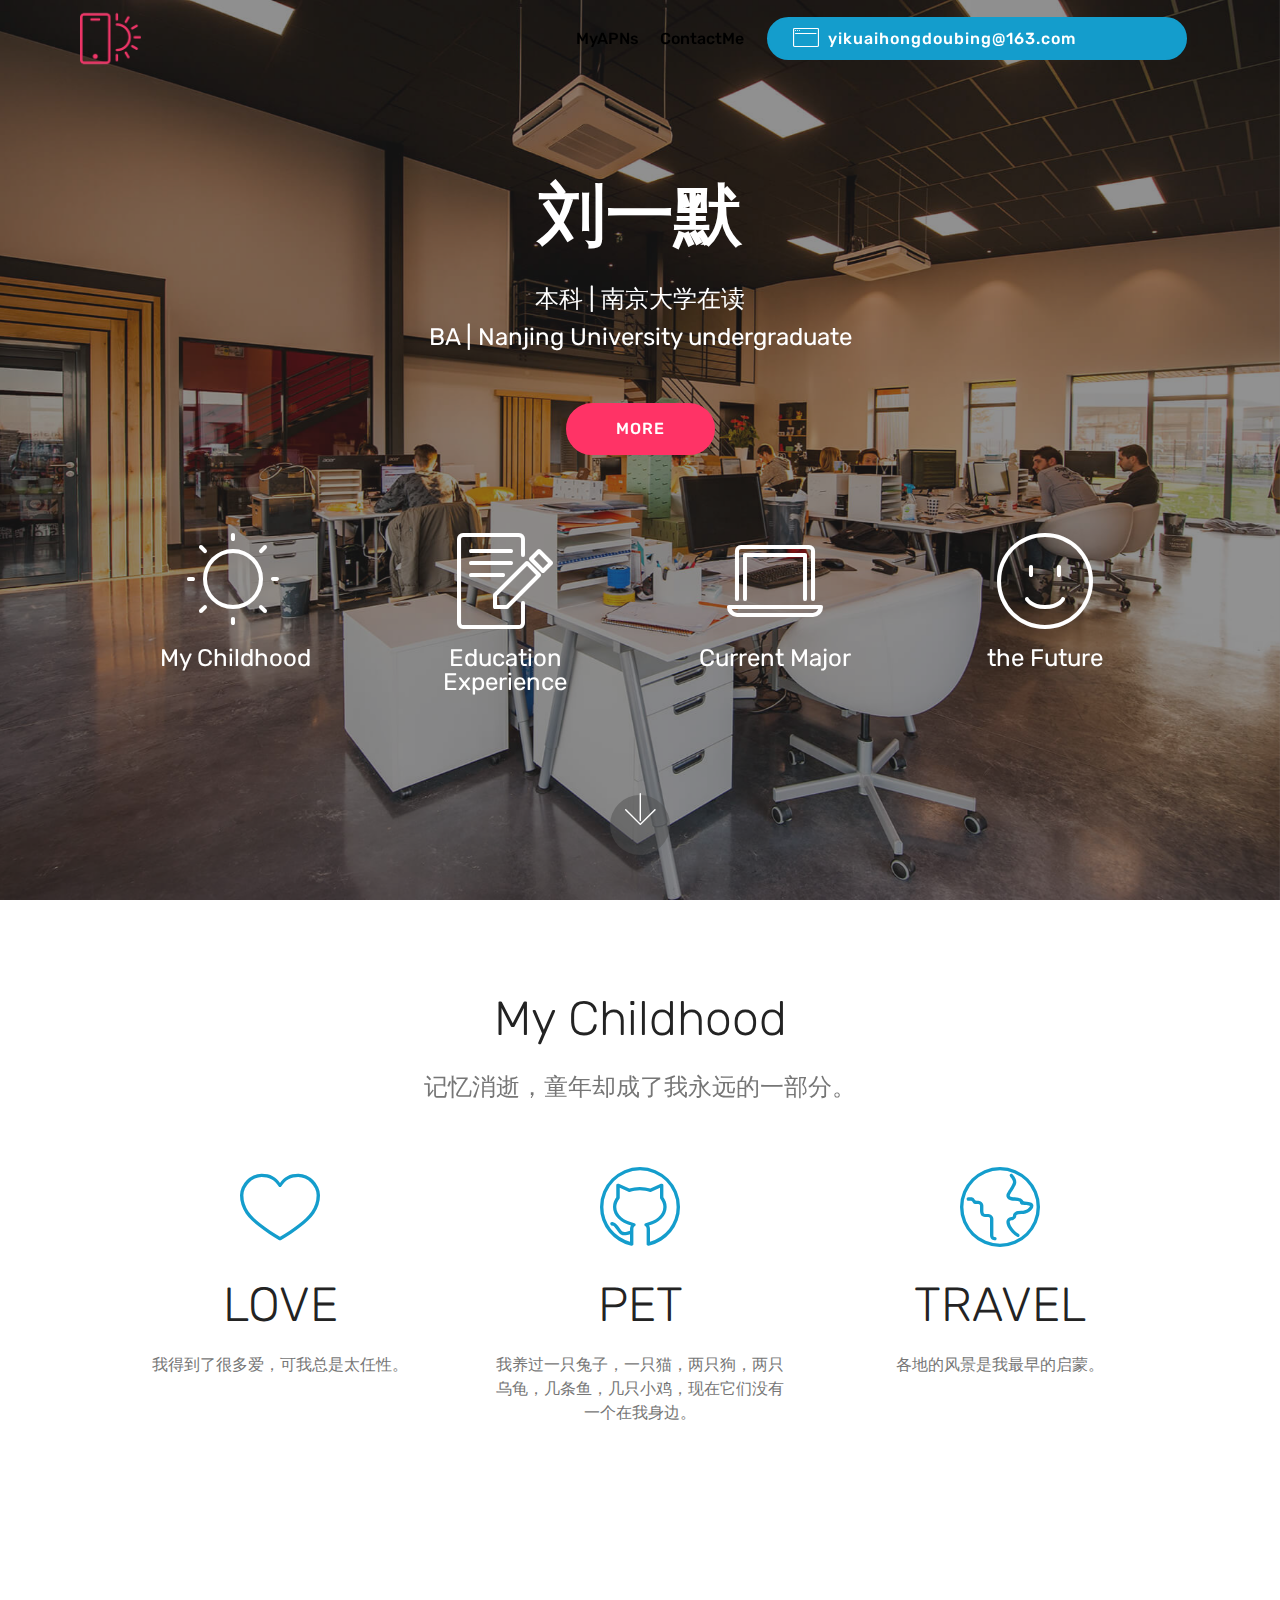
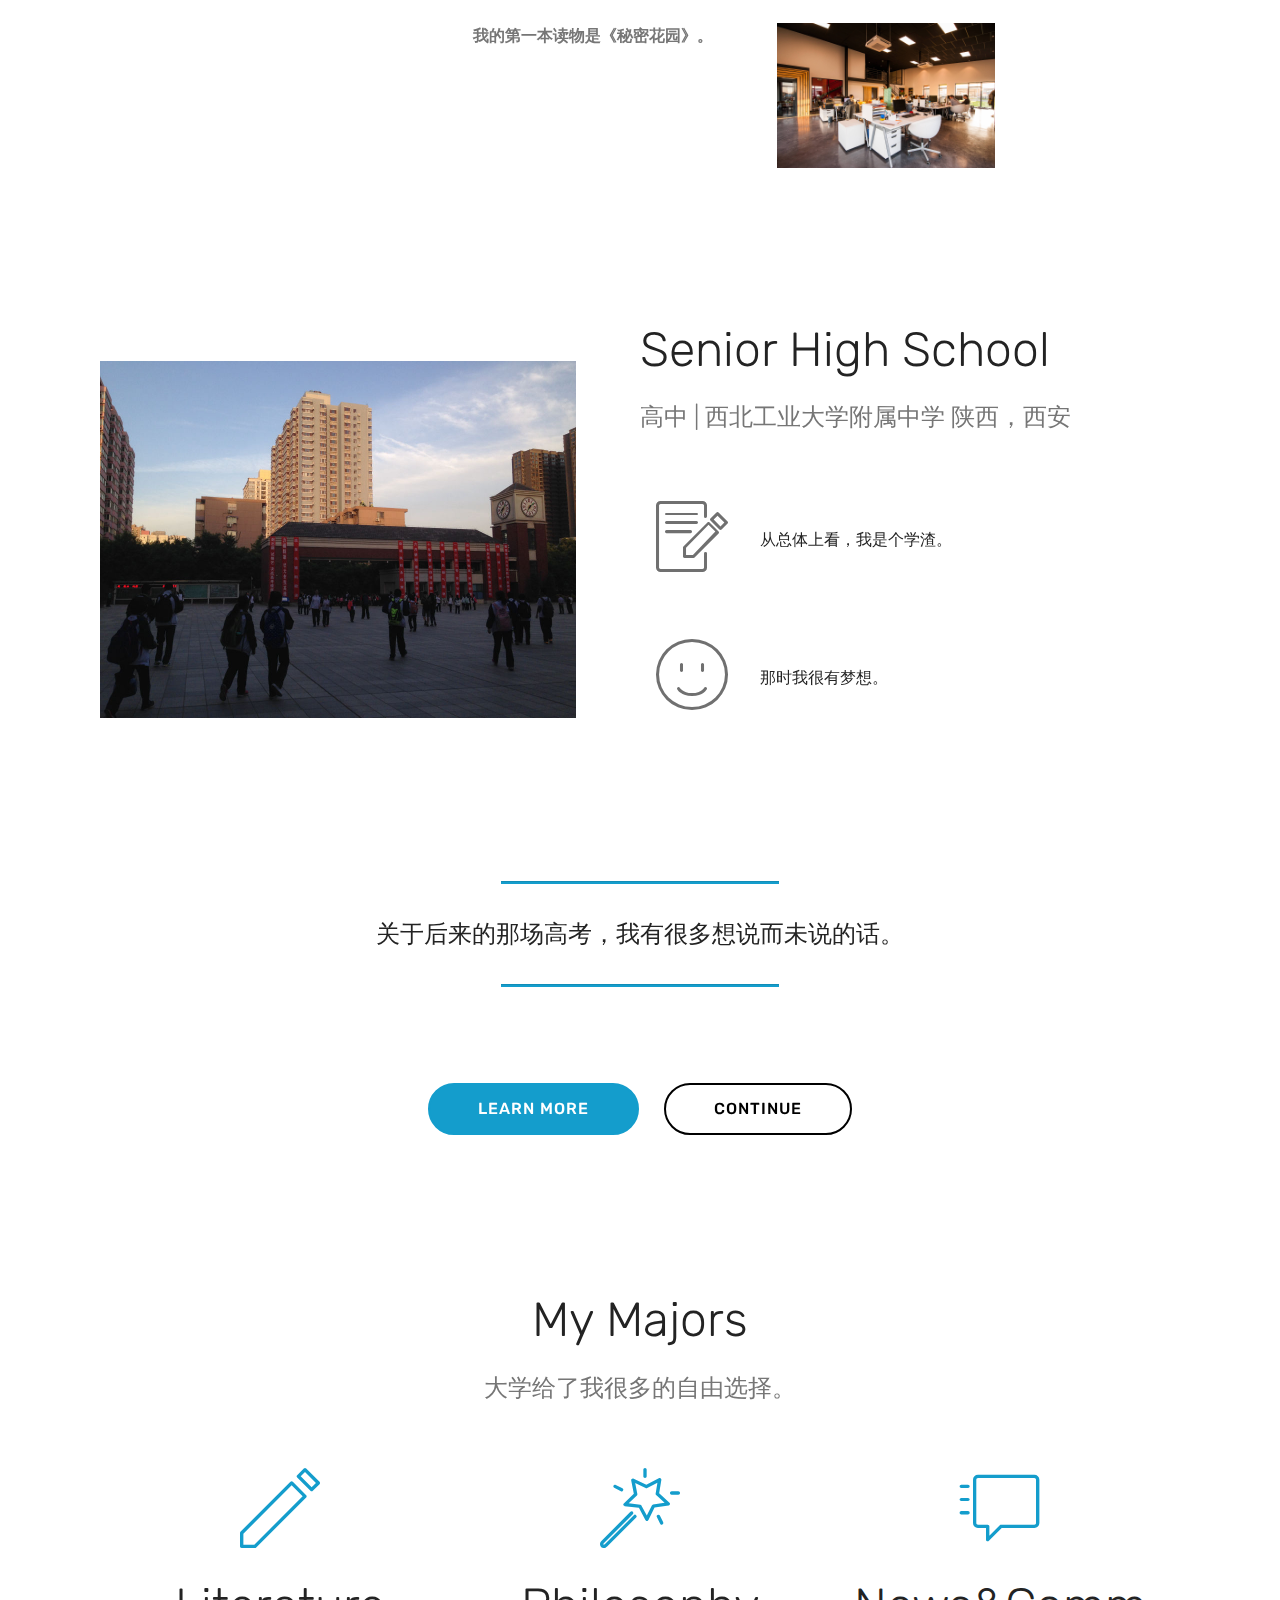
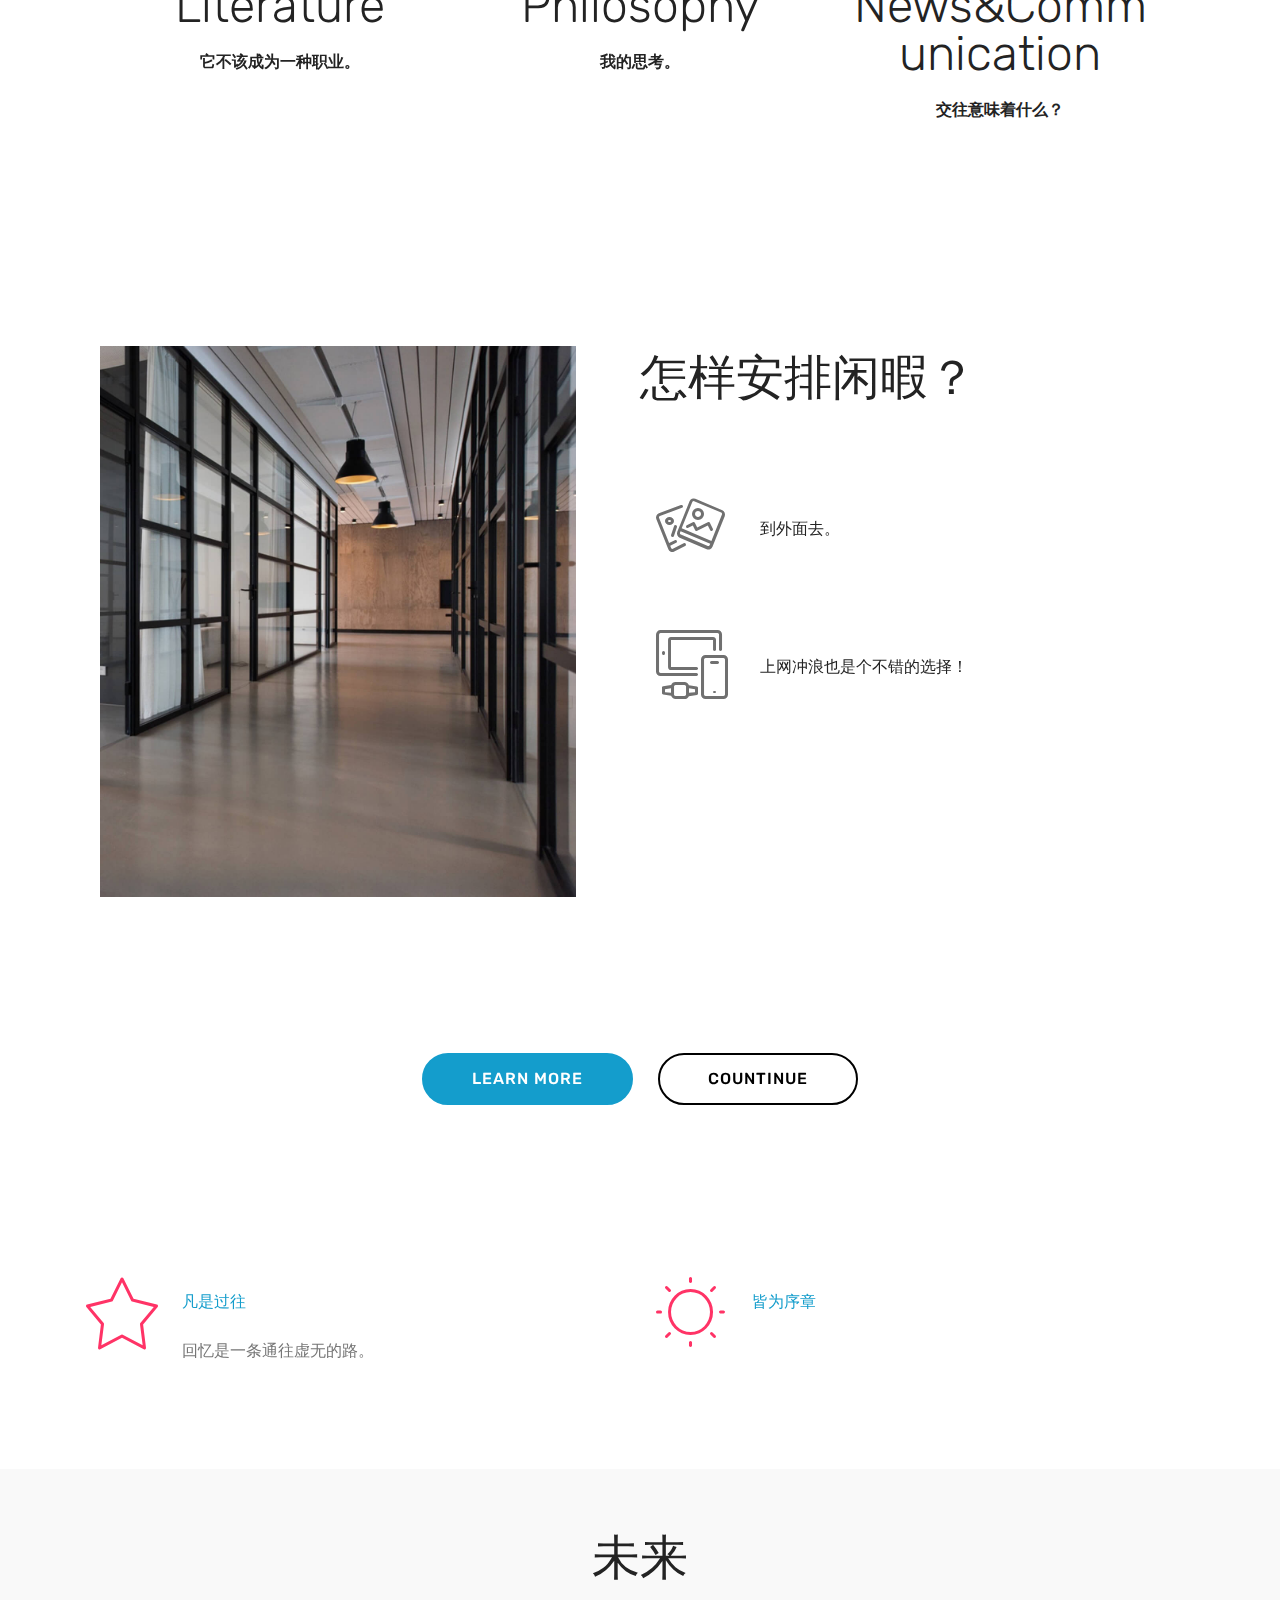
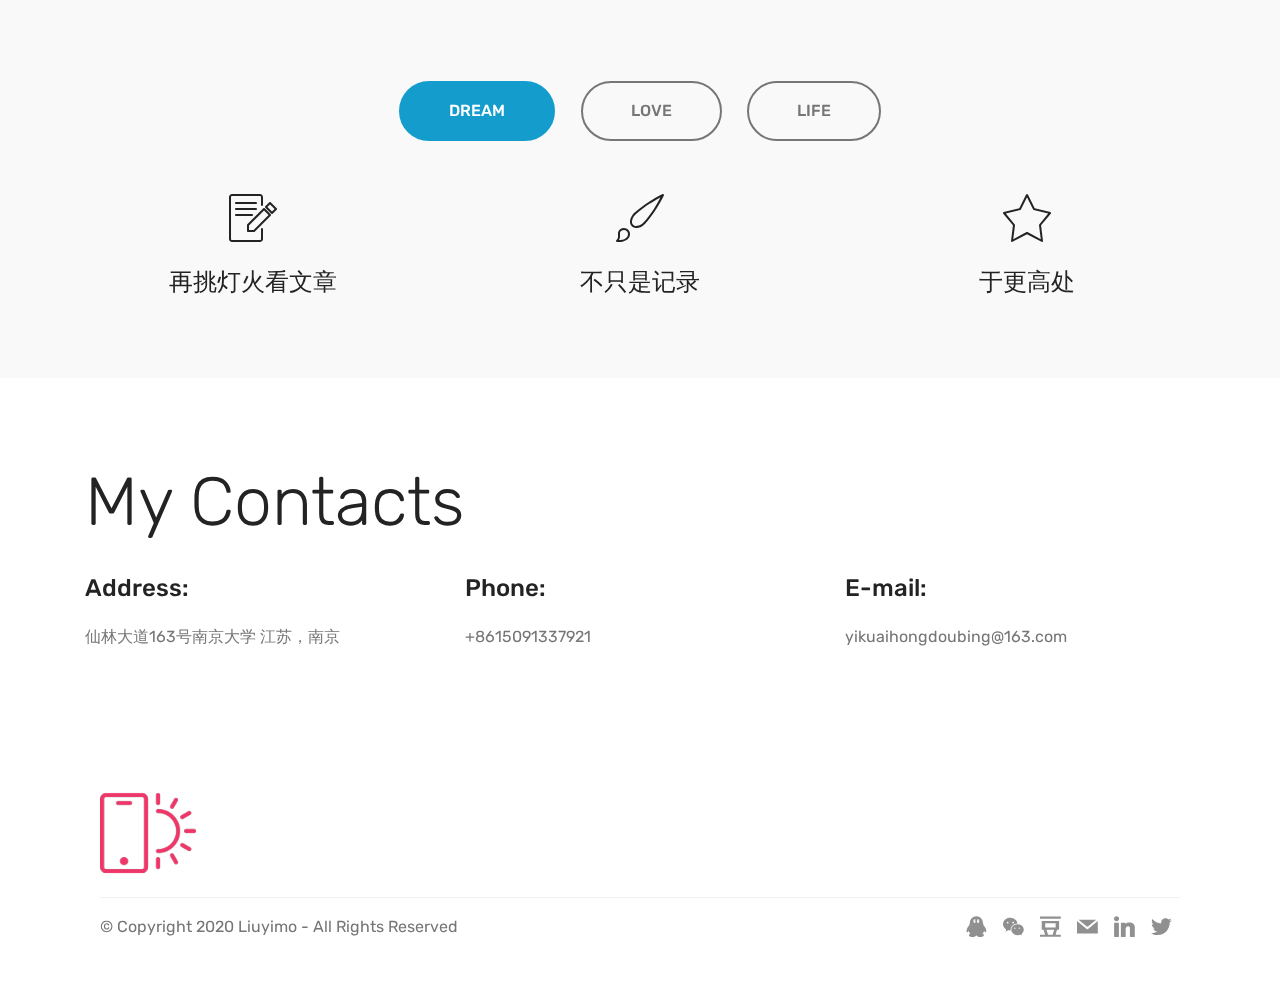
<file: index.html>
<!DOCTYPE html>
<html >
<head>
  <!-- Site made with Mobirise Website Builder v4.9.5, https://mobirise.com -->
  <meta charset="UTF-8">
  <meta http-equiv="X-UA-Compatible" content="IE=edge">
  <meta name="generator" content="Mobirise v4.9.5, mobirise.com">
  <meta name="viewport" content="width=device-width, initial-scale=1, minimum-scale=1">
  <link rel="shortcut icon" href="assets/images/logo2.png" type="image/x-icon">
  <meta name="description" content="">
  <title>Home</title>
  <link rel="stylesheet" href="assets/web/assets/mobirise-icons/mobirise-icons.css">
  <link rel="stylesheet" href="assets/tether/tether.min.css">
  <link rel="stylesheet" href="assets/bootstrap/css/bootstrap.min.css">
  <link rel="stylesheet" href="assets/bootstrap/css/bootstrap-grid.min.css">
  <link rel="stylesheet" href="assets/bootstrap/css/bootstrap-reboot.min.css">
  <link rel="stylesheet" href="assets/socicon/css/styles.css">
  <link rel="stylesheet" href="assets/dropdown/css/style.css">
  <link rel="stylesheet" href="assets/theme/css/style.css">
  <link rel="stylesheet" href="assets/mobirise/css/mbr-additional.css" type="text/css">
  
  
  
</head>
<body>
  <section class="menu cid-rTYYXzVj76" once="menu" id="menu2-d">

    

    <nav class="navbar navbar-expand beta-menu navbar-dropdown align-items-center navbar-fixed-top navbar-toggleable-sm bg-color transparent">
        <button class="navbar-toggler navbar-toggler-right" type="button" data-toggle="collapse" data-target="#navbarSupportedContent" aria-controls="navbarSupportedContent" aria-expanded="false" aria-label="Toggle navigation">
            <div class="hamburger">
                <span></span>
                <span></span>
                <span></span>
                <span></span>
            </div>
        </button>
        <div class="menu-logo">
            <div class="navbar-brand">
                <span class="navbar-logo">
                    <a href="https://mobirise.co">
                        <img src="assets/images/logo2.png" alt="Mobirise" style="height: 3.8rem;">
                    </a>
                </span>
                
            </div>
        </div>
        <div class="collapse navbar-collapse" id="navbarSupportedContent">
            <ul class="navbar-nav nav-dropdown" data-app-modern-menu="true"><li class="nav-item">
                    <a class="nav-link link text-black display-4" href="page1.html">MyAPNs</a>
                </li>
                <li class="nav-item">
                    <a class="nav-link link text-black display-4" href="index.html#contacts2-s">ContactMe</a>
                </li></ul>
            <div class="navbar-buttons mbr-section-btn"><a class="btn btn-sm btn-primary display-4" href="tel:+1-234-567-8901"><span class="mbri-browse mbr-iconfont mbr-iconfont-btn"></span>
                    yikuaihongdoubing@163.com &nbsp; &nbsp; &nbsp; &nbsp; &nbsp; &nbsp; &nbsp; &nbsp;&nbsp;</a></div>
        </div>
    </nav>
</section>

<section class="engine"><a href="https://mobirise.info/g">build your own website</a></section><section class="header12 cid-rTYWZVEaWC mbr-fullscreen mbr-parallax-background" id="header12-6">

    

    <div class="mbr-overlay" style="opacity: 0.5; background-color: rgb(35, 35, 35);">
    </div>

    <div class="container  ">
            <div class="media-container">
                <div class="col-md-12 align-center">
                    <h1 class="mbr-section-title pb-3 mbr-white mbr-bold mbr-fonts-style display-1">刘一默</h1>
                    <p class="mbr-text pb-3 mbr-white mbr-fonts-style display-5">本科 | 南京大学在读<br>BA | Nanjing University undergraduate</p>
                    <div class="mbr-section-btn align-center py-2"><a class="btn btn-md btn-secondary display-4" href="index.html#counters1-n">MORE</a></div>

                    <div class="icons-media-container mbr-white">
                        <div class="card col-12 col-md-6 col-lg-3">
                            <div class="icon-block">
                            <a href="https://mobirise.co/">
                                <span class="mbr-iconfont mbri-sun"></span>
                            </a>
                            </div>
                            <h5 class="mbr-fonts-style display-5"><a href="index.html#counters1-7" class="text-white">My Childhood</a></h5>
                        </div>

                        <div class="card col-12 col-md-6 col-lg-3">
                            <div class="icon-block">
                                <a href="https://mobirise.co/">
                                    <span class="mbr-iconfont mbri-edit"></span>
                                </a>
                            </div>
                            <h5 class="mbr-fonts-style display-5"><a href="index.html#content7-j" class="text-white">Education Experience</a></h5>
                        </div>

                        <div class="card col-12 col-md-6 col-lg-3">
                            <div class="icon-block">
                                <a href="https://mobirise.co/">
                                    <span class="mbr-iconfont mbri-laptop"></span>
                                </a>
                            </div>
                            <h5 class="mbr-fonts-style display-5"><a href="index.html#counters1-n" class="text-white">Current Major</a></h5>
                        </div>

                        <div class="card col-12 col-md-6 col-lg-3">
                            <div class="icon-block">
                                <a href="https://mobirise.co/">
                                    <span class="mbr-iconfont mbri-smile-face"></span>
                                </a>
                            </div>
                            <h5 class="mbr-fonts-style display-5"><a href="index.html#features9-q" class="text-white">the Future</a></h5>
                        </div>
                    </div>
                </div>
            </div>
    </div>

    <div class="mbr-arrow hidden-sm-down" aria-hidden="true">
        <a href="#next">
            <i class="mbri-down mbr-iconfont"></i>
        </a>
    </div>
</section>

<section class="counters1 counters cid-rTYX6vcZeS" id="counters1-7">

    

    

    <div class="container">
        <h2 class="mbr-section-title pb-3 align-center mbr-fonts-style display-2">My Childhood</h2>
        <h3 class="mbr-section-subtitle mbr-fonts-style display-5">记忆消逝，童年却成了我永远的一部分。</h3>

        <div class="container pt-4 mt-2">
            <div class="media-container-row">
                <div class="card p-3 align-center col-12 col-md-6 col-lg-4">
                    <div class="panel-item p-3">
                        <div class="card-img pb-3">
                            <span class="mbr-iconfont mbri-hearth"></span>
                        </div>

                        <div class="card-text">
                            <h3 class="count pt-3 pb-3 mbr-fonts-style display-2">LOVE</h3>
                            <h4 class="mbr-content-title mbr-bold mbr-fonts-style display-7"></h4>
                            <p class="mbr-content-text mbr-fonts-style display-7">我得到了很多爱，可我总是太任性。</p>
                        </div>
                    </div>
                </div>


                <div class="card p-3 align-center col-12 col-md-6 col-lg-4">
                    <div class="panel-item p-3">
                        <div class="card-img pb-3">
                            <span class="mbr-iconfont mbri-github"></span>
                        </div>
                        <div class="card-text">
                            <h3 class="count pt-3 pb-3 mbr-fonts-style display-2">PET</h3>
                            <h4 class="mbr-content-title mbr-bold mbr-fonts-style display-7"></h4>
                            <p class="mbr-content-text mbr-fonts-style display-7">我养过一只兔子，一只猫，两只狗，两只乌龟，几条鱼，几只小鸡，现在它们没有一个在我身边。</p>
                        </div>
                    </div>
                </div>

                <div class="card p-3 align-center col-12 col-md-6 col-lg-4">
                    <div class="panel-item p-3">
                        <div class="card-img pb-3">
                            <span class="mbr-iconfont mbri-globe"></span>
                        </div>
                        <div class="card-text">
                            <h3 class="count pt-3 pb-3 mbr-fonts-style display-2">TRAVEL</h3>
                            <h4 class="mbr-content-title mbr-bold mbr-fonts-style display-7"></h4>
                            <p class="mbr-content-text mbr-fonts-style display-7">各地的风景是我最早的启蒙。</p>
                        </div>
                    </div>
                </div>


                
            </div>
        </div>
   </div>
</section>

<section class="mbr-section content7 cid-rTZ3OHgstc" id="content7-j">
          
    

    <div class="container">
        <div class="media-container-row">
            <div class="col-12 col-md-8">
                <div class="media-container-row">
                    <div class="media-content">
                        <div class="mbr-section-text">
                            <p class="mbr-text align-right mb-0 mbr-fonts-style display-7"><strong>我的第一本读物是《秘密花园》。</strong></p>
                        </div>
                    </div>
                    <div class="mbr-figure" style="width: 60%;">
                     <img src="assets/images/background1.jpg" alt="Mobirise">  
                    </div>
                </div>
            </div>
        </div>
    </div>
</section>

<section class="features11 cid-rTZ3UUEuSC" id="features11-k">

    

    

    <div class="container">   
        <div class="col-md-12">
            <div class="media-container-row">
                <div class="mbr-figure m-auto" style="width: 50%;">
                    <img src="assets/images/img-535-952x714.jpg" alt="Mobirise" title="">
                </div>
                <div class=" align-left aside-content">
                    <h2 class="mbr-title pt-2 mbr-fonts-style display-2">Senior High School</h2>
                    <div class="mbr-section-text">
                        <p class="mbr-text mb-5 pt-3 mbr-light mbr-fonts-style display-5">高中 | 西北工业大学附属中学 陕西，西安</p>
                    </div>

                    <div class="block-content">
                        <div class="card p-3 pr-3">
                            <div class="media">
                                <div class=" align-self-center card-img pb-3">
                                    <span class="mbr-iconfont mbri-edit"></span>
                                </div>     
                                <div class="media-body">
                                    <h4 class="card-title mbr-fonts-style display-7">从总体上看，我是个学渣。</h4>
                                </div>
                            </div>                

                            <div class="card-box">
                                <p class="block-text mbr-fonts-style display-7"></p>
                            </div>
                        </div>

                        <div class="card p-3 pr-3">
                            <div class="media">
                                <div class="align-self-center card-img pb-3">
                                    <span class="mbr-iconfont mbri-smile-face"></span>
                                </div>     
                                <div class="media-body">
                                    <h4 class="card-title mbr-fonts-style display-7">那时我很有梦想。</h4>
                                </div>
                            </div>                

                            <div class="card-box">
                                <p class="block-text mbr-fonts-style display-7"></p>
                            </div>
                        </div>
                    </div>
                </div>
            </div>
        </div> 
    </div>          
</section>

<section class="mbr-section article content9 cid-rTZ47roI6Q" id="content9-l">
    
     

    <div class="container">
        <div class="inner-container" style="width: 100%;">
            <hr class="line" style="width: 25%;">
            <div class="section-text align-center mbr-fonts-style display-5">关于后来的那场高考，我有很多想说而未说的话。</div>
            <hr class="line" style="width: 25%;">
        </div>
        </div>
</section>

<section class="mbr-section content8 cid-rTZ48HDEk5" id="content8-m">

    

    <div class="container">
        <div class="media-container-row title">
            <div class="col-12 col-md-8">
                <div class="mbr-section-btn align-center"><a class="btn btn-primary display-4" href="page1.html">LEARN MORE</a>
                    <a class="btn btn-black-outline display-4" href="index.html#counters1-n">CONTINUE</a></div>
            </div>
        </div>
    </div>
</section>

<section class="counters1 counters cid-rTZ4hnWn6D" id="counters1-n">

    

    

    <div class="container">
        <h2 class="mbr-section-title pb-3 align-center mbr-fonts-style display-2">My Majors</h2>
        <h3 class="mbr-section-subtitle mbr-fonts-style display-5">大学给了我很多的自由选择。</h3>

        <div class="container pt-4 mt-2">
            <div class="media-container-row">
                <div class="card p-3 align-center col-12 col-md-6 col-lg-4">
                    <div class="panel-item p-3">
                        <div class="card-img pb-3">
                            <span class="mbr-iconfont mbri-edit2"></span>
                        </div>

                        <div class="card-text">
                            <h3 class="count pt-3 pb-3 mbr-fonts-style display-2">Literature</h3>
                            <h4 class="mbr-content-title mbr-bold mbr-fonts-style display-7">它不该成为一种职业。</h4>
                            <p class="mbr-content-text mbr-fonts-style display-7"></p>
                        </div>
                    </div>
                </div>


                <div class="card p-3 align-center col-12 col-md-6 col-lg-4">
                    <div class="panel-item p-3">
                        <div class="card-img pb-3">
                            <span class="mbr-iconfont mbri-magic-stick"></span>
                        </div>
                        <div class="card-text">
                            <h3 class="count pt-3 pb-3 mbr-fonts-style display-2">Philosophy</h3>
                            <h4 class="mbr-content-title mbr-bold mbr-fonts-style display-7">我的思考。</h4>
                            <p class="mbr-content-text mbr-fonts-style display-7"></p>
                        </div>
                    </div>
                </div>

                <div class="card p-3 align-center col-12 col-md-6 col-lg-4">
                    <div class="panel-item p-3">
                        <div class="card-img pb-3">
                            <span class="mbr-iconfont mbri-help"></span>
                        </div>
                        <div class="card-text">
                            <h3 class="count pt-3 pb-3 mbr-fonts-style display-2">News&amp;Communication</h3>
                            <h4 class="mbr-content-title mbr-bold mbr-fonts-style display-7">交往意味着什么？</h4>
                            <p class="mbr-content-text mbr-fonts-style display-7"></p>
                        </div>
                    </div>
                </div>


                
            </div>
        </div>
   </div>
</section>

<section class="features11 cid-rTZ4uek9b9" id="features11-o">

    

    

    <div class="container">   
        <div class="col-md-12">
            <div class="media-container-row">
                <div class="mbr-figure m-auto" style="width: 50%;">
                    <img src="assets/images/background9.jpg" alt="Mobirise" title="">
                </div>
                <div class=" align-left aside-content">
                    <h2 class="mbr-title pt-2 mbr-fonts-style display-2">怎样安排闲暇？</h2>
                    <div class="mbr-section-text">
                        <p class="mbr-text mb-5 pt-3 mbr-light mbr-fonts-style display-5"></p>
                    </div>

                    <div class="block-content">
                        <div class="card p-3 pr-3">
                            <div class="media">
                                <div class=" align-self-center card-img pb-3">
                                    <span class="mbr-iconfont mbri-image-gallery"></span>
                                </div>     
                                <div class="media-body">
                                    <h4 class="card-title mbr-fonts-style display-7">到外面去。</h4>
                                </div>
                            </div>                

                            <div class="card-box">
                                <p class="block-text mbr-fonts-style display-7"></p>
                            </div>
                        </div>

                        <div class="card p-3 pr-3">
                            <div class="media">
                                <div class="align-self-center card-img pb-3">
                                    <span class="mbr-iconfont mbri-devices"></span>
                                </div>     
                                <div class="media-body">
                                    <h4 class="card-title mbr-fonts-style display-7">上网冲浪也是个不错的选择！</h4>
                                </div>
                            </div>                

                            <div class="card-box">
                                <p class="block-text mbr-fonts-style display-7"></p>
                            </div>
                        </div>
                    </div>
                </div>
            </div>
        </div> 
    </div>          
</section>

<section class="mbr-section content8 cid-rTZ4vwIj8x" id="content8-p">

    

    <div class="container">
        <div class="media-container-row title">
            <div class="col-12 col-md-8">
                <div class="mbr-section-btn align-center"><a class="btn btn-primary display-4" href="index.html#features9-q">LEARN MORE</a>
                    <a class="btn btn-black-outline display-4" href="page2.html">COUNTINUE</a></div>
            </div>
        </div>
    </div>
</section>

<section class="features9 cid-rTZ4x8GzQS" id="features9-q">

    

    
    <div class="container">
        <div class="row justify-content-center">
            <div class="card p-3 col-12 col-md-6">
                <div class="media-container-row">
                    <div class="card-img pr-2">
                        <span class="mbr-iconfont mbri-star"></span>
                    </div>
                    <div class="card-box">
                        <h4 class="card-title py-3 mbr-fonts-style display-7"><a href="index.html#counters1-7">凡是过往</a></h4>
                        <p class="mbr-text mbr-fonts-style display-7">回忆是一条通往虚无的路。</p>
                    </div>
                </div>
            </div>

            <div class="card p-3 col-12 col-md-6">
                <div class="media-container-row">
                    <div class="card-img pr-2">
                        <span class="mbr-iconfont mbri-sun"></span>
                    </div>
                    <div class="card-box">
                        <h4 class="card-title py-3 mbr-fonts-style display-7"><a href="index.html#tabs3-r">皆为序章</a></h4>
                        <p class="mbr-text mbr-fonts-style display-7"></p>
                    </div>
                </div>
            </div>

            

            
        </div>
    </div>
</section>

<section class="tabs3 cid-rTZ4FDoCmt" id="tabs3-r">

    

    

    <div class="container">
        <h2 class="mbr-section-title align-center pb-3 mbr-fonts-style display-2">未来</h2>
        <h3 class="mbr-section-subtitle  display-5 align-center mbr-light mbr-fonts-style"></h3>
    </div>
    <div class="container-fluid">
        <div class="row tabcont">
            <ul class="nav nav-tabs pt-3 mt-5" role="tablist">
                <li class="nav-item mbr-fonts-style"><a class="nav-link show active display-7" role="tab" data-toggle="tab" href="#tabs3-r_tab0" aria-selected="true">DREAM</a></li>
                <li class="nav-item mbr-fonts-style"><a class="nav-link  show display-7" role="tab" data-toggle="tab" href="#tabs3-r_tab1" aria-selected="false">LOVE</a></li>
                <li class="nav-item mbr-fonts-style"><a class="nav-link show active display-7" role="tab" data-toggle="tab" href="#tabs3-r_tab2" aria-selected="true">LIFE</a></li>
                
                
                
            </ul>
        </div>
    </div>

    <div class="container">
        <div class="row px-1">
            <div class="tab-content">
                <div id="tab1" class="tab-pane in active mbr-table" role="tabpanel">
                    <div class="row tab-content-row">
                        <div class="col-xs-12 col-md-6 col-lg-4">
                            <div class="card-img ">
                                <span class="mbr-iconfont mbri-edit"></span>
                            </div>
                            <h4 class="mbr-element-title  align-center mbr-fonts-style pb-2 display-5">再挑灯火看文章</h4>
                            <p class="mbr-section-text  align-center mbr-fonts-style display-7"></p>
                        </div>

                        <div class="col-xs-12 col-md-6 col-lg-4">
                            <div class="card-img ">
                                <span class="mbr-iconfont mbri-change-style"></span>
                            </div>
                            <h4 class="mbr-element-title  align-center mbr-fonts-style pb-2 display-5">不只是记录</h4>
                            <p class="mbr-section-text  align-center mbr-fonts-style display-7"></p>
                        </div>

                        <div class="col-xs-12 col-md-6 col-lg-4">
                            <div class="card-img ">
                                <span class="mbr-iconfont mbri-star"></span>
                            </div>
                            <h4 class="mbr-element-title  align-center mbr-fonts-style pb-2 display-5">于更高处</h4>
                            <p class="mbr-section-text  align-center mbr-fonts-style display-7"></p>
                        </div>

                        
                    </div>
                </div>

                <div id="tab2" class="tab-pane  mbr-table" role="tabpanel">
                    <div class="row tab-content-row">
                        <div class="col-xs-12 col-md-6 col-lg-4">
                            <div class="card-img ">
                                <span class="mbr-iconfont mbri-hearth"></span>
                            </div>
                            <h4 class="mbr-element-title  align-center mbr-fonts-style pb-2 display-5">Hi, Dear</h4>
                            <p class="mbr-section-text  align-center mbr-fonts-style display-7"></p>
                        </div>

                        <div class="col-xs-12 col-md-6 col-lg-4">
                            <div class="card-img ">
                                <span class="mbr-iconfont mbri-users"></span>
                            </div>
                            <h4 class="mbr-element-title  align-center mbr-fonts-style pb-2 display-5">Family</h4>
                            <p class="mbr-section-text  align-center mbr-fonts-style display-7"></p>
                        </div>

                        <div class="col-xs-12 col-md-6 col-lg-4">
                            <div class="card-img ">
                                <span class="mbr-iconfont mbri-hot-cup"></span>
                            </div>
                            <h4 class="mbr-element-title  align-center mbr-fonts-style pb-2 display-5">Love Life</h4>
                            <p class="mbr-section-text  align-center mbr-fonts-style display-7"></p>
                        </div>

                        
                    </div>
                </div>

                <div id="tab3" class="tab-pane  mbr-table" role="tabpanel">
                    <div class="row tab-content-row">
                        <div class="col-xs-12 col-md-6 col-lg-4">
                            <div class="card-img ">
                                <span class="mbr-iconfont mbri-laptop"></span>
                            </div>
                            <h4 class="mbr-element-title  align-center mbr-fonts-style pb-2 display-5">Work</h4>
                            <p class="mbr-section-text  align-center mbr-fonts-style display-7"></p>
                        </div>

                        <div class="col-xs-12 col-md-6 col-lg-4">
                            <div class="card-img ">
                                <span class="mbr-iconfont mbri-home"></span>
                            </div>
                            <h4 class="mbr-element-title  align-center mbr-fonts-style pb-2 display-5">Home</h4>
                            <p class="mbr-section-text  align-center mbr-fonts-style display-7"></p>
                        </div>

                        <div class="col-xs-12 col-md-6 col-lg-4">
                            <div class="card-img ">
                                <span class="mbr-iconfont mbri-globe"></span>
                            </div>
                            <h4 class="mbr-element-title  align-center mbr-fonts-style pb-2 display-5">Travel</h4>
                            <p class="mbr-section-text  align-center mbr-fonts-style display-7"></p>
                        </div>

                        
                    </div>
                </div>

                <div id="tab4" class="tab-pane  mbr-table" role="tabpanel">
                    <div class="row tab-content-row">
                        <div class="col-xs-12 col-md-6 col-lg-4">
                            <div class="card-img ">
                                <span class="mbri-responsive mbr-iconfont"></span>
                            </div>
                            <h4 class="mbr-element-title  align-center mbr-fonts-style pb-2 display-5">
                                MOBILE FRIENDLY
                            </h4>
                            <p class="mbr-section-text  align-center mbr-fonts-style display-7">
                                No special actions required, all sites you make with Mobirise are mobile-friendly. You don't have to create a special mobile version of your site, it will adapt automagically.
                            </p>
                        </div>

                        <div class="col-xs-12 col-md-6 col-lg-4">
                            <div class="card-img ">
                                <span class="mbri-responsive mbr-iconfont"></span>
                            </div>
                            <h4 class="mbr-element-title  align-center mbr-fonts-style pb-2 display-5">
                                MOBILE FRIENDLY
                            </h4>
                            <p class="mbr-section-text  align-center mbr-fonts-style display-7">
                                No special actions required, all sites you make with Mobirise are mobile-friendly. You don't have to create a special mobile version of your site, it will adapt automagically.
                            </p>
                        </div>

                        <div class="col-xs-12 col-md-6 col-lg-4">
                            <div class="card-img ">
                                <span class="mbri-responsive mbr-iconfont"></span>
                            </div>
                            <h4 class="mbr-element-title  align-center mbr-fonts-style pb-2 display-5">
                                MOBILE FRIENDLY
                            </h4>
                            <p class="mbr-section-text  align-center mbr-fonts-style display-7">
                                No special actions required, all sites you make with Mobirise are mobile-friendly. You don't have to create a special mobile version of your site, it will adapt automagically.
                            </p>
                        </div>

                        
                    </div>
                </div>

                <div id="tab5" class="tab-pane  mbr-table" role="tabpanel">
                    <div class="row tab-content-row">
                        <div class="col-xs-12 col-md-6 col-lg-4">
                            <div class="card-img ">
                                <span class="mbri-bootstrap mbr-iconfont"></span>
                            </div>
                            <h4 class="mbr-element-title  align-center mbr-fonts-style pb-2 display-5">
                                IT'S EASY AND SIMPLE
                            </h4>
                            <p class="mbr-section-text  align-center mbr-fonts-style display-7">
                                Cut down the development time with drag-and-drop website builder. Drop the blocks into the page, edit content inline and publish - no technical skills required.
                            </p>
                        </div>

                        <div class="col-xs-12 col-md-6 col-lg-4">
                            <div class="card-img ">
                                <span class="mbri-bootstrap mbr-iconfont"></span>
                            </div>
                            <h4 class="mbr-element-title  align-center mbr-fonts-style pb-2 display-5">
                                IT'S EASY AND SIMPLE
                            </h4>
                            <p class="mbr-section-text  align-center mbr-fonts-style display-7">
                                Cut down the development time with drag-and-drop website builder. Drop the blocks into the page, edit content inline and publish - no technical skills required.
                            </p>
                        </div>

                        <div class="col-xs-12 col-md-6 col-lg-4">
                            <div class="card-img ">
                                <span class="mbri-bootstrap mbr-iconfont"></span>
                            </div>
                            <h4 class="mbr-element-title  align-center mbr-fonts-style pb-2 display-5">
                                IT'S EASY AND SIMPLE
                            </h4>
                            <p class="mbr-section-text  align-center mbr-fonts-style display-7">
                                Cut down the development time with drag-and-drop website builder. Drop the blocks into the page, edit content inline and publish - no technical skills required.
                            </p>
                        </div>

                        
                    </div>
                </div>

                <div id="tab6" class="tab-pane  mbr-table" role="tabpanel">
                    <div class="row tab-content-row">
                        <div class="col-xs-12 col-md-6 col-lg-4">
                            <div class="card-img ">
                                <span class="mbri-extension mbr-iconfont"></span>
                            </div>
                            <h4 class="mbr-element-title  align-center mbr-fonts-style pb-2 display-5">
                                TRENDY WEBSITE BLOCKS
                            </h4>
                            <p class="mbr-section-text  align-center mbr-fonts-style display-7">
                                Choose from the large selection  pre-made blocks - full-screen intro, bootstrap carousel, slider, responsive image gallery with, parallax scrolling, sticky header and more.
                            </p>
                        </div>

                        <div class="col-xs-12 col-md-6 col-lg-4">
                            <div class="card-img ">
                                <span class="mbri-extension mbr-iconfont"></span>
                            </div>
                            <h4 class="mbr-element-title  align-center mbr-fonts-style pb-2 display-5">
                                TRENDY WEBSITE BLOCKS
                            </h4>
                            <p class="mbr-section-text  align-center mbr-fonts-style display-7">
                                Choose from the large selection  pre-made blocks - full-screen intro, bootstrap carousel, slider, responsive image gallery with, parallax scrolling, sticky header and more.
                            </p>
                        </div>

                        <div class="col-xs-12 col-md-6 col-lg-4">
                            <div class="card-img ">
                                <span class="mbri-extension mbr-iconfont"></span>
                            </div>
                            <h4 class="mbr-element-title  align-center mbr-fonts-style pb-2 display-5">
                                TRENDY WEBSITE BLOCKS
                            </h4>
                            <p class="mbr-section-text  align-center mbr-fonts-style display-7">
                                Choose from the large selection  pre-made blocks - full-screen intro, bootstrap carousel, slider, responsive image gallery with, parallax scrolling, sticky header and more.
                            </p>
                        </div>

                        
                    </div>
                </div>
            </div>
        </div>
    </div>
</section>

<section class="mbr-section contacts2 cid-rTZ4WsSCf4" id="contacts2-s">
    <!---->
    
    <!---->
    <!--Overlay-->
    
    <!--Container-->
    <div class="container">
        <div class="row">
            <!--Titles-->
            <div class="title col-12">
                <h2 class="align-left mbr-fonts-style display-1">My Contacts
                </h2>
                
            </div>
            <div class="col-12">
                <div class="row justify-content-center">
                    <div class="col-12 col-md-4">
                        <div class="b b-adress">
                            <h5 class="align-left mbr-fonts-style m-0 display-5">
                                Address:
                            </h5>
                            <p class="mbr-text align-left mbr-fonts-style display-7">仙林大道163号南京大学 江苏，南京</p>
                        </div>
                    </div>
                    <div class="col-12 col-md-4">
                        <div class="b b-phone">
                            <h5 class="align-left mbr-fonts-style m-0 display-5">
                                Phone:
                            </h5>
                            <p class="mbr-text align-left mbr-fonts-style display-7">+8615091337921</p>
                        </div>
                    </div>
                    <div class="col-12 col-md-4">
                        <div class="b b-mail">
                            <h5 class="align-left mbr-fonts-style m-0 display-5">
                                E-mail:
                            </h5>
                            <p class="mbr-text align-left mbr-fonts-style display-7">yikuaihongdoubing@163.com</p>
                        </div>
                    </div>
                </div>
            </div>
        </div>
    </div>
</section>

<section class="cid-rTZ56zGwL3" id="footer5-t">

    

    

    <div class="container">
        <div class="media-container-row">
            <div class="col-md-3">
                <div class="media-wrap">
                    <a href="https://mobirise.co/">
                       <img src="assets/images/logo2.png" alt="Mobirise">
                    </a>
                </div>
            </div>
            <div class="col-md-9">
                <p class="mbr-text align-right links mbr-fonts-style display-7">&nbsp; &nbsp; &nbsp;&nbsp; &nbsp; &nbsp; &nbsp; &nbsp; &nbsp; &nbsp; &nbsp; &nbsp; &nbsp; &nbsp; &nbsp; &nbsp;&nbsp;&nbsp; &nbsp; &nbsp; &nbsp; &nbsp; &nbsp; &nbsp; &nbsp; &nbsp; &nbsp; &nbsp; &nbsp; &nbsp;&nbsp;</p>
            </div>
        </div>
        <div class="footer-lower">
            <div class="media-container-row">
                <div class="col-md-12">
                    <hr>
                </div>
            </div>
            <div class="media-container-row mbr-white">
                <div class="col-md-6 copyright">
                    <p class="mbr-text mbr-fonts-style display-7">
                        © Copyright 2020 Liuyimo - All Rights Reserved
                    </p>
                </div>
                <div class="col-md-6">
                    <div class="social-list align-right">
                        <div class="soc-item">
                            <a href="https://twitter.com/mobirise" target="_blank">
                                <span class="mbr-iconfont mbr-iconfont-social socicon-qq socicon"></span>
                            </a>
                        </div>
                        <div class="soc-item">
                            <a href="https://www.facebook.com/pages/Mobirise/1616226671953247" target="_blank">
                                <span class="mbr-iconfont mbr-iconfont-social socicon-wechat socicon"></span>
                            </a>
                        </div>
                        <div class="soc-item">
                            <a href="https://www.youtube.com/c/mobirise" target="_blank">
                                <span class="mbr-iconfont mbr-iconfont-social socicon-douban socicon"></span>
                            </a>
                        </div>
                        <div class="soc-item">
                            <a href="https://instagram.com/mobirise" target="_blank">
                                <span class="mbr-iconfont mbr-iconfont-social socicon-mail socicon"></span>
                            </a>
                        </div>
                        <div class="soc-item">
                            <a href="https://plus.google.com/u/0/+Mobirise" target="_blank">
                                <span class="mbr-iconfont mbr-iconfont-social socicon-linkedin socicon"></span>
                            </a>
                        </div>
                        <div class="soc-item">
                            <a href="https://www.behance.net/Mobirise" target="_blank">
                                <span class="mbr-iconfont mbr-iconfont-social socicon-twitter socicon"></span>
                            </a>
                        </div>
                    </div>
                </div>
            </div>
        </div>
    </div>
</section>


  <script src="assets/web/assets/jquery/jquery.min.js"></script>
  <script src="assets/popper/popper.min.js"></script>
  <script src="assets/tether/tether.min.js"></script>
  <script src="assets/bootstrap/js/bootstrap.min.js"></script>
  <script src="assets/smoothscroll/smooth-scroll.js"></script>
  <script src="assets/vimeoplayer/jquery.mb.vimeo_player.js"></script>
  <script src="assets/viewportchecker/jquery.viewportchecker.js"></script>
  <script src="assets/dropdown/js/script.min.js"></script>
  <script src="assets/touchswipe/jquery.touch-swipe.min.js"></script>
  <script src="assets/mbr-tabs/mbr-tabs.js"></script>
  <script src="assets/parallax/jarallax.min.js"></script>
  <script src="assets/theme/js/script.js"></script>
  
  
</body>
</html>
</file>
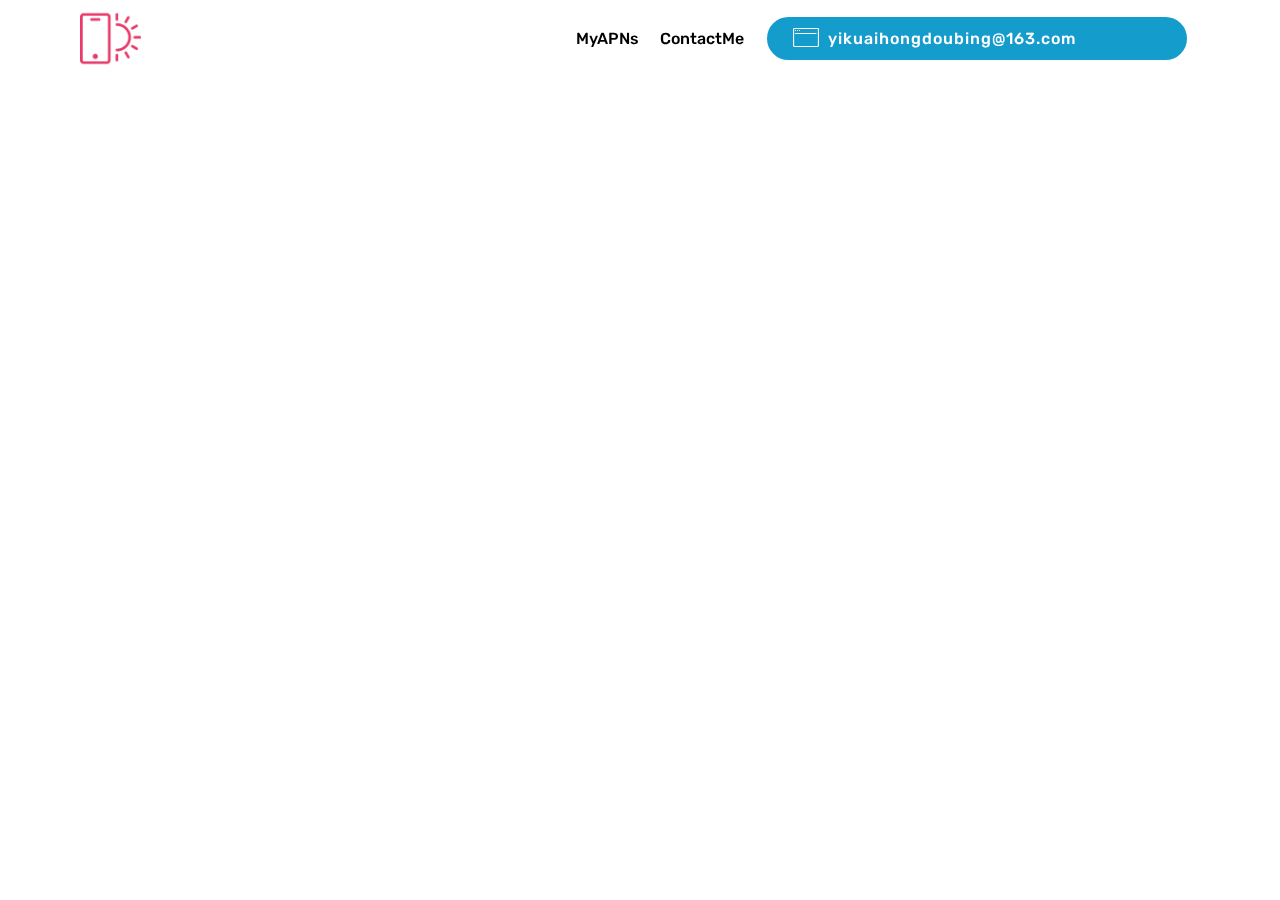
<file: page1.html>
<!DOCTYPE html>
<html >
<head>
  <!-- Site made with Mobirise Website Builder v4.9.5, https://mobirise.com -->
  <meta charset="UTF-8">
  <meta http-equiv="X-UA-Compatible" content="IE=edge">
  <meta name="generator" content="Mobirise v4.9.5, mobirise.com">
  <meta name="viewport" content="width=device-width, initial-scale=1, minimum-scale=1">
  <link rel="shortcut icon" href="assets/images/logo2.png" type="image/x-icon">
  <meta name="description" content="Web Page Builder Description">
  <title>Page 1</title>
  <link rel="stylesheet" href="assets/web/assets/mobirise-icons/mobirise-icons.css">
  <link rel="stylesheet" href="assets/tether/tether.min.css">
  <link rel="stylesheet" href="assets/bootstrap/css/bootstrap.min.css">
  <link rel="stylesheet" href="assets/bootstrap/css/bootstrap-grid.min.css">
  <link rel="stylesheet" href="assets/bootstrap/css/bootstrap-reboot.min.css">
  <link rel="stylesheet" href="assets/dropdown/css/style.css">
  <link rel="stylesheet" href="assets/theme/css/style.css">
  <link rel="stylesheet" href="assets/mobirise/css/mbr-additional.css" type="text/css">
  
  
  
</head>
<body>
  <section class="menu cid-rTYYXzVj76" once="menu" id="menu2-e">

    

    <nav class="navbar navbar-expand beta-menu navbar-dropdown align-items-center navbar-fixed-top navbar-toggleable-sm bg-color transparent">
        <button class="navbar-toggler navbar-toggler-right" type="button" data-toggle="collapse" data-target="#navbarSupportedContent" aria-controls="navbarSupportedContent" aria-expanded="false" aria-label="Toggle navigation">
            <div class="hamburger">
                <span></span>
                <span></span>
                <span></span>
                <span></span>
            </div>
        </button>
        <div class="menu-logo">
            <div class="navbar-brand">
                <span class="navbar-logo">
                    <a href="https://mobirise.co">
                        <img src="assets/images/logo2.png" alt="Mobirise" style="height: 3.8rem;">
                    </a>
                </span>
                
            </div>
        </div>
        <div class="collapse navbar-collapse" id="navbarSupportedContent">
            <ul class="navbar-nav nav-dropdown" data-app-modern-menu="true"><li class="nav-item">
                    <a class="nav-link link text-black display-4" href="page1.html">MyAPNs</a>
                </li>
                <li class="nav-item">
                    <a class="nav-link link text-black display-4" href="index.html#contacts2-s">ContactMe</a>
                </li></ul>
            <div class="navbar-buttons mbr-section-btn"><a class="btn btn-sm btn-primary display-4" href="tel:+1-234-567-8901"><span class="mbri-browse mbr-iconfont mbr-iconfont-btn"></span>
                    yikuaihongdoubing@163.com &nbsp; &nbsp; &nbsp; &nbsp; &nbsp; &nbsp; &nbsp; &nbsp;&nbsp;</a></div>
        </div>
    </nav>
</section>


  <section class="engine"><a href="https://mobirise.info/b">how to create your own website</a></section><script src="assets/web/assets/jquery/jquery.min.js"></script>
  <script src="assets/popper/popper.min.js"></script>
  <script src="assets/tether/tether.min.js"></script>
  <script src="assets/bootstrap/js/bootstrap.min.js"></script>
  <script src="assets/smoothscroll/smooth-scroll.js"></script>
  <script src="assets/dropdown/js/script.min.js"></script>
  <script src="assets/touchswipe/jquery.touch-swipe.min.js"></script>
  <script src="assets/theme/js/script.js"></script>
  
  
</body>
</html>
</file>
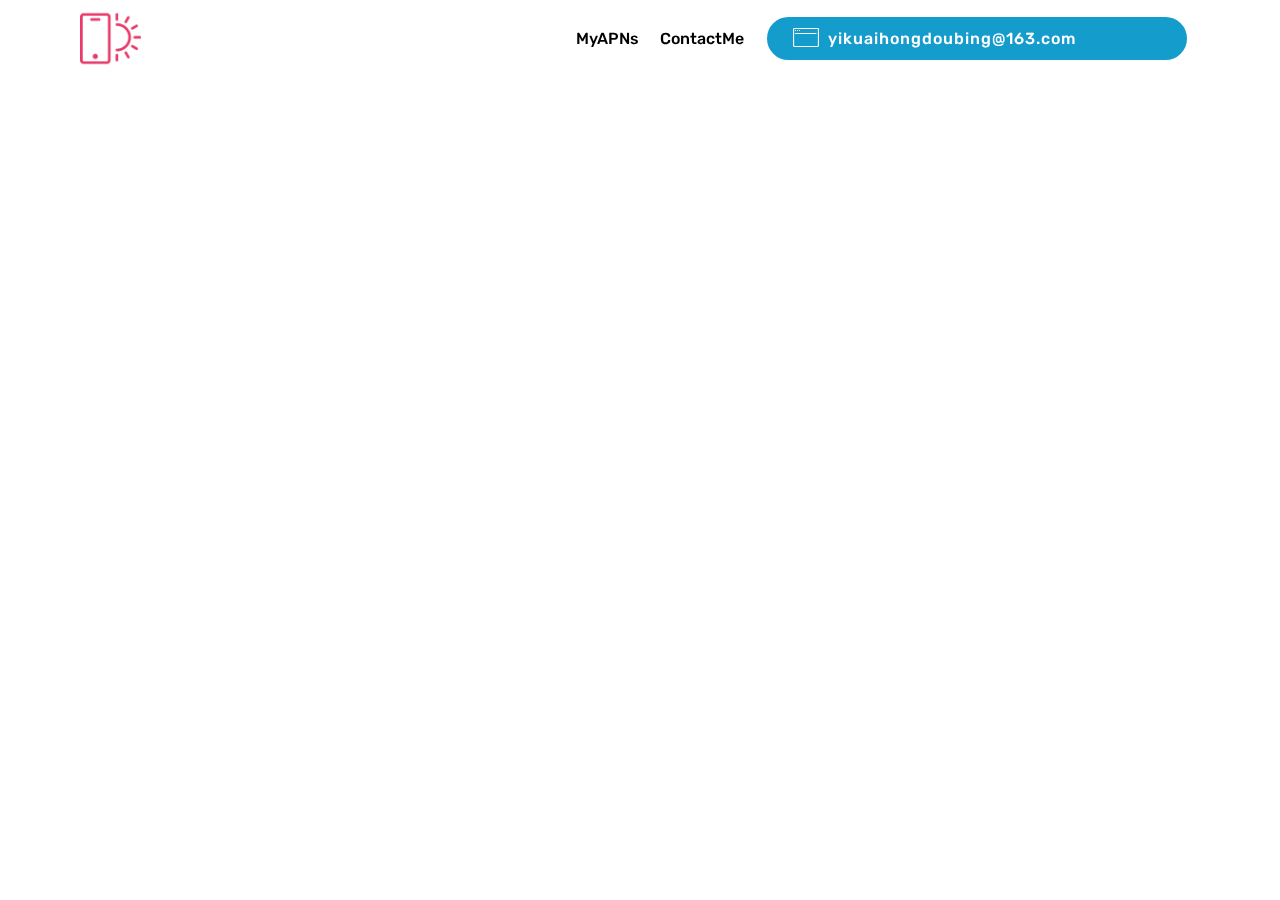
<file: page2.html>
<!DOCTYPE html>
<html >
<head>
  <!-- Site made with Mobirise Website Builder v4.9.5, https://mobirise.com -->
  <meta charset="UTF-8">
  <meta http-equiv="X-UA-Compatible" content="IE=edge">
  <meta name="generator" content="Mobirise v4.9.5, mobirise.com">
  <meta name="viewport" content="width=device-width, initial-scale=1, minimum-scale=1">
  <link rel="shortcut icon" href="assets/images/logo2.png" type="image/x-icon">
  <meta name="description" content="Website Builder Description">
  <title>Page 2</title>
  <link rel="stylesheet" href="assets/web/assets/mobirise-icons/mobirise-icons.css">
  <link rel="stylesheet" href="assets/tether/tether.min.css">
  <link rel="stylesheet" href="assets/bootstrap/css/bootstrap.min.css">
  <link rel="stylesheet" href="assets/bootstrap/css/bootstrap-grid.min.css">
  <link rel="stylesheet" href="assets/bootstrap/css/bootstrap-reboot.min.css">
  <link rel="stylesheet" href="assets/dropdown/css/style.css">
  <link rel="stylesheet" href="assets/theme/css/style.css">
  <link rel="stylesheet" href="assets/mobirise/css/mbr-additional.css" type="text/css">
  
  
  
</head>
<body>
  <section class="menu cid-rTYYXzVj76" once="menu" id="menu2-f">

    

    <nav class="navbar navbar-expand beta-menu navbar-dropdown align-items-center navbar-fixed-top navbar-toggleable-sm bg-color transparent">
        <button class="navbar-toggler navbar-toggler-right" type="button" data-toggle="collapse" data-target="#navbarSupportedContent" aria-controls="navbarSupportedContent" aria-expanded="false" aria-label="Toggle navigation">
            <div class="hamburger">
                <span></span>
                <span></span>
                <span></span>
                <span></span>
            </div>
        </button>
        <div class="menu-logo">
            <div class="navbar-brand">
                <span class="navbar-logo">
                    <a href="https://mobirise.co">
                        <img src="assets/images/logo2.png" alt="Mobirise" style="height: 3.8rem;">
                    </a>
                </span>
                
            </div>
        </div>
        <div class="collapse navbar-collapse" id="navbarSupportedContent">
            <ul class="navbar-nav nav-dropdown" data-app-modern-menu="true"><li class="nav-item">
                    <a class="nav-link link text-black display-4" href="page1.html">MyAPNs</a>
                </li>
                <li class="nav-item">
                    <a class="nav-link link text-black display-4" href="index.html#contacts2-s">ContactMe</a>
                </li></ul>
            <div class="navbar-buttons mbr-section-btn"><a class="btn btn-sm btn-primary display-4" href="tel:+1-234-567-8901"><span class="mbri-browse mbr-iconfont mbr-iconfont-btn"></span>
                    yikuaihongdoubing@163.com &nbsp; &nbsp; &nbsp; &nbsp; &nbsp; &nbsp; &nbsp; &nbsp;&nbsp;</a></div>
        </div>
    </nav>
</section>


  <section class="engine"><a href="https://mobirise.info/x">free css templates</a></section><script src="assets/web/assets/jquery/jquery.min.js"></script>
  <script src="assets/popper/popper.min.js"></script>
  <script src="assets/tether/tether.min.js"></script>
  <script src="assets/bootstrap/js/bootstrap.min.js"></script>
  <script src="assets/smoothscroll/smooth-scroll.js"></script>
  <script src="assets/dropdown/js/script.min.js"></script>
  <script src="assets/touchswipe/jquery.touch-swipe.min.js"></script>
  <script src="assets/theme/js/script.js"></script>
  
  
</body>
</html>
</file>
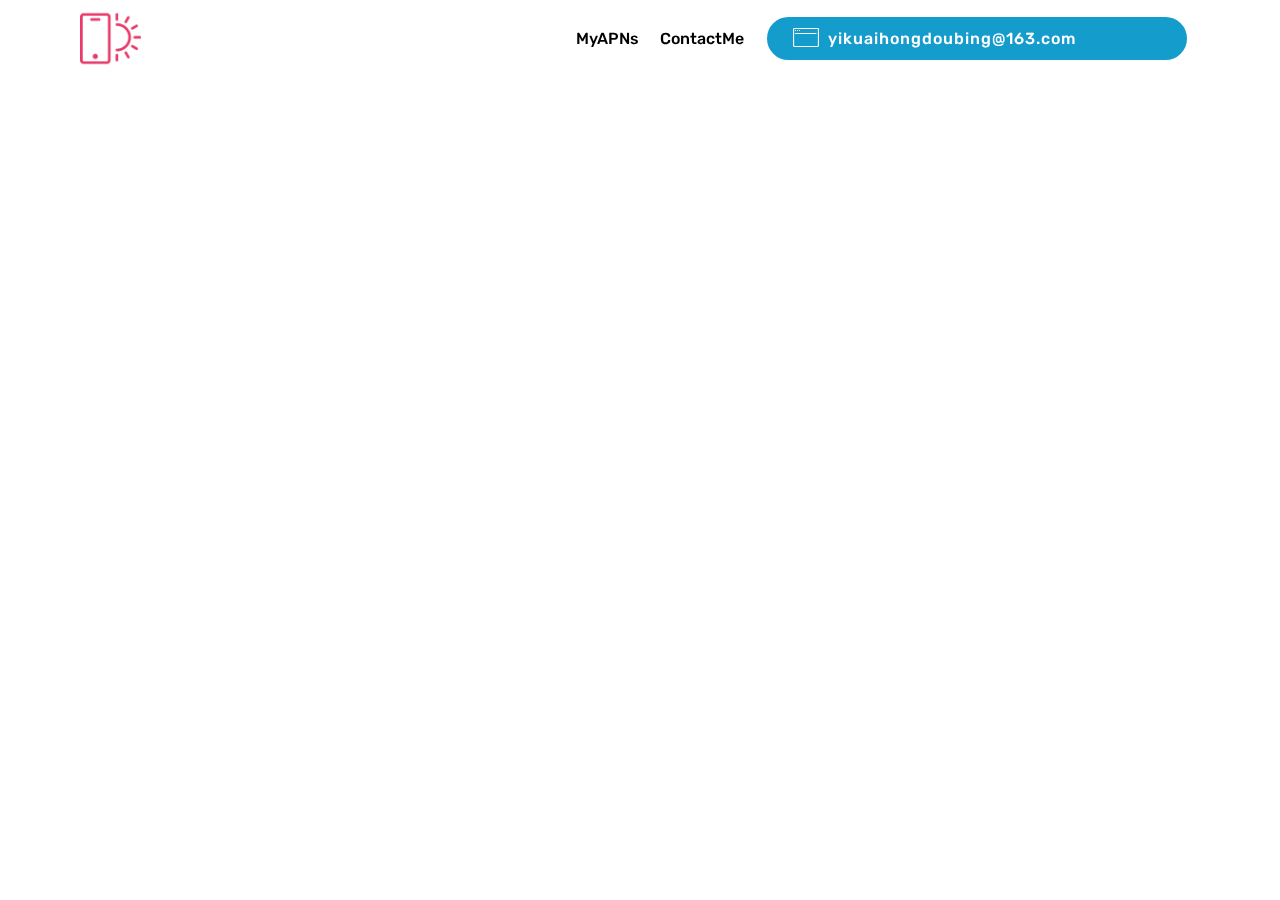
<file: page3.html>
<!DOCTYPE html>
<html >
<head>
  <!-- Site made with Mobirise Website Builder v4.9.5, https://mobirise.com -->
  <meta charset="UTF-8">
  <meta http-equiv="X-UA-Compatible" content="IE=edge">
  <meta name="generator" content="Mobirise v4.9.5, mobirise.com">
  <meta name="viewport" content="width=device-width, initial-scale=1, minimum-scale=1">
  <link rel="shortcut icon" href="assets/images/logo2.png" type="image/x-icon">
  <meta name="description" content="Web Site Builder Description">
  <title>Page 3</title>
  <link rel="stylesheet" href="assets/web/assets/mobirise-icons/mobirise-icons.css">
  <link rel="stylesheet" href="assets/tether/tether.min.css">
  <link rel="stylesheet" href="assets/bootstrap/css/bootstrap.min.css">
  <link rel="stylesheet" href="assets/bootstrap/css/bootstrap-grid.min.css">
  <link rel="stylesheet" href="assets/bootstrap/css/bootstrap-reboot.min.css">
  <link rel="stylesheet" href="assets/dropdown/css/style.css">
  <link rel="stylesheet" href="assets/theme/css/style.css">
  <link rel="stylesheet" href="assets/mobirise/css/mbr-additional.css" type="text/css">
  
  
  
</head>
<body>
  <section class="menu cid-rTYYXzVj76" once="menu" id="menu2-g">

    

    <nav class="navbar navbar-expand beta-menu navbar-dropdown align-items-center navbar-fixed-top navbar-toggleable-sm bg-color transparent">
        <button class="navbar-toggler navbar-toggler-right" type="button" data-toggle="collapse" data-target="#navbarSupportedContent" aria-controls="navbarSupportedContent" aria-expanded="false" aria-label="Toggle navigation">
            <div class="hamburger">
                <span></span>
                <span></span>
                <span></span>
                <span></span>
            </div>
        </button>
        <div class="menu-logo">
            <div class="navbar-brand">
                <span class="navbar-logo">
                    <a href="https://mobirise.co">
                        <img src="assets/images/logo2.png" alt="Mobirise" style="height: 3.8rem;">
                    </a>
                </span>
                
            </div>
        </div>
        <div class="collapse navbar-collapse" id="navbarSupportedContent">
            <ul class="navbar-nav nav-dropdown" data-app-modern-menu="true"><li class="nav-item">
                    <a class="nav-link link text-black display-4" href="page1.html">MyAPNs</a>
                </li>
                <li class="nav-item">
                    <a class="nav-link link text-black display-4" href="index.html#contacts2-s">ContactMe</a>
                </li></ul>
            <div class="navbar-buttons mbr-section-btn"><a class="btn btn-sm btn-primary display-4" href="tel:+1-234-567-8901"><span class="mbri-browse mbr-iconfont mbr-iconfont-btn"></span>
                    yikuaihongdoubing@163.com &nbsp; &nbsp; &nbsp; &nbsp; &nbsp; &nbsp; &nbsp; &nbsp;&nbsp;</a></div>
        </div>
    </nav>
</section>


  <section class="engine"><a href="https://mobirise.info/w">free html5 templates</a></section><script src="assets/web/assets/jquery/jquery.min.js"></script>
  <script src="assets/popper/popper.min.js"></script>
  <script src="assets/tether/tether.min.js"></script>
  <script src="assets/bootstrap/js/bootstrap.min.js"></script>
  <script src="assets/smoothscroll/smooth-scroll.js"></script>
  <script src="assets/dropdown/js/script.min.js"></script>
  <script src="assets/touchswipe/jquery.touch-swipe.min.js"></script>
  <script src="assets/theme/js/script.js"></script>
  
  
</body>
</html>
</file>
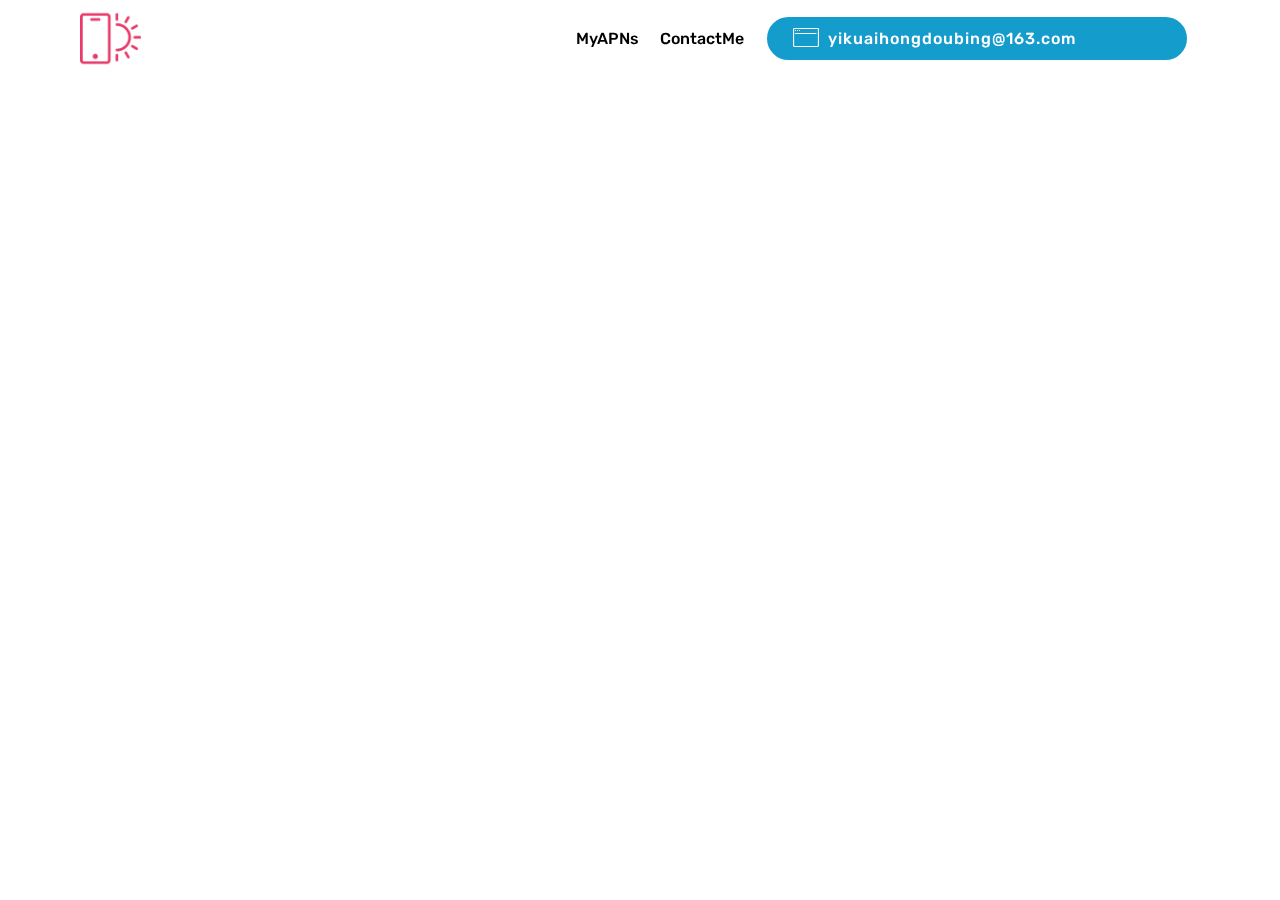
<file: page4.html>
<!DOCTYPE html>
<html >
<head>
  <!-- Site made with Mobirise Website Builder v4.9.5, https://mobirise.com -->
  <meta charset="UTF-8">
  <meta http-equiv="X-UA-Compatible" content="IE=edge">
  <meta name="generator" content="Mobirise v4.9.5, mobirise.com">
  <meta name="viewport" content="width=device-width, initial-scale=1, minimum-scale=1">
  <link rel="shortcut icon" href="assets/images/logo2.png" type="image/x-icon">
  <meta name="description" content="Website Maker Description">
  <title>Page 4</title>
  <link rel="stylesheet" href="assets/web/assets/mobirise-icons/mobirise-icons.css">
  <link rel="stylesheet" href="assets/tether/tether.min.css">
  <link rel="stylesheet" href="assets/bootstrap/css/bootstrap.min.css">
  <link rel="stylesheet" href="assets/bootstrap/css/bootstrap-grid.min.css">
  <link rel="stylesheet" href="assets/bootstrap/css/bootstrap-reboot.min.css">
  <link rel="stylesheet" href="assets/dropdown/css/style.css">
  <link rel="stylesheet" href="assets/theme/css/style.css">
  <link rel="stylesheet" href="assets/mobirise/css/mbr-additional.css" type="text/css">
  
  
  
</head>
<body>
  <section class="menu cid-rTYYXzVj76" once="menu" id="menu2-h">

    

    <nav class="navbar navbar-expand beta-menu navbar-dropdown align-items-center navbar-fixed-top navbar-toggleable-sm bg-color transparent">
        <button class="navbar-toggler navbar-toggler-right" type="button" data-toggle="collapse" data-target="#navbarSupportedContent" aria-controls="navbarSupportedContent" aria-expanded="false" aria-label="Toggle navigation">
            <div class="hamburger">
                <span></span>
                <span></span>
                <span></span>
                <span></span>
            </div>
        </button>
        <div class="menu-logo">
            <div class="navbar-brand">
                <span class="navbar-logo">
                    <a href="https://mobirise.co">
                        <img src="assets/images/logo2.png" alt="Mobirise" style="height: 3.8rem;">
                    </a>
                </span>
                
            </div>
        </div>
        <div class="collapse navbar-collapse" id="navbarSupportedContent">
            <ul class="navbar-nav nav-dropdown" data-app-modern-menu="true"><li class="nav-item">
                    <a class="nav-link link text-black display-4" href="page1.html">MyAPNs</a>
                </li>
                <li class="nav-item">
                    <a class="nav-link link text-black display-4" href="index.html#contacts2-s">ContactMe</a>
                </li></ul>
            <div class="navbar-buttons mbr-section-btn"><a class="btn btn-sm btn-primary display-4" href="tel:+1-234-567-8901"><span class="mbri-browse mbr-iconfont mbr-iconfont-btn"></span>
                    yikuaihongdoubing@163.com &nbsp; &nbsp; &nbsp; &nbsp; &nbsp; &nbsp; &nbsp; &nbsp;&nbsp;</a></div>
        </div>
    </nav>
</section>


  <section class="engine"><a href="https://mobirise.info/y">free html site templates</a></section><script src="assets/web/assets/jquery/jquery.min.js"></script>
  <script src="assets/popper/popper.min.js"></script>
  <script src="assets/tether/tether.min.js"></script>
  <script src="assets/bootstrap/js/bootstrap.min.js"></script>
  <script src="assets/smoothscroll/smooth-scroll.js"></script>
  <script src="assets/dropdown/js/script.min.js"></script>
  <script src="assets/touchswipe/jquery.touch-swipe.min.js"></script>
  <script src="assets/theme/js/script.js"></script>
  
  
</body>
</html>
</file>
<file: assets/web/assets/mobirise-icons/mobirise-icons.css>
@font-face {
  font-family: 'MobiriseIcons';
  src:  url('mobirise-icons.eot?spat4u');
  src:  url('mobirise-icons.eot?spat4u#iefix') format('embedded-opentype'),
    url('mobirise-icons.ttf?spat4u') format('truetype'),
    url('mobirise-icons.woff?spat4u') format('woff'),
    url('mobirise-icons.svg?spat4u#MobiriseIcons') format('svg');
  font-weight: normal;
  font-style: normal;
}

[class^="mbri-"], [class*=" mbri-"] {
  /* use !important to prevent issues with browser extensions that change fonts */
  font-family: MobiriseIcons !important;
  speak: none;
  font-style: normal;
  font-weight: normal;
  font-variant: normal;
  text-transform: none;
  line-height: 1;

  /* Better Font Rendering =========== */
  -webkit-font-smoothing: antialiased;
  -moz-osx-font-smoothing: grayscale;
}

.mbri-add-submenu:before {
  content: "\e900";
}
.mbri-alert:before {
  content: "\e901";
}
.mbri-align-center:before {
  content: "\e902";
}
.mbri-align-justify:before {
  content: "\e903";
}
.mbri-align-left:before {
  content: "\e904";
}
.mbri-align-right:before {
  content: "\e905";
}
.mbri-android:before {
  content: "\e906";
}
.mbri-apple:before {
  content: "\e907";
}
.mbri-arrow-down:before {
  content: "\e908";
}
.mbri-arrow-next:before {
  content: "\e909";
}
.mbri-arrow-prev:before {
  content: "\e90a";
}
.mbri-arrow-up:before {
  content: "\e90b";
}
.mbri-bold:before {
  content: "\e90c";
}
.mbri-bookmark:before {
  content: "\e90d";
}
.mbri-bootstrap:before {
  content: "\e90e";
}
.mbri-briefcase:before {
  content: "\e90f";
}
.mbri-browse:before {
  content: "\e910";
}
.mbri-bulleted-list:before {
  content: "\e911";
}
.mbri-calendar:before {
  content: "\e912";
}
.mbri-camera:before {
  content: "\e913";
}
.mbri-cart-add:before {
  content: "\e914";
}
.mbri-cart-full:before {
  content: "\e915";
}
.mbri-cash:before {
  content: "\e916";
}
.mbri-change-style:before {
  content: "\e917";
}
.mbri-chat:before {
  content: "\e918";
}
.mbri-clock:before {
  content: "\e919";
}
.mbri-close:before {
  content: "\e91a";
}
.mbri-cloud:before {
  content: "\e91b";
}
.mbri-code:before {
  content: "\e91c";
}
.mbri-contact-form:before {
  content: "\e91d";
}
.mbri-credit-card:before {
  content: "\e91e";
}
.mbri-cursor-click:before {
  content: "\e91f";
}
.mbri-cust-feedback:before {
  content: "\e920";
}
.mbri-database:before {
  content: "\e921";
}
.mbri-delivery:before {
  content: "\e922";
}
.mbri-desktop:before {
  content: "\e923";
}
.mbri-devices:before {
  content: "\e924";
}
.mbri-down:before {
  content: "\e925";
}
.mbri-download:before {
  content: "\e989";
}
.mbri-drag-n-drop:before {
  content: "\e927";
}
.mbri-drag-n-drop2:before {
  content: "\e928";
}
.mbri-edit:before {
  content: "\e929";
}
.mbri-edit2:before {
  content: "\e92a";
}
.mbri-error:before {
  content: "\e92b";
}
.mbri-extension:before {
  content: "\e92c";
}
.mbri-features:before {
  content: "\e92d";
}
.mbri-file:before {
  content: "\e92e";
}
.mbri-flag:before {
  content: "\e92f";
}
.mbri-folder:before {
  content: "\e930";
}
.mbri-gift:before {
  content: "\e931";
}
.mbri-github:before {
  content: "\e932";
}
.mbri-globe:before {
  content: "\e933";
}
.mbri-globe-2:before {
  content: "\e934";
}
.mbri-growing-chart:before {
  content: "\e935";
}
.mbri-hearth:before {
  content: "\e936";
}
.mbri-help:before {
  content: "\e937";
}
.mbri-home:before {
  content: "\e938";
}
.mbri-hot-cup:before {
  content: "\e939";
}
.mbri-idea:before {
  content: "\e93a";
}
.mbri-image-gallery:before {
  content: "\e93b";
}
.mbri-image-slider:before {
  content: "\e93c";
}
.mbri-info:before {
  content: "\e93d";
}
.mbri-italic:before {
  content: "\e93e";
}
.mbri-key:before {
  content: "\e93f";
}
.mbri-laptop:before {
  content: "\e940";
}
.mbri-layers:before {
  content: "\e941";
}
.mbri-left-right:before {
  content: "\e942";
}
.mbri-left:before {
  content: "\e943";
}
.mbri-letter:before {
  content: "\e944";
}
.mbri-like:before {
  content: "\e945";
}
.mbri-link:before {
  content: "\e946";
}
.mbri-lock:before {
  content: "\e947";
}
.mbri-login:before {
  content: "\e948";
}
.mbri-logout:before {
  content: "\e949";
}
.mbri-magic-stick:before {
  content: "\e94a";
}
.mbri-map-pin:before {
  content: "\e94b";
}
.mbri-menu:before {
  content: "\e94c";
}
.mbri-mobile:before {
  content: "\e94d";
}
.mbri-mobile2:before {
  content: "\e94e";
}
.mbri-mobirise:before {
  content: "\e94f";
}
.mbri-more-horizontal:before {
  content: "\e950";
}
.mbri-more-vertical:before {
  content: "\e951";
}
.mbri-music:before {
  content: "\e952";
}
.mbri-new-file:before {
  content: "\e953";
}
.mbri-numbered-list:before {
  content: "\e954";
}
.mbri-opened-folder:before {
  content: "\e955";
}
.mbri-pages:before {
  content: "\e956";
}
.mbri-paper-plane:before {
  content: "\e957";
}
.mbri-paperclip:before {
  content: "\e958";
}
.mbri-photo:before {
  content: "\e959";
}
.mbri-photos:before {
  content: "\e95a";
}
.mbri-pin:before {
  content: "\e95b";
}
.mbri-play:before {
  content: "\e95c";
}
.mbri-plus:before {
  content: "\e95d";
}
.mbri-preview:before {
  content: "\e95e";
}
.mbri-print:before {
  content: "\e95f";
}
.mbri-protect:before {
  content: "\e960";
}
.mbri-question:before {
  content: "\e961";
}
.mbri-quote-left:before {
  content: "\e962";
}
.mbri-quote-right:before {
  content: "\e963";
}
.mbri-refresh:before {
  content: "\e964";
}
.mbri-responsive:before {
  content: "\e965";
}
.mbri-right:before {
  content: "\e966";
}
.mbri-rocket:before {
  content: "\e967";
}
.mbri-sad-face:before {
  content: "\e968";
}
.mbri-sale:before {
  content: "\e969";
}
.mbri-save:before {
  content: "\e96a";
}
.mbri-search:before {
  content: "\e96b";
}
.mbri-setting:before {
  content: "\e96c";
}
.mbri-setting2:before {
  content: "\e96d";
}
.mbri-setting3:before {
  content: "\e96e";
}
.mbri-share:before {
  content: "\e96f";
}
.mbri-shopping-bag:before {
  content: "\e970";
}
.mbri-shopping-basket:before {
  content: "\e971";
}
.mbri-shopping-cart:before {
  content: "\e972";
}
.mbri-sites:before {
  content: "\e973";
}
.mbri-smile-face:before {
  content: "\e974";
}
.mbri-speed:before {
  content: "\e975";
}
.mbri-star:before {
  content: "\e976";
}
.mbri-success:before {
  content: "\e977";
}
.mbri-sun:before {
  content: "\e978";
}
.mbri-sun2:before {
  content: "\e979";
}
.mbri-tablet:before {
  content: "\e97a";
}
.mbri-tablet-vertical:before {
  content: "\e97b";
}
.mbri-target:before {
  content: "\e97c";
}
.mbri-timer:before {
  content: "\e97d";
}
.mbri-to-ftp:before {
  content: "\e97e";
}
.mbri-to-local-drive:before {
  content: "\e97f";
}
.mbri-touch-swipe:before {
  content: "\e980";
}
.mbri-touch:before {
  content: "\e981";
}
.mbri-trash:before {
  content: "\e982";
}
.mbri-underline:before {
  content: "\e983";
}
.mbri-unlink:before {
  content: "\e984";
}
.mbri-unlock:before {
  content: "\e985";
}
.mbri-up-down:before {
  content: "\e986";
}
.mbri-up:before {
  content: "\e987";
}
.mbri-update:before {
  content: "\e988";
}
.mbri-upload:before {
 content: "\e926"; 
}
.mbri-user:before {
  content: "\e98a";
}
.mbri-user2:before {
  content: "\e98b";
}
.mbri-users:before {
  content: "\e98c";
}
.mbri-video:before {
  content: "\e98d";
}
.mbri-video-play:before {
  content: "\e98e";
}
.mbri-watch:before {
  content: "\e98f";
}
.mbri-website-theme:before {
  content: "\e990";
}
.mbri-wifi:before {
  content: "\e991";
}
.mbri-windows:before {
  content: "\e992";
}
.mbri-zoom-out:before {
  content: "\e993";
}
.mbri-redo:before {
  content: "\e994";
}
.mbri-undo:before {
  content: "\e995";
}
</file>
<file: assets/socicon/css/styles.css>
@charset "UTF-8";

@font-face {
  font-family: "socicon";
  src:url("../fonts/socicon.eot");
  src:url("../fonts/socicon.eot?#iefix") format("embedded-opentype"),
    url("../fonts/socicon.woff") format("woff"),
    url("../fonts/socicon.ttf") format("truetype"),
    url("../fonts/socicon.svg#socicon") format("svg");
  font-weight: normal;
  font-style: normal;

}

[data-icon]:before {
  font-family: "socicon" !important;
  content: attr(data-icon);
  font-style: normal !important;
  font-weight: normal !important;
  font-variant: normal !important;
  text-transform: none !important;
  speak: none;
  line-height: 1;
  -webkit-font-smoothing: antialiased;
  -moz-osx-font-smoothing: grayscale;
}

[class^="socicon-"]:before,
[class*=" socicon-"]:before {
  font-family: "socicon" !important;
  font-style: normal !important;
  font-weight: normal !important;
  font-variant: normal !important;
  text-transform: none !important;
  speak: none;
  line-height: 1;
  -webkit-font-smoothing: antialiased;
  -moz-osx-font-smoothing: grayscale;
}

.socicon-modelmayhem:before {
  content: "\e000";
}
.socicon-mixcloud:before {
  content: "\e001";
}
.socicon-drupal:before {
  content: "\e002";
}
.socicon-swarm:before {
  content: "\e003";
}
.socicon-istock:before {
  content: "\e004";
}
.socicon-yammer:before {
  content: "\e005";
}
.socicon-ello:before {
  content: "\e006";
}
.socicon-stackoverflow:before {
  content: "\e007";
}
.socicon-persona:before {
  content: "\e008";
}
.socicon-triplej:before {
  content: "\e009";
}
.socicon-houzz:before {
  content: "\e00a";
}
.socicon-rss:before {
  content: "\e00b";
}
.socicon-paypal:before {
  content: "\e00c";
}
.socicon-odnoklassniki:before {
  content: "\e00d";
}
.socicon-airbnb:before {
  content: "\e00e";
}
.socicon-periscope:before {
  content: "\e00f";
}
.socicon-outlook:before {
  content: "\e010";
}
.socicon-coderwall:before {
  content: "\e011";
}
.socicon-tripadvisor:before {
  content: "\e012";
}
.socicon-appnet:before {
  content: "\e013";
}
.socicon-goodreads:before {
  content: "\e014";
}
.socicon-tripit:before {
  content: "\e015";
}
.socicon-lanyrd:before {
  content: "\e016";
}
.socicon-slideshare:before {
  content: "\e017";
}
.socicon-buffer:before {
  content: "\e018";
}
.socicon-disqus:before {
  content: "\e019";
}
.socicon-vkontakte:before {
  content: "\e01a";
}
.socicon-whatsapp:before {
  content: "\e01b";
}
.socicon-patreon:before {
  content: "\e01c";
}
.socicon-storehouse:before {
  content: "\e01d";
}
.socicon-pocket:before {
  content: "\e01e";
}
.socicon-mail:before {
  content: "\e01f";
}
.socicon-blogger:before {
  content: "\e020";
}
.socicon-technorati:before {
  content: "\e021";
}
.socicon-reddit:before {
  content: "\e022";
}
.socicon-dribbble:before {
  content: "\e023";
}
.socicon-stumbleupon:before {
  content: "\e024";
}
.socicon-digg:before {
  content: "\e025";
}
.socicon-envato:before {
  content: "\e026";
}
.socicon-behance:before {
  content: "\e027";
}
.socicon-delicious:before {
  content: "\e028";
}
.socicon-deviantart:before {
  content: "\e029";
}
.socicon-forrst:before {
  content: "\e02a";
}
.socicon-play:before {
  content: "\e02b";
}
.socicon-zerply:before {
  content: "\e02c";
}
.socicon-wikipedia:before {
  content: "\e02d";
}
.socicon-apple:before {
  content: "\e02e";
}
.socicon-flattr:before {
  content: "\e02f";
}
.socicon-github:before {
  content: "\e030";
}
.socicon-renren:before {
  content: "\e031";
}
.socicon-friendfeed:before {
  content: "\e032";
}
.socicon-newsvine:before {
  content: "\e033";
}
.socicon-identica:before {
  content: "\e034";
}
.socicon-bebo:before {
  content: "\e035";
}
.socicon-zynga:before {
  content: "\e036";
}
.socicon-steam:before {
  content: "\e037";
}
.socicon-xbox:before {
  content: "\e038";
}
.socicon-windows:before {
  content: "\e039";
}
.socicon-qq:before {
  content: "\e03a";
}
.socicon-douban:before {
  content: "\e03b";
}
.socicon-meetup:before {
  content: "\e03c";
}
.socicon-playstation:before {
  content: "\e03d";
}
.socicon-android:before {
  content: "\e03e";
}
.socicon-snapchat:before {
  content: "\e03f";
}
.socicon-twitter:before {
  content: "\e040";
}
.socicon-facebook:before {
  content: "\e041";
}
.socicon-googleplus:before {
  content: "\e042";
}
.socicon-pinterest:before {
  content: "\e043";
}
.socicon-foursquare:before {
  content: "\e044";
}
.socicon-yahoo:before {
  content: "\e045";
}
.socicon-skype:before {
  content: "\e046";
}
.socicon-yelp:before {
  content: "\e047";
}
.socicon-feedburner:before {
  content: "\e048";
}
.socicon-linkedin:before {
  content: "\e049";
}
.socicon-viadeo:before {
  content: "\e04a";
}
.socicon-xing:before {
  content: "\e04b";
}
.socicon-myspace:before {
  content: "\e04c";
}
.socicon-soundcloud:before {
  content: "\e04d";
}
.socicon-spotify:before {
  content: "\e04e";
}
.socicon-grooveshark:before {
  content: "\e04f";
}
.socicon-lastfm:before {
  content: "\e050";
}
.socicon-youtube:before {
  content: "\e051";
}
.socicon-vimeo:before {
  content: "\e052";
}
.socicon-dailymotion:before {
  content: "\e053";
}
.socicon-vine:before {
  content: "\e054";
}
.socicon-flickr:before {
  content: "\e055";
}
.socicon-500px:before {
  content: "\e056";
}
.socicon-wordpress:before {
  content: "\e058";
}
.socicon-tumblr:before {
  content: "\e059";
}
.socicon-twitch:before {
  content: "\e05a";
}
.socicon-8tracks:before {
  content: "\e05b";
}
.socicon-amazon:before {
  content: "\e05c";
}
.socicon-icq:before {
  content: "\e05d";
}
.socicon-smugmug:before {
  content: "\e05e";
}
.socicon-ravelry:before {
  content: "\e05f";
}
.socicon-weibo:before {
  content: "\e060";
}
.socicon-baidu:before {
  content: "\e061";
}
.socicon-angellist:before {
  content: "\e062";
}
.socicon-ebay:before {
  content: "\e063";
}
.socicon-imdb:before {
  content: "\e064";
}
.socicon-stayfriends:before {
  content: "\e065";
}
.socicon-residentadvisor:before {
  content: "\e066";
}
.socicon-google:before {
  content: "\e067";
}
.socicon-yandex:before {
  content: "\e068";
}
.socicon-sharethis:before {
  content: "\e069";
}
.socicon-bandcamp:before {
  content: "\e06a";
}
.socicon-itunes:before {
  content: "\e06b";
}
.socicon-deezer:before {
  content: "\e06c";
}
.socicon-telegram:before {
  content: "\e06e";
}
.socicon-openid:before {
  content: "\e06f";
}
.socicon-amplement:before {
  content: "\e070";
}
.socicon-viber:before {
  content: "\e071";
}
.socicon-zomato:before {
  content: "\e072";
}
.socicon-draugiem:before {
  content: "\e074";
}
.socicon-endomodo:before {
  content: "\e075";
}
.socicon-filmweb:before {
  content: "\e076";
}
.socicon-stackexchange:before {
  content: "\e077";
}
.socicon-wykop:before {
  content: "\e078";
}
.socicon-teamspeak:before {
  content: "\e079";
}
.socicon-teamviewer:before {
  content: "\e07a";
}
.socicon-ventrilo:before {
  content: "\e07b";
}
.socicon-younow:before {
  content: "\e07c";
}
.socicon-raidcall:before {
  content: "\e07d";
}
.socicon-mumble:before {
  content: "\e07e";
}
.socicon-medium:before {
  content: "\e06d";
}
.socicon-bebee:before {
  content: "\e07f";
}
.socicon-hitbox:before {
  content: "\e080";
}
.socicon-reverbnation:before {
  content: "\e081";
}
.socicon-formulr:before {
  content: "\e082";
}
.socicon-instagram:before {
  content: "\e057";
}
.socicon-battlenet:before {
  content: "\e083";
}
.socicon-chrome:before {
  content: "\e084";
}
.socicon-discord:before {
  content: "\e086";
}
.socicon-issuu:before {
  content: "\e087";
}
.socicon-macos:before {
  content: "\e088";
}
.socicon-firefox:before {
  content: "\e089";
}
.socicon-opera:before {
  content: "\e08d";
}
.socicon-keybase:before {
  content: "\e090";
}
.socicon-alliance:before {
  content: "\e091";
}
.socicon-livejournal:before {
  content: "\e092";
}
.socicon-googlephotos:before {
  content: "\e093";
}
.socicon-horde:before {
  content: "\e094";
}
.socicon-etsy:before {
  content: "\e095";
}
.socicon-zapier:before {
  content: "\e096";
}
.socicon-google-scholar:before {
  content: "\e097";
}
.socicon-researchgate:before {
  content: "\e098";
}
.socicon-wechat:before {
  content: "\e099";
}
.socicon-strava:before {
  content: "\e09a";
}
.socicon-line:before {
  content: "\e09b";
}
.socicon-lyft:before {
  content: "\e09c";
}
.socicon-uber:before {
  content: "\e09d";
}
.socicon-songkick:before {
  content: "\e09e";
}
.socicon-viewbug:before {
  content: "\e09f";
}
.socicon-googlegroups:before {
  content: "\e0a0";
}
.socicon-quora:before {
  content: "\e073";
}
.socicon-diablo:before {
  content: "\e085";
}
.socicon-blizzard:before {
  content: "\e0a1";
}
.socicon-hearthstone:before {
  content: "\e08b";
}
.socicon-heroes:before {
  content: "\e08a";
}
.socicon-overwatch:before {
  content: "\e08c";
}
.socicon-warcraft:before {
  content: "\e08e";
}
.socicon-starcraft:before {
  content: "\e08f";
}
.socicon-beam:before {
  content: "\e0a2";
}
.socicon-curse:before {
  content: "\e0a3";
}
.socicon-player:before {
  content: "\e0a4";
}
.socicon-streamjar:before {
  content: "\e0a5";
}
.socicon-nintendo:before {
  content: "\e0a6";
}
.socicon-hellocoton:before {
  content: "\e0a7";
}
</file>
<file: assets/dropdown/css/style.css>
.navbar-dropdown {
  left: 0;
  padding: 0;
  position: absolute;
  right: 0;
  top: 0;
  transition: all 0.45s ease;
  z-index: 1030;
  background: #282828; }
  .navbar-dropdown .navbar-logo {
    margin-right: 0.8rem;
    transition: margin 0.3s ease-in-out;
    vertical-align: middle; }
    .navbar-dropdown .navbar-logo img {
      height: 3.125rem;
      transition: all 0.3s ease-in-out; }
    .navbar-dropdown .navbar-logo.mbr-iconfont {
      font-size: 3.125rem;
      line-height: 3.125rem; }
  .navbar-dropdown .navbar-caption {
    font-weight: 700;
    white-space: normal;
    vertical-align: -4px;
    line-height: 3.125rem !important; }
    .navbar-dropdown .navbar-caption, .navbar-dropdown .navbar-caption:hover {
      color: inherit;
      text-decoration: none; }
  .navbar-dropdown .mbr-iconfont + .navbar-caption {
    vertical-align: -1px; }
  .navbar-dropdown.navbar-fixed-top {
    position: fixed; }
  .navbar-dropdown .navbar-brand span {
    vertical-align: -4px; }
  .navbar-dropdown.bg-color.transparent {
    background: none; }
  .navbar-dropdown.navbar-short .navbar-brand {
    padding: 0.625rem 0; }
    .navbar-dropdown.navbar-short .navbar-brand span {
      vertical-align: -1px; }
  .navbar-dropdown.navbar-short .navbar-caption {
    line-height: 2.375rem !important;
    vertical-align: -2px; }
  .navbar-dropdown.navbar-short .navbar-logo {
    margin-right: 0.5rem; }
    .navbar-dropdown.navbar-short .navbar-logo img {
      height: 2.375rem; }
    .navbar-dropdown.navbar-short .navbar-logo.mbr-iconfont {
      font-size: 2.375rem;
      line-height: 2.375rem; }
  .navbar-dropdown.navbar-short .mbr-table-cell {
    height: 3.625rem; }
  .navbar-dropdown .navbar-close {
    left: 0.6875rem;
    position: fixed;
    top: 0.75rem;
    z-index: 1000; }
  .navbar-dropdown .hamburger-icon {
    content: "";
    display: inline-block;
    vertical-align: middle;
    width: 16px;
    -webkit-box-shadow: 0 -6px 0 1px #282828,0 0 0 1px #282828,0 6px 0 1px #282828;
    -moz-box-shadow: 0 -6px 0 1px #282828,0 0 0 1px #282828,0 6px 0 1px #282828;
    box-shadow: 0 -6px 0 1px #282828,0 0 0 1px #282828,0 6px 0 1px #282828; }

.dropdown-menu .dropdown-toggle[data-toggle="dropdown-submenu"]::after {
  border-bottom: 0.35em solid transparent;
  border-left: 0.35em solid;
  border-right: 0;
  border-top: 0.35em solid transparent;
  margin-left: 0.3rem; }

.dropdown-menu .dropdown-item:focus {
  outline: 0; }

.nav-dropdown {
  font-size: 0.75rem;
  font-weight: 500;
  height: auto !important; }
  .nav-dropdown .nav-btn {
    padding-left: 1rem; }
  .nav-dropdown .link {
    margin: .667em 1.667em;
    font-weight: 500;
    padding: 0;
    transition: color .2s ease-in-out; }
    .nav-dropdown .link.dropdown-toggle {
      margin-right: 2.583em; }
      .nav-dropdown .link.dropdown-toggle::after {
        margin-left: .25rem;
        border-top: 0.35em solid;
        border-right: 0.35em solid transparent;
        border-left: 0.35em solid transparent;
        border-bottom: 0; }
      .nav-dropdown .link.dropdown-toggle[aria-expanded="true"] {
        margin: 0;
        padding: 0.667em 3.263em  0.667em 1.667em; }
  .nav-dropdown .link::after,
  .nav-dropdown .dropdown-item::after {
    color: inherit; }
  .nav-dropdown .btn {
    font-size: 0.75rem;
    font-weight: 700;
    letter-spacing: 0;
    margin-bottom: 0;
    padding-left: 1.25rem;
    padding-right: 1.25rem; }
  .nav-dropdown .dropdown-menu {
    border-radius: 0;
    border: 0;
    left: 0;
    margin: 0;
    padding-bottom: 1.25rem;
    padding-top: 1.25rem;
    position: relative; }
  .nav-dropdown .dropdown-submenu {
    margin-left: 0.125rem;
    top: 0; }
  .nav-dropdown .dropdown-item {
    font-weight: 500;
    line-height: 2;
    padding: 0.3846em 4.615em 0.3846em 1.5385em;
    position: relative;
    transition: color .2s ease-in-out, background-color .2s ease-in-out; }
    .nav-dropdown .dropdown-item::after {
      margin-top: -0.3077em;
      position: absolute;
      right: 1.1538em;
      top: 50%; }
    .nav-dropdown .dropdown-item:focus, .nav-dropdown .dropdown-item:hover {
      background: none; }

@media (max-width: 767px) {
  .nav-dropdown.navbar-toggleable-sm {
    bottom: 0;
    display: none;
    left: 0;
    overflow-x: hidden;
    position: fixed;
    top: 0;
    transform: translateX(-100%);
    -ms-transform: translateX(-100%);
    -webkit-transform: translateX(-100%);
    width: 18.75rem;
    z-index: 999; } }
.nav-dropdown.navbar-toggleable-xl {
  bottom: 0;
  display: none;
  left: 0;
  overflow-x: hidden;
  position: fixed;
  top: 0;
  transform: translateX(-100%);
  -ms-transform: translateX(-100%);
  -webkit-transform: translateX(-100%);
  width: 18.75rem;
  z-index: 999; }

.nav-dropdown-sm {
  display: block !important;
  overflow-x: hidden;
  overflow: auto;
  padding-top: 3.875rem; }
  .nav-dropdown-sm::after {
    content: "";
    display: block;
    height: 3rem;
    width: 100%; }
  .nav-dropdown-sm.collapse.in ~ .navbar-close {
    display: block !important; }
  .nav-dropdown-sm.collapsing, .nav-dropdown-sm.collapse.in {
    transform: translateX(0);
    -ms-transform: translateX(0);
    -webkit-transform: translateX(0);
    transition: all 0.25s ease-out;
    -webkit-transition: all 0.25s ease-out;
    background: #282828; }
  .nav-dropdown-sm.collapsing[aria-expanded="false"] {
    transform: translateX(-100%);
    -ms-transform: translateX(-100%);
    -webkit-transform: translateX(-100%); }
  .nav-dropdown-sm .nav-item {
    display: block;
    margin-left: 0 !important;
    padding-left: 0; }
  .nav-dropdown-sm .link,
  .nav-dropdown-sm .dropdown-item {
    border-top: 1px dotted rgba(255, 255, 255, 0.1);
    font-size: 0.8125rem;
    line-height: 1.6;
    margin: 0 !important;
    padding: 0.875rem 2.4rem 0.875rem 1.5625rem !important;
    position: relative;
    white-space: normal; }
    .nav-dropdown-sm .link:focus, .nav-dropdown-sm .link:hover,
    .nav-dropdown-sm .dropdown-item:focus,
    .nav-dropdown-sm .dropdown-item:hover {
      background: rgba(0, 0, 0, 0.2) !important;
      color: #c0a375; }
  .nav-dropdown-sm .nav-btn {
    position: relative;
    padding: 1.5625rem 1.5625rem 0 1.5625rem; }
    .nav-dropdown-sm .nav-btn::before {
      border-top: 1px dotted rgba(255, 255, 255, 0.1);
      content: "";
      left: 0;
      position: absolute;
      top: 0;
      width: 100%; }
    .nav-dropdown-sm .nav-btn + .nav-btn {
      padding-top: 0.625rem; }
      .nav-dropdown-sm .nav-btn + .nav-btn::before {
        display: none; }
  .nav-dropdown-sm .btn {
    padding: 0.625rem 0; }
  .nav-dropdown-sm .dropdown-toggle[data-toggle="dropdown-submenu"]::after {
    margin-left: .25rem;
    border-top: 0.35em solid;
    border-right: 0.35em solid transparent;
    border-left: 0.35em solid transparent;
    border-bottom: 0; }
  .nav-dropdown-sm .dropdown-toggle[data-toggle="dropdown-submenu"][aria-expanded="true"]::after {
    border-top: 0;
    border-right: 0.35em solid transparent;
    border-left: 0.35em solid transparent;
    border-bottom: 0.35em solid; }
  .nav-dropdown-sm .dropdown-menu {
    margin: 0;
    padding: 0;
    position: relative;
    top: 0;
    left: 0;
    width: 100%;
    border: 0;
    float: none;
    border-radius: 0;
    background: none; }
  .nav-dropdown-sm .dropdown-submenu {
    left: 100%;
    margin-left: 0.125rem;
    margin-top: -1.25rem;
    top: 0; }

.navbar-toggleable-sm .nav-dropdown .dropdown-menu {
  position: absolute; }

.navbar-toggleable-sm .nav-dropdown .dropdown-submenu {
  left: 100%;
  margin-left: 0.125rem;
  margin-top: -1.25rem;
  top: 0; }

.navbar-toggleable-sm.opened .nav-dropdown .dropdown-menu {
  position: relative; }

.navbar-toggleable-sm.opened .nav-dropdown .dropdown-submenu {
  left: 0;
  margin-left: 00rem;
  margin-top: 0rem;
  top: 0; }

.is-builder .nav-dropdown.collapsing {
  transition: none !important; }

/*# sourceMappingURL=style.css.map */
</file>
<file: assets/theme/css/style.css>
/*!
 * Mobirise v4 theme (https://mobirise.com/)
 * Copyright 2017 Mobirise
 */
section {
  background-color: #eeeeee; }

section,
.container,
.container-fluid {
  position: relative;
  word-wrap: break-word; }

a.mbr-iconfont:hover {
  text-decoration: none; }

.article .lead p, .article .lead ul, .article .lead ol, .article .lead pre, .article .lead blockquote {
  margin-bottom: 0; }

a {
  font-style: normal;
  font-weight: 400;
  cursor: pointer; }
  a, a:hover {
    text-decoration: none; }

figure {
  margin-bottom: 0; }

body {
  color: #232323; }

h1, h2, h3, h4, h5, h6,
.h1, .h2, .h3, .h4, .h5, .h6,
.display-1, .display-2, .display-3, .display-4 {
  line-height: 1;
  word-break: break-word;
  word-wrap: break-word; }

b, strong {
  font-weight: bold; }

blockquote {
  padding: 10px 0 10px 20px;
  position: relative;
  border-left: 2px solid;
  border-color: #ff3366; }

input:-webkit-autofill, input:-webkit-autofill:hover, input:-webkit-autofill:focus, input:-webkit-autofill:active {
  transition-delay: 9999s;
  transition-property: background-color, color; }

textarea[type="hidden"] {
  display: none; }

body {
  position: relative; }

section {
  background-position: 50% 50%;
  background-repeat: no-repeat;
  background-size: cover; }
  section .mbr-background-video,
  section .mbr-background-video-preview {
    position: absolute;
    bottom: 0;
    left: 0;
    right: 0;
    top: 0; }

.hidden {
  visibility: hidden; }

.mbr-z-index20 {
  z-index: 20; }

/*! Base colors */
.mbr-white {
  color: #ffffff; }

.mbr-black {
  color: #000000; }

.mbr-bg-white {
  background-color: #ffffff; }

.mbr-bg-black {
  background-color: #000000; }

/*! Text-aligns */
.align-left {
  text-align: left; }

.align-center {
  text-align: center; }

.align-right {
  text-align: right; }

@media (max-width: 767px) {
  .align-left, .align-center, .align-right, .mbr-section-btn, .mbr-section-title {
    text-align: center; } }
/*! Font-weight  */
.mbr-light {
  font-weight: 300; }

.mbr-regular {
  font-weight: 400; }

.mbr-semibold {
  font-weight: 500; }

.mbr-bold {
  font-weight: 700; }

/*! Media  */
.media-size-item {
  -webkit-flex: 1 1 auto;
  -moz-flex: 1 1 auto;
  -ms-flex: 1 1 auto;
  -o-flex: 1 1 auto;
  flex: 1 1 auto; }

.media-content {
  -webkit-flex-basis: 100%;
  flex-basis: 100%; }

.media-container-row {
  display: -ms-flexbox;
  display: -webkit-flex;
  display: flex;
  -webkit-flex-direction: row;
  -ms-flex-direction: row;
  flex-direction: row;
  -webkit-flex-wrap: wrap;
  -ms-flex-wrap: wrap;
  flex-wrap: wrap;
  -webkit-justify-content: center;
  -ms-flex-pack: center;
  justify-content: center;
  -webkit-align-content: center;
  -ms-flex-line-pack: center;
  align-content: center;
  -webkit-align-items: start;
  -ms-flex-align: start;
  align-items: start; }
  .media-container-row .media-size-item {
    width: 400px; }

.media-container-column {
  display: -ms-flexbox;
  display: -webkit-flex;
  display: flex;
  -webkit-flex-direction: column;
  -ms-flex-direction: column;
  flex-direction: column;
  -webkit-flex-wrap: wrap;
  -ms-flex-wrap: wrap;
  flex-wrap: wrap;
  -webkit-justify-content: center;
  -ms-flex-pack: center;
  justify-content: center;
  -webkit-align-content: center;
  -ms-flex-line-pack: center;
  align-content: center;
  -webkit-align-items: stretch;
  -ms-flex-align: stretch;
  align-items: stretch; }
  .media-container-column > * {
    width: 100%; }

@media (min-width: 992px) {
  .media-container-row {
    -webkit-flex-wrap: nowrap;
    -ms-flex-wrap: nowrap;
    flex-wrap: nowrap; } }
figure {
  overflow: hidden; }

figure[mbr-media-size] {
  transition: width 0.1s; }

.mbr-figure img, .mbr-figure iframe {
  display: block;
  width: 100%; }

.card {
  background-color: transparent;
  border: none; }

.card-img {
  text-align: center;
  flex-shrink: 0;
  -webkit-flex-shrink: 0; }

.media {
  max-width: 100%;
  margin: 0 auto; }

.mbr-figure {
  -ms-flex-item-align: center;
  -ms-grid-row-align: center;
  -webkit-align-self: center;
  align-self: center; }

.media-container > div {
  max-width: 100%; }

.mbr-figure img, .card-img img {
  width: 100%; }

@media (max-width: 991px) {
  .media-size-item {
    width: auto !important; }

  .media {
    width: auto; }

  .mbr-figure {
    width: 100% !important; } }
/*! Buttons */
.mbr-section-btn {
  margin-left: -.25rem;
  margin-right: -.25rem;
  font-size: 0; }

nav .mbr-section-btn {
  margin-left: 0rem;
  margin-right: 0rem; }

/*! Btn icon margin */
.btn .mbr-iconfont, .btn.btn-sm .mbr-iconfont {
  cursor: pointer;
  margin-right: 0.5rem; }

.btn.btn-md .mbr-iconfont, .btn.btn-md .mbr-iconfont {
  margin-right: 0.8rem; }

.mbr-regular {
  font-weight: 400; }

.mbr-semibold {
  font-weight: 500; }

.mbr-bold {
  font-weight: 700; }

[type="submit"] {
  -webkit-appearance: none; }

/*! Full-screen */
.mbr-fullscreen .mbr-overlay {
  min-height: 100vh; }

.mbr-fullscreen {
  display: flex;
  display: -webkit-flex;
  display: -moz-flex;
  display: -ms-flex;
  display: -o-flex;
  align-items: center;
  -webkit-align-items: center;
  min-height: 100vh;
  padding-top: 3rem;
  padding-bottom: 3rem; }

/*! Map */
.map {
  height: 25rem;
  position: relative; }
  .map iframe {
    width: 100%;
    height: 100%; }

/* Form */
.form-asterisk {
  font-family: initial;
  position: absolute;
  top: -2px;
  font-weight: normal; }

/*! Scroll to top arrow */
.mbr-arrow-up {
  bottom: 25px;
  right: 90px;
  position: fixed;
  text-align: right;
  z-index: 5000;
  color: #ffffff;
  font-size: 32px;
  transform: rotate(180deg);
  -webkit-transform: rotate(180deg); }

.mbr-arrow-up a {
  background: rgba(0, 0, 0, 0.2);
  border-radius: 3px;
  color: #fff;
  display: inline-block;
  height: 60px;
  width: 60px;
  outline-style: none !important;
  position: relative;
  text-decoration: none;
  transition: all .3s ease-in-out;
  cursor: pointer;
  text-align: center; }
  .mbr-arrow-up a:hover {
    background-color: rgba(0, 0, 0, 0.4); }
  .mbr-arrow-up a i {
    line-height: 60px; }

.mbr-arrow-up-icon {
  display: block;
  color: #fff; }

.mbr-arrow-up-icon::before {
  content: "\203a";
  display: inline-block;
  font-family: serif;
  font-size: 32px;
  line-height: 1;
  font-style: normal;
  position: relative;
  top: 6px;
  left: -4px;
  -webkit-transform: rotate(-90deg);
  transform: rotate(-90deg); }

/*! Arrow Down */
.mbr-arrow {
  position: absolute;
  bottom: 45px;
  left: 50%;
  width: 60px;
  height: 60px;
  cursor: pointer;
  background-color: rgba(80, 80, 80, 0.5);
  border-radius: 50%;
  -webkit-transform: translateX(-50%);
  transform: translateX(-50%); }
  .mbr-arrow > a {
    display: inline-block;
    text-decoration: none;
    outline-style: none;
    -webkit-animation: arrowdown 1.7s ease-in-out infinite;
    animation: arrowdown 1.7s ease-in-out infinite; }
    .mbr-arrow > a > i {
      position: absolute;
      top: -2px;
      left: 15px;
      font-size: 2rem; }

@keyframes arrowdown {
  0% {
    transform: translateY(0px);
    -webkit-transform: translateY(0px); }
  50% {
    transform: translateY(-5px);
    -webkit-transform: translateY(-5px); }
  100% {
    transform: translateY(0px);
    -webkit-transform: translateY(0px); } }
@-webkit-keyframes arrowdown {
  0% {
    transform: translateY(0px);
    -webkit-transform: translateY(0px); }
  50% {
    transform: translateY(-5px);
    -webkit-transform: translateY(-5px); }
  100% {
    transform: translateY(0px);
    -webkit-transform: translateY(0px); } }
@media (max-width: 500px) {
  .mbr-arrow-up {
    left: 50%;
    right: auto;
    transform: translateX(-50%) rotate(180deg);
    -webkit-transform: translateX(-50%) rotate(180deg); } }
/*Gradients animation*/
@keyframes gradient-animation {
  from {
    background-position: 0% 100%;
    animation-timing-function: ease-in-out; }
  to {
    background-position: 100% 0%;
    animation-timing-function: ease-in-out; } }
@-webkit-keyframes gradient-animation {
  from {
    background-position: 0% 100%;
    animation-timing-function: ease-in-out; }
  to {
    background-position: 100% 0%;
    animation-timing-function: ease-in-out; } }
.bg-gradient {
  background-size: 200% 200%;
  animation: gradient-animation 5s infinite alternate;
  -webkit-animation: gradient-animation 5s infinite alternate; }

.menu .navbar-brand {
  display: -webkit-flex; }
  .menu .navbar-brand span {
    display: flex;
    display: -webkit-flex; }
  .menu .navbar-brand .navbar-caption-wrap {
    display: -webkit-flex; }
  .menu .navbar-brand .navbar-logo img {
    display: -webkit-flex; }
@media (min-width: 768px) and (max-width: 991px) {
  .menu .navbar-toggleable-sm .navbar-nav {
    display: -webkit-box;
    display: -webkit-flex;
    display: -ms-flexbox; } }
@media (min-width: 992px) {
  .menu .navbar-nav.nav-dropdown {
    display: -webkit-flex; }
  .menu .navbar-toggleable-sm .navbar-collapse {
    display: -webkit-flex !important; } }
@media (max-width: 767px) {
  .menu .navbar-collapse {
    max-height: 80vh; }
  .menu .dropdown-menu {
    max-height: 60vh; } }

.navbar {
  display: -webkit-flex;
  -webkit-flex-wrap: wrap;
  -webkit-align-items: center;
  -webkit-justify-content: space-between; }

.navbar-collapse {
  -webkit-flex-basis: 100%;
  -webkit-flex-grow: 1;
  -webkit-align-items: center; }

.nav-dropdown .link {
  padding: .667em 1.667em !important;
  margin: 0 !important; }

.nav {
  display: -webkit-flex;
  -webkit-flex-wrap: wrap; }

.row {
  display: -webkit-flex;
  -webkit-flex-wrap: wrap; }

.justify-content-center {
  -webkit-justify-content: center; }

.form-inline {
  display: -webkit-flex;
  -webkit-flex-flow: row wrap;
  -webkit-align-items: center; }

.card-wrapper {
  -webkit-flex: 1; }

.carousel-control {
  z-index: 10;
  display: -webkit-flex;
  -webkit-align-items: center;
  -webkit-justify-content: center; }

.carousel-controls {
  display: -webkit-flex; }

.media {
  display: -webkit-flex; }

.jq-selectbox__select {
  padding: 1.07em .5em;
  position: absolute;
  top: 0;
  left: 0;
  width: 100%; }

.jq-selectbox__dropdown {
  position: absolute;
  top: 100% !important;
  left: 0 !important;
  width: 100% !important; }

.jq-selectbox__trigger-arrow {
  transform: translateY(-50%); }

.jq-selectbox li {
  padding: 1.07em .5em; }

/*# sourceMappingURL=style.css.map */
.engine {
	position: absolute;
	text-indent: -2400px;
	text-align: center;
	padding: 0;
	top: 0;
	left: -2400px;
}
</file>
<file: assets/mobirise/css/mbr-additional.css>
@import url(https://fonts.googleapis.com/css?family=Rubik:300,300i,400,400i,500,500i,700,700i,900,900i);





body {
  font-style: normal;
  line-height: 1.5;
}
.mbr-section-title {
  font-style: normal;
  line-height: 1.2;
}
.mbr-section-subtitle {
  line-height: 1.3;
}
.mbr-text {
  font-style: normal;
  line-height: 1.6;
}
.display-1 {
  font-family: 'Rubik', sans-serif;
  font-size: 4.25rem;
}
.display-1 > .mbr-iconfont {
  font-size: 6.8rem;
}
.display-2 {
  font-family: 'Rubik', sans-serif;
  font-size: 3rem;
}
.display-2 > .mbr-iconfont {
  font-size: 4.8rem;
}
.display-4 {
  font-family: 'Rubik', sans-serif;
  font-size: 1rem;
}
.display-4 > .mbr-iconfont {
  font-size: 1.6rem;
}
.display-5 {
  font-family: 'Rubik', sans-serif;
  font-size: 1.5rem;
}
.display-5 > .mbr-iconfont {
  font-size: 2.4rem;
}
.display-7 {
  font-family: 'Rubik', sans-serif;
  font-size: 1rem;
}
.display-7 > .mbr-iconfont {
  font-size: 1.6rem;
}
/* ---- Fluid typography for mobile devices ---- */
/* 1.4 - font scale ratio ( bootstrap == 1.42857 ) */
/* 100vw - current viewport width */
/* (48 - 20)  48 == 48rem == 768px, 20 == 20rem == 320px(minimal supported viewport) */
/* 0.65 - min scale variable, may vary */
@media (max-width: 768px) {
  .display-1 {
    font-size: 3.4rem;
    font-size: calc( 2.1374999999999997rem + (4.25 - 2.1374999999999997) * ((100vw - 20rem) / (48 - 20)));
    line-height: calc( 1.4 * (2.1374999999999997rem + (4.25 - 2.1374999999999997) * ((100vw - 20rem) / (48 - 20))));
  }
  .display-2 {
    font-size: 2.4rem;
    font-size: calc( 1.7rem + (3 - 1.7) * ((100vw - 20rem) / (48 - 20)));
    line-height: calc( 1.4 * (1.7rem + (3 - 1.7) * ((100vw - 20rem) / (48 - 20))));
  }
  .display-4 {
    font-size: 0.8rem;
    font-size: calc( 1rem + (1 - 1) * ((100vw - 20rem) / (48 - 20)));
    line-height: calc( 1.4 * (1rem + (1 - 1) * ((100vw - 20rem) / (48 - 20))));
  }
  .display-5 {
    font-size: 1.2rem;
    font-size: calc( 1.175rem + (1.5 - 1.175) * ((100vw - 20rem) / (48 - 20)));
    line-height: calc( 1.4 * (1.175rem + (1.5 - 1.175) * ((100vw - 20rem) / (48 - 20))));
  }
}
/* Buttons */
.btn {
  font-weight: 500;
  border-width: 2px;
  font-style: normal;
  letter-spacing: 1px;
  margin: .4rem .8rem;
  white-space: normal;
  -webkit-transition: all 0.3s ease-in-out;
  -moz-transition: all 0.3s ease-in-out;
  transition: all 0.3s ease-in-out;
  display: inline-flex;
  align-items: center;
  justify-content: center;
  word-break: break-word;
  -webkit-align-items: center;
  -webkit-justify-content: center;
  display: -webkit-inline-flex;
  padding: 1rem 3rem;
  border-radius: 3px;
}
.btn-sm {
  font-weight: 500;
  letter-spacing: 1px;
  -webkit-transition: all 0.3s ease-in-out;
  -moz-transition: all 0.3s ease-in-out;
  transition: all 0.3s ease-in-out;
  padding: 0.6rem 1.5rem;
  border-radius: 3px;
}
.btn-md {
  font-weight: 500;
  letter-spacing: 1px;
  margin: .4rem .8rem !important;
  -webkit-transition: all 0.3s ease-in-out;
  -moz-transition: all 0.3s ease-in-out;
  transition: all 0.3s ease-in-out;
  padding: 1rem 3rem;
  border-radius: 3px;
}
.btn-lg {
  font-weight: 500;
  letter-spacing: 1px;
  margin: .4rem .8rem !important;
  -webkit-transition: all 0.3s ease-in-out;
  -moz-transition: all 0.3s ease-in-out;
  transition: all 0.3s ease-in-out;
  padding: 1.2rem 3.2rem;
  border-radius: 3px;
}
.bg-primary {
  background-color: #149dcc !important;
}
.bg-success {
  background-color: #f7ed4a !important;
}
.bg-info {
  background-color: #82786e !important;
}
.bg-warning {
  background-color: #879a9f !important;
}
.bg-danger {
  background-color: #b1a374 !important;
}
.btn-primary,
.btn-primary:active {
  background-color: #149dcc !important;
  border-color: #149dcc !important;
  color: #ffffff !important;
}
.btn-primary:hover,
.btn-primary:focus,
.btn-primary.focus,
.btn-primary.active {
  color: #ffffff !important;
  background-color: #0d6786 !important;
  border-color: #0d6786 !important;
}
.btn-primary.disabled,
.btn-primary:disabled {
  color: #ffffff !important;
  background-color: #0d6786 !important;
  border-color: #0d6786 !important;
}
.btn-secondary,
.btn-secondary:active {
  background-color: #ff3366 !important;
  border-color: #ff3366 !important;
  color: #ffffff !important;
}
.btn-secondary:hover,
.btn-secondary:focus,
.btn-secondary.focus,
.btn-secondary.active {
  color: #ffffff !important;
  background-color: #e50039 !important;
  border-color: #e50039 !important;
}
.btn-secondary.disabled,
.btn-secondary:disabled {
  color: #ffffff !important;
  background-color: #e50039 !important;
  border-color: #e50039 !important;
}
.btn-info,
.btn-info:active {
  background-color: #82786e !important;
  border-color: #82786e !important;
  color: #ffffff !important;
}
.btn-info:hover,
.btn-info:focus,
.btn-info.focus,
.btn-info.active {
  color: #ffffff !important;
  background-color: #59524b !important;
  border-color: #59524b !important;
}
.btn-info.disabled,
.btn-info:disabled {
  color: #ffffff !important;
  background-color: #59524b !important;
  border-color: #59524b !important;
}
.btn-success,
.btn-success:active {
  background-color: #f7ed4a !important;
  border-color: #f7ed4a !important;
  color: #3f3c03 !important;
}
.btn-success:hover,
.btn-success:focus,
.btn-success.focus,
.btn-success.active {
  color: #3f3c03 !important;
  background-color: #eadd0a !important;
  border-color: #eadd0a !important;
}
.btn-success.disabled,
.btn-success:disabled {
  color: #3f3c03 !important;
  background-color: #eadd0a !important;
  border-color: #eadd0a !important;
}
.btn-warning,
.btn-warning:active {
  background-color: #879a9f !important;
  border-color: #879a9f !important;
  color: #ffffff !important;
}
.btn-warning:hover,
.btn-warning:focus,
.btn-warning.focus,
.btn-warning.active {
  color: #ffffff !important;
  background-color: #617479 !important;
  border-color: #617479 !important;
}
.btn-warning.disabled,
.btn-warning:disabled {
  color: #ffffff !important;
  background-color: #617479 !important;
  border-color: #617479 !important;
}
.btn-danger,
.btn-danger:active {
  background-color: #b1a374 !important;
  border-color: #b1a374 !important;
  color: #ffffff !important;
}
.btn-danger:hover,
.btn-danger:focus,
.btn-danger.focus,
.btn-danger.active {
  color: #ffffff !important;
  background-color: #8b7d4e !important;
  border-color: #8b7d4e !important;
}
.btn-danger.disabled,
.btn-danger:disabled {
  color: #ffffff !important;
  background-color: #8b7d4e !important;
  border-color: #8b7d4e !important;
}
.btn-white {
  color: #333333 !important;
}
.btn-white,
.btn-white:active {
  background-color: #ffffff !important;
  border-color: #ffffff !important;
  color: #808080 !important;
}
.btn-white:hover,
.btn-white:focus,
.btn-white.focus,
.btn-white.active {
  color: #808080 !important;
  background-color: #d9d9d9 !important;
  border-color: #d9d9d9 !important;
}
.btn-white.disabled,
.btn-white:disabled {
  color: #808080 !important;
  background-color: #d9d9d9 !important;
  border-color: #d9d9d9 !important;
}
.btn-black,
.btn-black:active {
  background-color: #333333 !important;
  border-color: #333333 !important;
  color: #ffffff !important;
}
.btn-black:hover,
.btn-black:focus,
.btn-black.focus,
.btn-black.active {
  color: #ffffff !important;
  background-color: #0d0d0d !important;
  border-color: #0d0d0d !important;
}
.btn-black.disabled,
.btn-black:disabled {
  color: #ffffff !important;
  background-color: #0d0d0d !important;
  border-color: #0d0d0d !important;
}
.btn-primary-outline,
.btn-primary-outline:active {
  background: none;
  border-color: #0b566f;
  color: #0b566f;
}
.btn-primary-outline:hover,
.btn-primary-outline:focus,
.btn-primary-outline.focus,
.btn-primary-outline.active {
  color: #ffffff;
  background-color: #149dcc;
  border-color: #149dcc;
}
.btn-primary-outline.disabled,
.btn-primary-outline:disabled {
  color: #ffffff !important;
  background-color: #149dcc !important;
  border-color: #149dcc !important;
}
.btn-secondary-outline,
.btn-secondary-outline:active {
  background: none;
  border-color: #cc0033;
  color: #cc0033;
}
.btn-secondary-outline:hover,
.btn-secondary-outline:focus,
.btn-secondary-outline.focus,
.btn-secondary-outline.active {
  color: #ffffff;
  background-color: #ff3366;
  border-color: #ff3366;
}
.btn-secondary-outline.disabled,
.btn-secondary-outline:disabled {
  color: #ffffff !important;
  background-color: #ff3366 !important;
  border-color: #ff3366 !important;
}
.btn-info-outline,
.btn-info-outline:active {
  background: none;
  border-color: #4b453f;
  color: #4b453f;
}
.btn-info-outline:hover,
.btn-info-outline:focus,
.btn-info-outline.focus,
.btn-info-outline.active {
  color: #ffffff;
  background-color: #82786e;
  border-color: #82786e;
}
.btn-info-outline.disabled,
.btn-info-outline:disabled {
  color: #ffffff !important;
  background-color: #82786e !important;
  border-color: #82786e !important;
}
.btn-success-outline,
.btn-success-outline:active {
  background: none;
  border-color: #d2c609;
  color: #d2c609;
}
.btn-success-outline:hover,
.btn-success-outline:focus,
.btn-success-outline.focus,
.btn-success-outline.active {
  color: #3f3c03;
  background-color: #f7ed4a;
  border-color: #f7ed4a;
}
.btn-success-outline.disabled,
.btn-success-outline:disabled {
  color: #3f3c03 !important;
  background-color: #f7ed4a !important;
  border-color: #f7ed4a !important;
}
.btn-warning-outline,
.btn-warning-outline:active {
  background: none;
  border-color: #55666b;
  color: #55666b;
}
.btn-warning-outline:hover,
.btn-warning-outline:focus,
.btn-warning-outline.focus,
.btn-warning-outline.active {
  color: #ffffff;
  background-color: #879a9f;
  border-color: #879a9f;
}
.btn-warning-outline.disabled,
.btn-warning-outline:disabled {
  color: #ffffff !important;
  background-color: #879a9f !important;
  border-color: #879a9f !important;
}
.btn-danger-outline,
.btn-danger-outline:active {
  background: none;
  border-color: #7a6e45;
  color: #7a6e45;
}
.btn-danger-outline:hover,
.btn-danger-outline:focus,
.btn-danger-outline.focus,
.btn-danger-outline.active {
  color: #ffffff;
  background-color: #b1a374;
  border-color: #b1a374;
}
.btn-danger-outline.disabled,
.btn-danger-outline:disabled {
  color: #ffffff !important;
  background-color: #b1a374 !important;
  border-color: #b1a374 !important;
}
.btn-black-outline,
.btn-black-outline:active {
  background: none;
  border-color: #000000;
  color: #000000;
}
.btn-black-outline:hover,
.btn-black-outline:focus,
.btn-black-outline.focus,
.btn-black-outline.active {
  color: #ffffff;
  background-color: #333333;
  border-color: #333333;
}
.btn-black-outline.disabled,
.btn-black-outline:disabled {
  color: #ffffff !important;
  background-color: #333333 !important;
  border-color: #333333 !important;
}
.btn-white-outline,
.btn-white-outline:active,
.btn-white-outline.active {
  background: none;
  border-color: #ffffff;
  color: #ffffff;
}
.btn-white-outline:hover,
.btn-white-outline:focus,
.btn-white-outline.focus {
  color: #333333;
  background-color: #ffffff;
  border-color: #ffffff;
}
.text-primary {
  color: #149dcc !important;
}
.text-secondary {
  color: #ff3366 !important;
}
.text-success {
  color: #f7ed4a !important;
}
.text-info {
  color: #82786e !important;
}
.text-warning {
  color: #879a9f !important;
}
.text-danger {
  color: #b1a374 !important;
}
.text-white {
  color: #ffffff !important;
}
.text-black {
  color: #000000 !important;
}
a.text-primary:hover,
a.text-primary:focus {
  color: #0b566f !important;
}
a.text-secondary:hover,
a.text-secondary:focus {
  color: #cc0033 !important;
}
a.text-success:hover,
a.text-success:focus {
  color: #d2c609 !important;
}
a.text-info:hover,
a.text-info:focus {
  color: #4b453f !important;
}
a.text-warning:hover,
a.text-warning:focus {
  color: #55666b !important;
}
a.text-danger:hover,
a.text-danger:focus {
  color: #7a6e45 !important;
}
a.text-white:hover,
a.text-white:focus {
  color: #b3b3b3 !important;
}
a.text-black:hover,
a.text-black:focus {
  color: #4d4d4d !important;
}
.alert-success {
  background-color: #70c770;
}
.alert-info {
  background-color: #82786e;
}
.alert-warning {
  background-color: #879a9f;
}
.alert-danger {
  background-color: #b1a374;
}
.mbr-section-btn a.btn:not(.btn-form) {
  border-radius: 100px;
}
.mbr-section-btn a.btn:not(.btn-form):hover,
.mbr-section-btn a.btn:not(.btn-form):focus {
  box-shadow: none !important;
}
.mbr-section-btn a.btn:not(.btn-form):hover,
.mbr-section-btn a.btn:not(.btn-form):focus {
  box-shadow: 0 10px 40px 0 rgba(0, 0, 0, 0.2) !important;
  -webkit-box-shadow: 0 10px 40px 0 rgba(0, 0, 0, 0.2) !important;
}
.mbr-gallery-filter li a {
  border-radius: 100px !important;
}
.mbr-gallery-filter li.active .btn {
  background-color: #149dcc;
  border-color: #149dcc;
  color: #ffffff;
}
.mbr-gallery-filter li.active .btn:focus {
  box-shadow: none;
}
.nav-tabs .nav-link {
  border-radius: 100px !important;
}
.btn-form {
  border-radius: 0;
}
.btn-form:hover {
  cursor: pointer;
}
a,
a:hover {
  color: #149dcc;
}
.mbr-plan-header.bg-primary .mbr-plan-subtitle,
.mbr-plan-header.bg-primary .mbr-plan-price-desc {
  color: #b4e6f8;
}
.mbr-plan-header.bg-success .mbr-plan-subtitle,
.mbr-plan-header.bg-success .mbr-plan-price-desc {
  color: #ffffff;
}
.mbr-plan-header.bg-info .mbr-plan-subtitle,
.mbr-plan-header.bg-info .mbr-plan-price-desc {
  color: #beb8b2;
}
.mbr-plan-header.bg-warning .mbr-plan-subtitle,
.mbr-plan-header.bg-warning .mbr-plan-price-desc {
  color: #ced6d8;
}
.mbr-plan-header.bg-danger .mbr-plan-subtitle,
.mbr-plan-header.bg-danger .mbr-plan-price-desc {
  color: #dfd9c6;
}
/* Scroll to top button*/
.scrollToTop_wraper {
  display: none;
}
#scrollToTop a i:before {
  content: '';
  position: absolute;
  height: 40%;
  top: 25%;
  background: #fff;
  width: 2px;
  left: calc(50% - 1px);
}
#scrollToTop a i:after {
  content: '';
  position: absolute;
  display: block;
  border-top: 2px solid #fff;
  border-right: 2px solid #fff;
  width: 40%;
  height: 40%;
  left: 30%;
  bottom: 30%;
  transform: rotate(135deg);
  -webkit-transform: rotate(135deg);
}
/* Others*/
.note-check a[data-value=Rubik] {
  font-style: normal;
}
.mbr-arrow a {
  color: #ffffff;
}
@media (max-width: 767px) {
  .mbr-arrow {
    display: none;
  }
}
.form-control-label {
  position: relative;
  cursor: pointer;
  margin-bottom: .357em;
  padding: 0;
}
.alert {
  color: #ffffff;
  border-radius: 0;
  border: 0;
  font-size: .875rem;
  line-height: 1.5;
  margin-bottom: 1.875rem;
  padding: 1.25rem;
  position: relative;
}
.alert.alert-form::after {
  background-color: inherit;
  bottom: -7px;
  content: "";
  display: block;
  height: 14px;
  left: 50%;
  margin-left: -7px;
  position: absolute;
  transform: rotate(45deg);
  width: 14px;
  -webkit-transform: rotate(45deg);
}
.form-control {
  background-color: #f5f5f5;
  box-shadow: none;
  color: #565656;
  font-family: 'Rubik', sans-serif;
  font-size: 1rem;
  line-height: 1.43;
  min-height: 3.5em;
  padding: 1.07em .5em;
}
.form-control > .mbr-iconfont {
  font-size: 1.6rem;
}
.form-control,
.form-control:focus {
  border: 1px solid #e8e8e8;
}
.form-active .form-control:invalid {
  border-color: red;
}
.mbr-overlay {
  background-color: #000;
  bottom: 0;
  left: 0;
  opacity: .5;
  position: absolute;
  right: 0;
  top: 0;
  z-index: 0;
  pointer-events: none;
}
blockquote {
  font-style: italic;
  padding: 10px 0 10px 20px;
  font-size: 1.09rem;
  position: relative;
  border-color: #149dcc;
  border-width: 3px;
}
ul,
ol,
pre,
blockquote {
  margin-bottom: 2.3125rem;
}
pre {
  background: #f4f4f4;
  padding: 10px 24px;
  white-space: pre-wrap;
}
.inactive {
  -webkit-user-select: none;
  -moz-user-select: none;
  -ms-user-select: none;
  user-select: none;
  pointer-events: none;
  -webkit-user-drag: none;
  user-drag: none;
}
.mbr-section__comments .row {
  justify-content: center;
  -webkit-justify-content: center;
}
/* Forms */
.mbr-form .btn {
  margin: .4rem 0;
}
.mbr-form .input-group-btn a.btn {
  border-radius: 100px !important;
}
.mbr-form .input-group-btn a.btn:hover {
  box-shadow: 0 10px 40px 0 rgba(0, 0, 0, 0.2);
}
.mbr-form .input-group-btn button[type="submit"] {
  border-radius: 100px !important;
  padding: 1rem 3rem;
}
.mbr-form .input-group-btn button[type="submit"]:hover {
  box-shadow: 0 10px 40px 0 rgba(0, 0, 0, 0.2);
}
.form2 .form-control {
  border-top-left-radius: 100px;
  border-bottom-left-radius: 100px;
}
.form2 .input-group-btn a.btn {
  border-top-left-radius: 0 !important;
  border-bottom-left-radius: 0 !important;
}
.form2 .input-group-btn button[type="submit"] {
  border-top-left-radius: 0 !important;
  border-bottom-left-radius: 0 !important;
}
.form3 input[type="email"] {
  border-radius: 100px !important;
}
@media (max-width: 349px) {
  .form2 input[type="email"] {
    border-radius: 100px !important;
  }
  .form2 .input-group-btn a.btn {
    border-radius: 100px !important;
  }
  .form2 .input-group-btn button[type="submit"] {
    border-radius: 100px !important;
  }
}
@media (max-width: 767px) {
  .btn {
    font-size: .75rem !important;
  }
  .btn .mbr-iconfont {
    font-size: 1rem !important;
  }
}
/* Social block */
.btn-social {
  font-size: 20px;
  border-radius: 50%;
  padding: 0;
  width: 44px;
  height: 44px;
  line-height: 44px;
  text-align: center;
  position: relative;
  border: 2px solid #c0a375;
  border-color: #149dcc;
  color: #232323;
  cursor: pointer;
}
.btn-social i {
  top: 0;
  line-height: 44px;
  width: 44px;
}
.btn-social:hover {
  color: #fff;
  background: #149dcc;
}
.btn-social + .btn {
  margin-left: .1rem;
}
/* Footer */
.mbr-footer-content li::before,
.mbr-footer .mbr-contacts li::before {
  background: #149dcc;
}
.mbr-footer-content li a:hover,
.mbr-footer .mbr-contacts li a:hover {
  color: #149dcc;
}
.footer3 input[type="email"],
.footer4 input[type="email"] {
  border-radius: 100px !important;
}
.footer3 .input-group-btn a.btn,
.footer4 .input-group-btn a.btn {
  border-radius: 100px !important;
}
.footer3 .input-group-btn button[type="submit"],
.footer4 .input-group-btn button[type="submit"] {
  border-radius: 100px !important;
}
/* Headers*/
.header13 .form-inline input[type="email"],
.header14 .form-inline input[type="email"] {
  border-radius: 100px;
}
.header13 .form-inline input[type="text"],
.header14 .form-inline input[type="text"] {
  border-radius: 100px;
}
.header13 .form-inline input[type="tel"],
.header14 .form-inline input[type="tel"] {
  border-radius: 100px;
}
.header13 .form-inline a.btn,
.header14 .form-inline a.btn {
  border-radius: 100px;
}
.header13 .form-inline button,
.header14 .form-inline button {
  border-radius: 100px !important;
}
.offset-1 {
  margin-left: 8.33333%;
}
.offset-2 {
  margin-left: 16.66667%;
}
.offset-3 {
  margin-left: 25%;
}
.offset-4 {
  margin-left: 33.33333%;
}
.offset-5 {
  margin-left: 41.66667%;
}
.offset-6 {
  margin-left: 50%;
}
.offset-7 {
  margin-left: 58.33333%;
}
.offset-8 {
  margin-left: 66.66667%;
}
.offset-9 {
  margin-left: 75%;
}
.offset-10 {
  margin-left: 83.33333%;
}
.offset-11 {
  margin-left: 91.66667%;
}
@media (min-width: 576px) {
  .offset-sm-0 {
    margin-left: 0%;
  }
  .offset-sm-1 {
    margin-left: 8.33333%;
  }
  .offset-sm-2 {
    margin-left: 16.66667%;
  }
  .offset-sm-3 {
    margin-left: 25%;
  }
  .offset-sm-4 {
    margin-left: 33.33333%;
  }
  .offset-sm-5 {
    margin-left: 41.66667%;
  }
  .offset-sm-6 {
    margin-left: 50%;
  }
  .offset-sm-7 {
    margin-left: 58.33333%;
  }
  .offset-sm-8 {
    margin-left: 66.66667%;
  }
  .offset-sm-9 {
    margin-left: 75%;
  }
  .offset-sm-10 {
    margin-left: 83.33333%;
  }
  .offset-sm-11 {
    margin-left: 91.66667%;
  }
}
@media (min-width: 768px) {
  .offset-md-0 {
    margin-left: 0%;
  }
  .offset-md-1 {
    margin-left: 8.33333%;
  }
  .offset-md-2 {
    margin-left: 16.66667%;
  }
  .offset-md-3 {
    margin-left: 25%;
  }
  .offset-md-4 {
    margin-left: 33.33333%;
  }
  .offset-md-5 {
    margin-left: 41.66667%;
  }
  .offset-md-6 {
    margin-left: 50%;
  }
  .offset-md-7 {
    margin-left: 58.33333%;
  }
  .offset-md-8 {
    margin-left: 66.66667%;
  }
  .offset-md-9 {
    margin-left: 75%;
  }
  .offset-md-10 {
    margin-left: 83.33333%;
  }
  .offset-md-11 {
    margin-left: 91.66667%;
  }
}
@media (min-width: 992px) {
  .offset-lg-0 {
    margin-left: 0%;
  }
  .offset-lg-1 {
    margin-left: 8.33333%;
  }
  .offset-lg-2 {
    margin-left: 16.66667%;
  }
  .offset-lg-3 {
    margin-left: 25%;
  }
  .offset-lg-4 {
    margin-left: 33.33333%;
  }
  .offset-lg-5 {
    margin-left: 41.66667%;
  }
  .offset-lg-6 {
    margin-left: 50%;
  }
  .offset-lg-7 {
    margin-left: 58.33333%;
  }
  .offset-lg-8 {
    margin-left: 66.66667%;
  }
  .offset-lg-9 {
    margin-left: 75%;
  }
  .offset-lg-10 {
    margin-left: 83.33333%;
  }
  .offset-lg-11 {
    margin-left: 91.66667%;
  }
}
@media (min-width: 1200px) {
  .offset-xl-0 {
    margin-left: 0%;
  }
  .offset-xl-1 {
    margin-left: 8.33333%;
  }
  .offset-xl-2 {
    margin-left: 16.66667%;
  }
  .offset-xl-3 {
    margin-left: 25%;
  }
  .offset-xl-4 {
    margin-left: 33.33333%;
  }
  .offset-xl-5 {
    margin-left: 41.66667%;
  }
  .offset-xl-6 {
    margin-left: 50%;
  }
  .offset-xl-7 {
    margin-left: 58.33333%;
  }
  .offset-xl-8 {
    margin-left: 66.66667%;
  }
  .offset-xl-9 {
    margin-left: 75%;
  }
  .offset-xl-10 {
    margin-left: 83.33333%;
  }
  .offset-xl-11 {
    margin-left: 91.66667%;
  }
}
.navbar-toggler {
  -webkit-align-self: flex-start;
  -ms-flex-item-align: start;
  align-self: flex-start;
  padding: 0.25rem 0.75rem;
  font-size: 1.25rem;
  line-height: 1;
  background: transparent;
  border: 1px solid transparent;
  -webkit-border-radius: 0.25rem;
  border-radius: 0.25rem;
}
.navbar-toggler:focus,
.navbar-toggler:hover {
  text-decoration: none;
}
.navbar-toggler-icon {
  display: inline-block;
  width: 1.5em;
  height: 1.5em;
  vertical-align: middle;
  content: "";
  background: no-repeat center center;
  -webkit-background-size: 100% 100%;
  -o-background-size: 100% 100%;
  background-size: 100% 100%;
}
.navbar-toggler-left {
  position: absolute;
  left: 1rem;
}
.navbar-toggler-right {
  position: absolute;
  right: 1rem;
}
@media (max-width: 575px) {
  .navbar-toggleable .navbar-nav .dropdown-menu {
    position: static;
    float: none;
  }
  .navbar-toggleable > .container {
    padding-right: 0;
    padding-left: 0;
  }
}
@media (min-width: 576px) {
  .navbar-toggleable {
    -webkit-box-orient: horizontal;
    -webkit-box-direction: normal;
    -webkit-flex-direction: row;
    -ms-flex-direction: row;
    flex-direction: row;
    -webkit-flex-wrap: nowrap;
    -ms-flex-wrap: nowrap;
    flex-wrap: nowrap;
    -webkit-box-align: center;
    -webkit-align-items: center;
    -ms-flex-align: center;
    align-items: center;
  }
  .navbar-toggleable .navbar-nav {
    -webkit-box-orient: horizontal;
    -webkit-box-direction: normal;
    -webkit-flex-direction: row;
    -ms-flex-direction: row;
    flex-direction: row;
  }
  .navbar-toggleable .navbar-nav .nav-link {
    padding-right: .5rem;
    padding-left: .5rem;
  }
  .navbar-toggleable > .container {
    display: -webkit-box;
    display: -webkit-flex;
    display: -ms-flexbox;
    display: flex;
    -webkit-flex-wrap: nowrap;
    -ms-flex-wrap: nowrap;
    flex-wrap: nowrap;
    -webkit-box-align: center;
    -webkit-align-items: center;
    -ms-flex-align: center;
    align-items: center;
  }
  .navbar-toggleable .navbar-collapse {
    display: -webkit-box !important;
    display: -webkit-flex !important;
    display: -ms-flexbox !important;
    display: flex !important;
    width: 100%;
  }
  .navbar-toggleable .navbar-toggler {
    display: none;
  }
}
@media (max-width: 767px) {
  .navbar-toggleable-sm .navbar-nav .dropdown-menu {
    position: static;
    float: none;
  }
  .navbar-toggleable-sm > .container {
    padding-right: 0;
    padding-left: 0;
  }
}
@media (min-width: 768px) {
  .navbar-toggleable-sm {
    -webkit-box-orient: horizontal;
    -webkit-box-direction: normal;
    -webkit-flex-direction: row;
    -ms-flex-direction: row;
    flex-direction: row;
    -webkit-flex-wrap: nowrap;
    -ms-flex-wrap: nowrap;
    flex-wrap: nowrap;
    -webkit-box-align: center;
    -webkit-align-items: center;
    -ms-flex-align: center;
    align-items: center;
  }
  .navbar-toggleable-sm .navbar-nav {
    -webkit-box-orient: horizontal;
    -webkit-box-direction: normal;
    -webkit-flex-direction: row;
    -ms-flex-direction: row;
    flex-direction: row;
  }
  .navbar-toggleable-sm .navbar-nav .nav-link {
    padding-right: .5rem;
    padding-left: .5rem;
  }
  .navbar-toggleable-sm > .container {
    display: -webkit-box;
    display: -webkit-flex;
    display: -ms-flexbox;
    display: flex;
    -webkit-flex-wrap: nowrap;
    -ms-flex-wrap: nowrap;
    flex-wrap: nowrap;
    -webkit-box-align: center;
    -webkit-align-items: center;
    -ms-flex-align: center;
    align-items: center;
  }
  .navbar-toggleable-sm .navbar-collapse {
    display: none;
    width: 100%;
  }
  .navbar-toggleable-sm .navbar-toggler {
    display: none;
  }
}
@media (max-width: 991px) {
  .navbar-toggleable-md .navbar-nav .dropdown-menu {
    position: static;
    float: none;
  }
  .navbar-toggleable-md > .container {
    padding-right: 0;
    padding-left: 0;
  }
}
@media (min-width: 992px) {
  .navbar-toggleable-md {
    -webkit-box-orient: horizontal;
    -webkit-box-direction: normal;
    -webkit-flex-direction: row;
    -ms-flex-direction: row;
    flex-direction: row;
    -webkit-flex-wrap: nowrap;
    -ms-flex-wrap: nowrap;
    flex-wrap: nowrap;
    -webkit-box-align: center;
    -webkit-align-items: center;
    -ms-flex-align: center;
    align-items: center;
  }
  .navbar-toggleable-md .navbar-nav {
    -webkit-box-orient: horizontal;
    -webkit-box-direction: normal;
    -webkit-flex-direction: row;
    -ms-flex-direction: row;
    flex-direction: row;
  }
  .navbar-toggleable-md .navbar-nav .nav-link {
    padding-right: .5rem;
    padding-left: .5rem;
  }
  .navbar-toggleable-md > .container {
    display: -webkit-box;
    display: -webkit-flex;
    display: -ms-flexbox;
    display: flex;
    -webkit-flex-wrap: nowrap;
    -ms-flex-wrap: nowrap;
    flex-wrap: nowrap;
    -webkit-box-align: center;
    -webkit-align-items: center;
    -ms-flex-align: center;
    align-items: center;
  }
  .navbar-toggleable-md .navbar-collapse {
    display: -webkit-box !important;
    display: -webkit-flex !important;
    display: -ms-flexbox !important;
    display: flex !important;
    width: 100%;
  }
  .navbar-toggleable-md .navbar-toggler {
    display: none;
  }
}
@media (max-width: 1199px) {
  .navbar-toggleable-lg .navbar-nav .dropdown-menu {
    position: static;
    float: none;
  }
  .navbar-toggleable-lg > .container {
    padding-right: 0;
    padding-left: 0;
  }
}
@media (min-width: 1200px) {
  .navbar-toggleable-lg {
    -webkit-box-orient: horizontal;
    -webkit-box-direction: normal;
    -webkit-flex-direction: row;
    -ms-flex-direction: row;
    flex-direction: row;
    -webkit-flex-wrap: nowrap;
    -ms-flex-wrap: nowrap;
    flex-wrap: nowrap;
    -webkit-box-align: center;
    -webkit-align-items: center;
    -ms-flex-align: center;
    align-items: center;
  }
  .navbar-toggleable-lg .navbar-nav {
    -webkit-box-orient: horizontal;
    -webkit-box-direction: normal;
    -webkit-flex-direction: row;
    -ms-flex-direction: row;
    flex-direction: row;
  }
  .navbar-toggleable-lg .navbar-nav .nav-link {
    padding-right: .5rem;
    padding-left: .5rem;
  }
  .navbar-toggleable-lg > .container {
    display: -webkit-box;
    display: -webkit-flex;
    display: -ms-flexbox;
    display: flex;
    -webkit-flex-wrap: nowrap;
    -ms-flex-wrap: nowrap;
    flex-wrap: nowrap;
    -webkit-box-align: center;
    -webkit-align-items: center;
    -ms-flex-align: center;
    align-items: center;
  }
  .navbar-toggleable-lg .navbar-collapse {
    display: -webkit-box !important;
    display: -webkit-flex !important;
    display: -ms-flexbox !important;
    display: flex !important;
    width: 100%;
  }
  .navbar-toggleable-lg .navbar-toggler {
    display: none;
  }
}
.navbar-toggleable-xl {
  -webkit-box-orient: horizontal;
  -webkit-box-direction: normal;
  -webkit-flex-direction: row;
  -ms-flex-direction: row;
  flex-direction: row;
  -webkit-flex-wrap: nowrap;
  -ms-flex-wrap: nowrap;
  flex-wrap: nowrap;
  -webkit-box-align: center;
  -webkit-align-items: center;
  -ms-flex-align: center;
  align-items: center;
}
.navbar-toggleable-xl .navbar-nav .dropdown-menu {
  position: static;
  float: none;
}
.navbar-toggleable-xl > .container {
  padding-right: 0;
  padding-left: 0;
}
.navbar-toggleable-xl .navbar-nav {
  -webkit-box-orient: horizontal;
  -webkit-box-direction: normal;
  -webkit-flex-direction: row;
  -ms-flex-direction: row;
  flex-direction: row;
}
.navbar-toggleable-xl .navbar-nav .nav-link {
  padding-right: .5rem;
  padding-left: .5rem;
}
.navbar-toggleable-xl > .container {
  display: -webkit-box;
  display: -webkit-flex;
  display: -ms-flexbox;
  display: flex;
  -webkit-flex-wrap: nowrap;
  -ms-flex-wrap: nowrap;
  flex-wrap: nowrap;
  -webkit-box-align: center;
  -webkit-align-items: center;
  -ms-flex-align: center;
  align-items: center;
}
.navbar-toggleable-xl .navbar-collapse {
  display: -webkit-box !important;
  display: -webkit-flex !important;
  display: -ms-flexbox !important;
  display: flex !important;
  width: 100%;
}
.navbar-toggleable-xl .navbar-toggler {
  display: none;
}
.card-img {
  width: auto;
}
.menu .navbar.collapsed:not(.beta-menu) {
  flex-direction: column;
  -webkit-flex-direction: column;
}
.carousel-item.active,
.carousel-item-next,
.carousel-item-prev {
  display: -webkit-box;
  display: -webkit-flex;
  display: -ms-flexbox;
  display: flex;
}
.note-air-layout .dropup .dropdown-menu,
.note-air-layout .navbar-fixed-bottom .dropdown .dropdown-menu {
  bottom: initial !important;
}
html,
body {
  height: auto;
  min-height: 100vh;
}
.dropup .dropdown-toggle::after {
  display: none;
}
@media screen and (-ms-high-contrast: active), (-ms-high-contrast: none) {
  .card-wrapper {
    flex: auto!important;
  }
}
.cid-rTYWZVEaWC {
  background-image: url("../../../assets/images/background1.jpg");
}
.cid-rTYWZVEaWC .icons-media-container {
  display: flex;
  -webkit-justify-content: center;
  justify-content: center;
  -webkit-flex-direction: row;
  flex-direction: row;
  -webkit-flex-wrap: wrap;
  flex-wrap: wrap;
  padding-top: 4rem;
}
.cid-rTYWZVEaWC .icons-media-container .mbr-iconfont {
  font-size: 96px;
  color: #ffffff;
}
.cid-rTYWZVEaWC .icons-media-container .icon-block {
  padding-bottom: 1rem;
}
.cid-rTYWZVEaWC .mbr-text {
  color: #ffffff;
}
.cid-rTYWZVEaWC .card {
  padding-bottom: 1.5rem;
}
.cid-rTYX6vcZeS {
  padding-top: 90px;
  padding-bottom: 90px;
  background-color: #ffffff;
}
.cid-rTYX6vcZeS h3 {
  text-align: center;
}
.cid-rTYX6vcZeS .mbr-section-subtitle {
  color: #767676;
  font-weight: 300;
}
.cid-rTYX6vcZeS .mbr-content-text {
  color: #767676;
}
.cid-rTYX6vcZeS .panel-item {
  background: #ffffff;
}
.cid-rTYX6vcZeS .card {
  word-wrap: break-word;
}
.cid-rTYX6vcZeS .mbr-iconfont {
  font-size: 80px;
  color: #149dcc;
}
.cid-rTYYXzVj76 .navbar {
  background: #ffffff;
  transition: none;
  min-height: 77px;
  padding: .5rem 0;
}
.cid-rTYYXzVj76 .navbar-dropdown.bg-color.transparent.opened {
  background: #ffffff;
}
.cid-rTYYXzVj76 a {
  font-style: normal;
}
.cid-rTYYXzVj76 .nav-item span {
  padding-right: 0.4em;
  line-height: 0.5em;
  vertical-align: text-bottom;
  position: relative;
  text-decoration: none;
}
.cid-rTYYXzVj76 .nav-item a {
  display: -webkit-flex;
  align-items: center;
  justify-content: center;
  padding: 0.7rem 0 !important;
  margin: 0rem .65rem !important;
  -webkit-align-items: center;
  -webkit-justify-content: center;
}
.cid-rTYYXzVj76 .nav-item:focus,
.cid-rTYYXzVj76 .nav-link:focus {
  outline: none;
}
.cid-rTYYXzVj76 .btn {
  padding: 0.4rem 1.5rem;
  display: -webkit-inline-flex;
  align-items: center;
  -webkit-align-items: center;
}
.cid-rTYYXzVj76 .btn .mbr-iconfont {
  font-size: 1.6rem;
}
.cid-rTYYXzVj76 .menu-logo {
  margin-right: auto;
}
.cid-rTYYXzVj76 .menu-logo .navbar-brand {
  display: flex;
  margin-left: 5rem;
  padding: 0;
  transition: padding .2s;
  min-height: 3.8rem;
  -webkit-align-items: center;
  align-items: center;
}
.cid-rTYYXzVj76 .menu-logo .navbar-brand .navbar-caption-wrap {
  display: flex;
  -webkit-align-items: center;
  align-items: center;
  word-break: break-word;
  min-width: 7rem;
  margin: .3rem 0;
}
.cid-rTYYXzVj76 .menu-logo .navbar-brand .navbar-caption-wrap .navbar-caption {
  line-height: 1.2rem !important;
  padding-right: 2rem;
}
.cid-rTYYXzVj76 .menu-logo .navbar-brand .navbar-logo {
  font-size: 4rem;
  transition: font-size 0.25s;
}
.cid-rTYYXzVj76 .menu-logo .navbar-brand .navbar-logo img {
  display: flex;
}
.cid-rTYYXzVj76 .menu-logo .navbar-brand .navbar-logo .mbr-iconfont {
  transition: font-size 0.25s;
}
.cid-rTYYXzVj76 .menu-logo .navbar-brand .navbar-logo a {
  display: inline-flex;
}
.cid-rTYYXzVj76 .navbar-toggleable-sm .navbar-collapse {
  justify-content: flex-end;
  -webkit-justify-content: flex-end;
  padding-right: 5rem;
  width: auto;
}
.cid-rTYYXzVj76 .navbar-toggleable-sm .navbar-collapse .navbar-nav {
  flex-wrap: wrap;
  -webkit-flex-wrap: wrap;
  padding-left: 0;
}
.cid-rTYYXzVj76 .navbar-toggleable-sm .navbar-collapse .navbar-nav .nav-item {
  -webkit-align-self: center;
  align-self: center;
}
.cid-rTYYXzVj76 .navbar-toggleable-sm .navbar-collapse .navbar-buttons {
  padding-left: 0;
  padding-bottom: 0;
}
.cid-rTYYXzVj76 .dropdown .dropdown-menu {
  background: #ffffff;
  display: none;
  position: absolute;
  min-width: 5rem;
  padding-top: 1.4rem;
  padding-bottom: 1.4rem;
  text-align: left;
}
.cid-rTYYXzVj76 .dropdown .dropdown-menu .dropdown-item {
  width: auto;
  padding: 0.235em 1.5385em 0.235em 1.5385em !important;
}
.cid-rTYYXzVj76 .dropdown .dropdown-menu .dropdown-item::after {
  right: 0.5rem;
}
.cid-rTYYXzVj76 .dropdown .dropdown-menu .dropdown-submenu {
  margin: 0;
}
.cid-rTYYXzVj76 .dropdown.open > .dropdown-menu {
  display: block;
}
.cid-rTYYXzVj76 .navbar-toggleable-sm.opened:after {
  position: absolute;
  width: 100vw;
  height: 100vh;
  content: '';
  background-color: rgba(0, 0, 0, 0.1);
  left: 0;
  bottom: 0;
  transform: translateY(100%);
  -webkit-transform: translateY(100%);
  z-index: 1000;
}
.cid-rTYYXzVj76 .navbar.navbar-short {
  min-height: 60px;
  transition: all .2s;
}
.cid-rTYYXzVj76 .navbar.navbar-short .navbar-toggler-right {
  top: 20px;
}
.cid-rTYYXzVj76 .navbar.navbar-short .navbar-logo a {
  font-size: 2.5rem !important;
  line-height: 2.5rem;
  transition: font-size 0.25s;
}
.cid-rTYYXzVj76 .navbar.navbar-short .navbar-logo a .mbr-iconfont {
  font-size: 2.5rem !important;
}
.cid-rTYYXzVj76 .navbar.navbar-short .navbar-logo a img {
  height: 3rem !important;
}
.cid-rTYYXzVj76 .navbar.navbar-short .navbar-brand {
  min-height: 3rem;
}
.cid-rTYYXzVj76 button.navbar-toggler {
  width: 31px;
  height: 18px;
  cursor: pointer;
  transition: all .2s;
  top: 1.5rem;
  right: 1rem;
}
.cid-rTYYXzVj76 button.navbar-toggler:focus {
  outline: none;
}
.cid-rTYYXzVj76 button.navbar-toggler .hamburger span {
  position: absolute;
  right: 0;
  width: 30px;
  height: 2px;
  border-right: 5px;
  background-color: #333333;
}
.cid-rTYYXzVj76 button.navbar-toggler .hamburger span:nth-child(1) {
  top: 0;
  transition: all .2s;
}
.cid-rTYYXzVj76 button.navbar-toggler .hamburger span:nth-child(2) {
  top: 8px;
  transition: all .15s;
}
.cid-rTYYXzVj76 button.navbar-toggler .hamburger span:nth-child(3) {
  top: 8px;
  transition: all .15s;
}
.cid-rTYYXzVj76 button.navbar-toggler .hamburger span:nth-child(4) {
  top: 16px;
  transition: all .2s;
}
.cid-rTYYXzVj76 nav.opened .hamburger span:nth-child(1) {
  top: 8px;
  width: 0;
  opacity: 0;
  right: 50%;
  transition: all .2s;
}
.cid-rTYYXzVj76 nav.opened .hamburger span:nth-child(2) {
  -webkit-transform: rotate(45deg);
  transform: rotate(45deg);
  transition: all .25s;
}
.cid-rTYYXzVj76 nav.opened .hamburger span:nth-child(3) {
  -webkit-transform: rotate(-45deg);
  transform: rotate(-45deg);
  transition: all .25s;
}
.cid-rTYYXzVj76 nav.opened .hamburger span:nth-child(4) {
  top: 8px;
  width: 0;
  opacity: 0;
  right: 50%;
  transition: all .2s;
}
.cid-rTYYXzVj76 .collapsed.navbar-expand {
  flex-direction: column;
  -webkit-flex-direction: column;
}
.cid-rTYYXzVj76 .collapsed .btn {
  display: -webkit-flex;
}
.cid-rTYYXzVj76 .collapsed .navbar-collapse {
  display: none !important;
  padding-right: 0 !important;
}
.cid-rTYYXzVj76 .collapsed .navbar-collapse.collapsing,
.cid-rTYYXzVj76 .collapsed .navbar-collapse.show {
  display: block !important;
}
.cid-rTYYXzVj76 .collapsed .navbar-collapse.collapsing .navbar-nav,
.cid-rTYYXzVj76 .collapsed .navbar-collapse.show .navbar-nav {
  display: block;
  text-align: center;
}
.cid-rTYYXzVj76 .collapsed .navbar-collapse.collapsing .navbar-nav .nav-item,
.cid-rTYYXzVj76 .collapsed .navbar-collapse.show .navbar-nav .nav-item {
  clear: both;
}
.cid-rTYYXzVj76 .collapsed .navbar-collapse.collapsing .navbar-buttons,
.cid-rTYYXzVj76 .collapsed .navbar-collapse.show .navbar-buttons {
  text-align: center;
}
.cid-rTYYXzVj76 .collapsed .navbar-collapse.collapsing .navbar-buttons:last-child,
.cid-rTYYXzVj76 .collapsed .navbar-collapse.show .navbar-buttons:last-child {
  margin-bottom: 1rem;
}
.cid-rTYYXzVj76 .collapsed button.navbar-toggler {
  display: block;
}
.cid-rTYYXzVj76 .collapsed .navbar-brand {
  margin-left: 1rem !important;
}
.cid-rTYYXzVj76 .collapsed .navbar-toggleable-sm {
  flex-direction: column;
  -webkit-flex-direction: column;
}
.cid-rTYYXzVj76 .collapsed .dropdown .dropdown-menu {
  width: 100%;
  text-align: center;
  position: relative;
  opacity: 0;
  display: block;
  height: 0;
  visibility: hidden;
  padding: 0;
  transition-duration: .5s;
  transition-property: opacity,padding,height;
}
.cid-rTYYXzVj76 .collapsed .dropdown.open > .dropdown-menu {
  position: relative;
  opacity: 1;
  height: auto;
  padding: 1.4rem 0;
  visibility: visible;
}
.cid-rTYYXzVj76 .collapsed .dropdown .dropdown-submenu {
  left: 0;
  text-align: center;
  width: 100%;
}
.cid-rTYYXzVj76 .collapsed .dropdown .dropdown-toggle[data-toggle="dropdown-submenu"]::after {
  margin-top: 0;
  position: inherit;
  right: 0;
  top: 50%;
  display: inline-block;
  width: 0;
  height: 0;
  margin-left: .3em;
  vertical-align: middle;
  content: "";
  border-top: .30em solid;
  border-right: .30em solid transparent;
  border-left: .30em solid transparent;
}
@media (max-width: 991px) {
  .cid-rTYYXzVj76.navbar-expand {
    flex-direction: column;
    -webkit-flex-direction: column;
  }
  .cid-rTYYXzVj76 img {
    height: 3.8rem !important;
  }
  .cid-rTYYXzVj76 .btn {
    display: -webkit-flex;
  }
  .cid-rTYYXzVj76 button.navbar-toggler {
    display: block;
  }
  .cid-rTYYXzVj76 .navbar-brand {
    margin-left: 1rem !important;
  }
  .cid-rTYYXzVj76 .navbar-toggleable-sm {
    flex-direction: column;
    -webkit-flex-direction: column;
  }
  .cid-rTYYXzVj76 .navbar-collapse {
    display: none !important;
    padding-right: 0 !important;
  }
  .cid-rTYYXzVj76 .navbar-collapse.collapsing,
  .cid-rTYYXzVj76 .navbar-collapse.show {
    display: block !important;
  }
  .cid-rTYYXzVj76 .navbar-collapse.collapsing .navbar-nav,
  .cid-rTYYXzVj76 .navbar-collapse.show .navbar-nav {
    display: block;
    text-align: center;
  }
  .cid-rTYYXzVj76 .navbar-collapse.collapsing .navbar-nav .nav-item,
  .cid-rTYYXzVj76 .navbar-collapse.show .navbar-nav .nav-item {
    clear: both;
  }
  .cid-rTYYXzVj76 .navbar-collapse.collapsing .navbar-buttons,
  .cid-rTYYXzVj76 .navbar-collapse.show .navbar-buttons {
    text-align: center;
  }
  .cid-rTYYXzVj76 .navbar-collapse.collapsing .navbar-buttons:last-child,
  .cid-rTYYXzVj76 .navbar-collapse.show .navbar-buttons:last-child {
    margin-bottom: 1rem;
  }
  .cid-rTYYXzVj76 .dropdown .dropdown-menu {
    width: 100%;
    text-align: center;
    position: relative;
    opacity: 0;
    display: block;
    height: 0;
    visibility: hidden;
    padding: 0;
    transition-duration: .5s;
    transition-property: opacity,padding,height;
  }
  .cid-rTYYXzVj76 .dropdown.open > .dropdown-menu {
    position: relative;
    opacity: 1;
    height: auto;
    padding: 1.4rem 0;
    visibility: visible;
  }
  .cid-rTYYXzVj76 .dropdown .dropdown-submenu {
    left: 0;
    text-align: center;
    width: 100%;
  }
  .cid-rTYYXzVj76 .dropdown .dropdown-toggle[data-toggle="dropdown-submenu"]::after {
    margin-top: 0;
    position: inherit;
    right: 0;
    top: 50%;
    display: inline-block;
    width: 0;
    height: 0;
    margin-left: .3em;
    vertical-align: middle;
    content: "";
    border-top: .30em solid;
    border-right: .30em solid transparent;
    border-left: .30em solid transparent;
  }
}
@media (min-width: 767px) {
  .cid-rTYYXzVj76 .menu-logo {
    flex-shrink: 0;
    -webkit-flex-shrink: 0;
  }
}
.cid-rTYYXzVj76 .navbar-collapse {
  flex-basis: auto;
  -webkit-flex-basis: auto;
}
.cid-rTYYXzVj76 .nav-link:hover,
.cid-rTYYXzVj76 .dropdown-item:hover {
  color: #767676 !important;
}
.cid-rTZ3OHgstc {
  padding-top: 60px;
  padding-bottom: 60px;
  background-color: #ffffff;
}
@media (min-width: 992px) {
  .cid-rTZ3OHgstc .mbr-figure {
    padding-left: 4rem;
  }
}
@media (max-width: 992px) {
  .cid-rTZ3OHgstc .mbr-figure {
    padding-top: 1rem;
  }
}
.cid-rTZ3OHgstc .mbr-text {
  color: #767676;
}
.cid-rTZ3UUEuSC {
  padding-top: 90px;
  padding-bottom: 90px;
  background-color: #ffffff;
}
.cid-rTZ3UUEuSC h2 {
  text-align: left;
}
.cid-rTZ3UUEuSC h4 {
  text-align: left;
  font-weight: 500;
}
.cid-rTZ3UUEuSC p {
  color: #767676;
  text-align: left;
}
.cid-rTZ3UUEuSC .aside-content {
  flex-basis: 100%;
  -webkit-flex-basis: 100%;
}
.cid-rTZ3UUEuSC .block-content {
  display: -webkit-flex;
  flex-direction: column;
  -webkit-flex-direction: column;
  word-break: break-word;
}
.cid-rTZ3UUEuSC .media {
  margin: initial;
  align-items: center;
  -webkit-align-items: center;
}
.cid-rTZ3UUEuSC .mbr-figure {
  align-self: flex-start;
  -webkit-align-self: flex-start;
  -webkit-flex-shrink: 0;
  flex-shrink: 0;
}
.cid-rTZ3UUEuSC .card-img {
  padding-right: 2rem;
  width: auto;
}
.cid-rTZ3UUEuSC .card-img span {
  font-size: 72px;
  color: #707070;
}
@media (min-width: 992px) {
  .cid-rTZ3UUEuSC .mbr-figure {
    padding-right: 4rem;
  }
}
@media (max-width: 991px) {
  .cid-rTZ3UUEuSC .mbr-figure {
    padding-right: 0;
    padding-bottom: 1rem;
    margin-bottom: 2rem;
  }
}
@media (max-width: 300px) {
  .cid-rTZ3UUEuSC .card-img span {
    font-size: 40px !important;
  }
}
.cid-rTZ47roI6Q {
  padding-top: 30px;
  padding-bottom: 30px;
  background-color: #ffffff;
}
.cid-rTZ47roI6Q .line {
  background-color: #149dcc;
  color: #149dcc;
  align: center;
  height: 2px;
  margin: 0 auto;
}
.cid-rTZ47roI6Q .section-text {
  padding: 2rem 0;
}
.cid-rTZ47roI6Q .inner-container {
  margin: 0 auto;
}
@media (max-width: 768px) {
  .cid-rTZ47roI6Q .inner-container {
    width: 100% !important;
  }
}
.cid-rTZ48HDEk5 {
  padding-top: 60px;
  padding-bottom: 60px;
  background-color: #ffffff;
}
.cid-rTZ4hnWn6D {
  padding-top: 90px;
  padding-bottom: 90px;
  background-color: #ffffff;
}
.cid-rTZ4hnWn6D h3 {
  text-align: center;
}
.cid-rTZ4hnWn6D .mbr-section-subtitle {
  color: #767676;
  font-weight: 300;
}
.cid-rTZ4hnWn6D .mbr-content-text {
  color: #767676;
}
.cid-rTZ4hnWn6D .panel-item {
  background: #ffffff;
}
.cid-rTZ4hnWn6D .card {
  word-wrap: break-word;
}
.cid-rTZ4hnWn6D .mbr-iconfont {
  font-size: 80px;
  color: #149dcc;
}
.cid-rTZ4uek9b9 {
  padding-top: 90px;
  padding-bottom: 90px;
  background-color: #ffffff;
}
.cid-rTZ4uek9b9 h2 {
  text-align: left;
}
.cid-rTZ4uek9b9 h4 {
  text-align: left;
  font-weight: 500;
}
.cid-rTZ4uek9b9 p {
  color: #767676;
  text-align: left;
}
.cid-rTZ4uek9b9 .aside-content {
  flex-basis: 100%;
  -webkit-flex-basis: 100%;
}
.cid-rTZ4uek9b9 .block-content {
  display: -webkit-flex;
  flex-direction: column;
  -webkit-flex-direction: column;
  word-break: break-word;
}
.cid-rTZ4uek9b9 .media {
  margin: initial;
  align-items: center;
  -webkit-align-items: center;
}
.cid-rTZ4uek9b9 .mbr-figure {
  align-self: flex-start;
  -webkit-align-self: flex-start;
  -webkit-flex-shrink: 0;
  flex-shrink: 0;
}
.cid-rTZ4uek9b9 .card-img {
  padding-right: 2rem;
  width: auto;
}
.cid-rTZ4uek9b9 .card-img span {
  font-size: 72px;
  color: #707070;
}
@media (min-width: 992px) {
  .cid-rTZ4uek9b9 .mbr-figure {
    padding-right: 4rem;
  }
}
@media (max-width: 991px) {
  .cid-rTZ4uek9b9 .mbr-figure {
    padding-right: 0;
    padding-bottom: 1rem;
    margin-bottom: 2rem;
  }
}
@media (max-width: 300px) {
  .cid-rTZ4uek9b9 .card-img span {
    font-size: 40px !important;
  }
}
.cid-rTZ4vwIj8x {
  padding-top: 60px;
  padding-bottom: 60px;
  background-color: #ffffff;
}
.cid-rTZ4x8GzQS {
  padding-top: 90px;
  padding-bottom: 90px;
  background-color: #ffffff;
}
.cid-rTZ4x8GzQS h4 {
  text-align: left;
  font-weight: 500;
}
.cid-rTZ4x8GzQS p {
  color: #767676;
  text-align: left;
  margin-bottom: 0;
}
.cid-rTZ4x8GzQS .card-img {
  text-align: left;
  -webkit-flex: 1 0 auto;
  flex: 1 0 auto;
  width: auto;
}
.cid-rTZ4x8GzQS .card-img span {
  font-size: 72px;
  color: #ff3366;
}
.cid-rTZ4x8GzQS .card-box {
  padding-left: 1rem;
  word-break: break-word;
  width: 100%;
}
@media (max-width: 991px) {
  .cid-rTZ4x8GzQS .card-img {
    text-align: left;
    padding-bottom: 0.75rem;
  }
  .cid-rTZ4x8GzQS .card-box {
    padding-left: 0;
  }
}
.cid-rTZ4FDoCmt {
  padding-top: 60px;
  padding-bottom: 60px;
  background-color: #f9f9f9;
}
.cid-rTZ4FDoCmt .mbr-section-text {
  color: #767676;
}
.cid-rTZ4FDoCmt .mbr-section-subtitle {
  color: #767676;
}
.cid-rTZ4FDoCmt .tabcont {
  -webkit-justify-content: center;
  justify-content: center;
}
.cid-rTZ4FDoCmt .mbr-iconfont {
  font-size: 48px;
}
.cid-rTZ4FDoCmt .card-img {
  margin-bottom: 1.5rem;
}
.cid-rTZ4FDoCmt .tab-content-row {
  -webkit-justify-content: center;
  justify-content: center;
}
.cid-rTZ4FDoCmt .tab-content {
  margin-top: 3rem;
  width: 100%;
}
.cid-rTZ4FDoCmt .nav-tabs {
  -webkit-justify-content: center;
  justify-content: center;
  -webkit-flex-wrap: wrap;
  flex-wrap: wrap;
  border-bottom: none;
}
.cid-rTZ4FDoCmt .nav-tabs .nav-link {
  box-sizing: border-box;
  color: #767676;
  font-style: normal;
  font-weight: 500;
  border-radius: 3px;
  padding: 1rem 3rem;
  margin: 0.4rem .8rem !important;
  transition: color .3s;
  border: 2px solid #767676;
}
.cid-rTZ4FDoCmt .nav-tabs .nav-link:hover {
  background: #149dcc;
}
.cid-rTZ4FDoCmt .nav-tabs .nav-link.active {
  color: #ffffff;
  font-style: normal;
  border: 2px solid #149dcc;
  background: #149dcc;
}
.cid-rTZ4FDoCmt .nav-tabs .nav-link.active:hover {
  border: 2px solid #149dcc;
}
.cid-rTZ4WsSCf4 {
  padding-top: 90px;
  padding-bottom: 90px;
  background-color: #ffffff;
}
.cid-rTZ4WsSCf4 .mbr-text {
  color: #767676;
  margin: 0;
  padding-top: 1.5rem;
}
.cid-rTZ4WsSCf4 div.b {
  padding-top: 2rem;
}
.cid-rTZ56zGwL3 {
  padding-top: 45px;
  padding-bottom: 45px;
  background-color: #ffffff;
}
@media (max-width: 767px) {
  .cid-rTZ56zGwL3 .media-wrap {
    margin-bottom: 1rem;
    text-align: center;
  }
}
.cid-rTZ56zGwL3 .media-wrap .mbr-iconfont-logo {
  font-size: 7rem;
  color: #f36;
}
.cid-rTZ56zGwL3 .media-wrap img {
  height: 6rem;
}
.cid-rTZ56zGwL3 .mbr-text {
  color: #767676;
}
@media (max-width: 767px) {
  .cid-rTZ56zGwL3 .footer-lower .copyright {
    margin-bottom: 1rem;
    text-align: center;
  }
}
.cid-rTZ56zGwL3 .footer-lower hr {
  margin: 1rem 0;
  border-color: #000;
  opacity: .05;
}
.cid-rTZ56zGwL3 .footer-lower .social-list {
  padding-left: 0;
  margin-bottom: 0;
  list-style: none;
  display: flex;
  -webkit-flex-wrap: wrap;
  flex-wrap: wrap;
  -webkit-justify-content: flex-end;
  justify-content: flex-end;
}
.cid-rTZ56zGwL3 .footer-lower .social-list .mbr-iconfont-social {
  font-size: 1.3rem;
  color: #232323;
}
.cid-rTZ56zGwL3 .footer-lower .social-list .soc-item {
  margin: 0 .5rem;
}
.cid-rTZ56zGwL3 .footer-lower .social-list a {
  margin: 0;
  opacity: .5;
  -webkit-transition: .2s linear;
  transition: .2s linear;
}
.cid-rTZ56zGwL3 .footer-lower .social-list a:hover {
  opacity: 1;
}
@media (max-width: 767px) {
  .cid-rTZ56zGwL3 .footer-lower .social-list {
    -webkit-justify-content: center;
    justify-content: center;
  }
}
.cid-rTYYXzVj76 .navbar {
  background: #ffffff;
  transition: none;
  min-height: 77px;
  padding: .5rem 0;
}
.cid-rTYYXzVj76 .navbar-dropdown.bg-color.transparent.opened {
  background: #ffffff;
}
.cid-rTYYXzVj76 a {
  font-style: normal;
}
.cid-rTYYXzVj76 .nav-item span {
  padding-right: 0.4em;
  line-height: 0.5em;
  vertical-align: text-bottom;
  position: relative;
  text-decoration: none;
}
.cid-rTYYXzVj76 .nav-item a {
  display: -webkit-flex;
  align-items: center;
  justify-content: center;
  padding: 0.7rem 0 !important;
  margin: 0rem .65rem !important;
  -webkit-align-items: center;
  -webkit-justify-content: center;
}
.cid-rTYYXzVj76 .nav-item:focus,
.cid-rTYYXzVj76 .nav-link:focus {
  outline: none;
}
.cid-rTYYXzVj76 .btn {
  padding: 0.4rem 1.5rem;
  display: -webkit-inline-flex;
  align-items: center;
  -webkit-align-items: center;
}
.cid-rTYYXzVj76 .btn .mbr-iconfont {
  font-size: 1.6rem;
}
.cid-rTYYXzVj76 .menu-logo {
  margin-right: auto;
}
.cid-rTYYXzVj76 .menu-logo .navbar-brand {
  display: flex;
  margin-left: 5rem;
  padding: 0;
  transition: padding .2s;
  min-height: 3.8rem;
  -webkit-align-items: center;
  align-items: center;
}
.cid-rTYYXzVj76 .menu-logo .navbar-brand .navbar-caption-wrap {
  display: flex;
  -webkit-align-items: center;
  align-items: center;
  word-break: break-word;
  min-width: 7rem;
  margin: .3rem 0;
}
.cid-rTYYXzVj76 .menu-logo .navbar-brand .navbar-caption-wrap .navbar-caption {
  line-height: 1.2rem !important;
  padding-right: 2rem;
}
.cid-rTYYXzVj76 .menu-logo .navbar-brand .navbar-logo {
  font-size: 4rem;
  transition: font-size 0.25s;
}
.cid-rTYYXzVj76 .menu-logo .navbar-brand .navbar-logo img {
  display: flex;
}
.cid-rTYYXzVj76 .menu-logo .navbar-brand .navbar-logo .mbr-iconfont {
  transition: font-size 0.25s;
}
.cid-rTYYXzVj76 .menu-logo .navbar-brand .navbar-logo a {
  display: inline-flex;
}
.cid-rTYYXzVj76 .navbar-toggleable-sm .navbar-collapse {
  justify-content: flex-end;
  -webkit-justify-content: flex-end;
  padding-right: 5rem;
  width: auto;
}
.cid-rTYYXzVj76 .navbar-toggleable-sm .navbar-collapse .navbar-nav {
  flex-wrap: wrap;
  -webkit-flex-wrap: wrap;
  padding-left: 0;
}
.cid-rTYYXzVj76 .navbar-toggleable-sm .navbar-collapse .navbar-nav .nav-item {
  -webkit-align-self: center;
  align-self: center;
}
.cid-rTYYXzVj76 .navbar-toggleable-sm .navbar-collapse .navbar-buttons {
  padding-left: 0;
  padding-bottom: 0;
}
.cid-rTYYXzVj76 .dropdown .dropdown-menu {
  background: #ffffff;
  display: none;
  position: absolute;
  min-width: 5rem;
  padding-top: 1.4rem;
  padding-bottom: 1.4rem;
  text-align: left;
}
.cid-rTYYXzVj76 .dropdown .dropdown-menu .dropdown-item {
  width: auto;
  padding: 0.235em 1.5385em 0.235em 1.5385em !important;
}
.cid-rTYYXzVj76 .dropdown .dropdown-menu .dropdown-item::after {
  right: 0.5rem;
}
.cid-rTYYXzVj76 .dropdown .dropdown-menu .dropdown-submenu {
  margin: 0;
}
.cid-rTYYXzVj76 .dropdown.open > .dropdown-menu {
  display: block;
}
.cid-rTYYXzVj76 .navbar-toggleable-sm.opened:after {
  position: absolute;
  width: 100vw;
  height: 100vh;
  content: '';
  background-color: rgba(0, 0, 0, 0.1);
  left: 0;
  bottom: 0;
  transform: translateY(100%);
  -webkit-transform: translateY(100%);
  z-index: 1000;
}
.cid-rTYYXzVj76 .navbar.navbar-short {
  min-height: 60px;
  transition: all .2s;
}
.cid-rTYYXzVj76 .navbar.navbar-short .navbar-toggler-right {
  top: 20px;
}
.cid-rTYYXzVj76 .navbar.navbar-short .navbar-logo a {
  font-size: 2.5rem !important;
  line-height: 2.5rem;
  transition: font-size 0.25s;
}
.cid-rTYYXzVj76 .navbar.navbar-short .navbar-logo a .mbr-iconfont {
  font-size: 2.5rem !important;
}
.cid-rTYYXzVj76 .navbar.navbar-short .navbar-logo a img {
  height: 3rem !important;
}
.cid-rTYYXzVj76 .navbar.navbar-short .navbar-brand {
  min-height: 3rem;
}
.cid-rTYYXzVj76 button.navbar-toggler {
  width: 31px;
  height: 18px;
  cursor: pointer;
  transition: all .2s;
  top: 1.5rem;
  right: 1rem;
}
.cid-rTYYXzVj76 button.navbar-toggler:focus {
  outline: none;
}
.cid-rTYYXzVj76 button.navbar-toggler .hamburger span {
  position: absolute;
  right: 0;
  width: 30px;
  height: 2px;
  border-right: 5px;
  background-color: #333333;
}
.cid-rTYYXzVj76 button.navbar-toggler .hamburger span:nth-child(1) {
  top: 0;
  transition: all .2s;
}
.cid-rTYYXzVj76 button.navbar-toggler .hamburger span:nth-child(2) {
  top: 8px;
  transition: all .15s;
}
.cid-rTYYXzVj76 button.navbar-toggler .hamburger span:nth-child(3) {
  top: 8px;
  transition: all .15s;
}
.cid-rTYYXzVj76 button.navbar-toggler .hamburger span:nth-child(4) {
  top: 16px;
  transition: all .2s;
}
.cid-rTYYXzVj76 nav.opened .hamburger span:nth-child(1) {
  top: 8px;
  width: 0;
  opacity: 0;
  right: 50%;
  transition: all .2s;
}
.cid-rTYYXzVj76 nav.opened .hamburger span:nth-child(2) {
  -webkit-transform: rotate(45deg);
  transform: rotate(45deg);
  transition: all .25s;
}
.cid-rTYYXzVj76 nav.opened .hamburger span:nth-child(3) {
  -webkit-transform: rotate(-45deg);
  transform: rotate(-45deg);
  transition: all .25s;
}
.cid-rTYYXzVj76 nav.opened .hamburger span:nth-child(4) {
  top: 8px;
  width: 0;
  opacity: 0;
  right: 50%;
  transition: all .2s;
}
.cid-rTYYXzVj76 .collapsed.navbar-expand {
  flex-direction: column;
  -webkit-flex-direction: column;
}
.cid-rTYYXzVj76 .collapsed .btn {
  display: -webkit-flex;
}
.cid-rTYYXzVj76 .collapsed .navbar-collapse {
  display: none !important;
  padding-right: 0 !important;
}
.cid-rTYYXzVj76 .collapsed .navbar-collapse.collapsing,
.cid-rTYYXzVj76 .collapsed .navbar-collapse.show {
  display: block !important;
}
.cid-rTYYXzVj76 .collapsed .navbar-collapse.collapsing .navbar-nav,
.cid-rTYYXzVj76 .collapsed .navbar-collapse.show .navbar-nav {
  display: block;
  text-align: center;
}
.cid-rTYYXzVj76 .collapsed .navbar-collapse.collapsing .navbar-nav .nav-item,
.cid-rTYYXzVj76 .collapsed .navbar-collapse.show .navbar-nav .nav-item {
  clear: both;
}
.cid-rTYYXzVj76 .collapsed .navbar-collapse.collapsing .navbar-buttons,
.cid-rTYYXzVj76 .collapsed .navbar-collapse.show .navbar-buttons {
  text-align: center;
}
.cid-rTYYXzVj76 .collapsed .navbar-collapse.collapsing .navbar-buttons:last-child,
.cid-rTYYXzVj76 .collapsed .navbar-collapse.show .navbar-buttons:last-child {
  margin-bottom: 1rem;
}
.cid-rTYYXzVj76 .collapsed button.navbar-toggler {
  display: block;
}
.cid-rTYYXzVj76 .collapsed .navbar-brand {
  margin-left: 1rem !important;
}
.cid-rTYYXzVj76 .collapsed .navbar-toggleable-sm {
  flex-direction: column;
  -webkit-flex-direction: column;
}
.cid-rTYYXzVj76 .collapsed .dropdown .dropdown-menu {
  width: 100%;
  text-align: center;
  position: relative;
  opacity: 0;
  display: block;
  height: 0;
  visibility: hidden;
  padding: 0;
  transition-duration: .5s;
  transition-property: opacity,padding,height;
}
.cid-rTYYXzVj76 .collapsed .dropdown.open > .dropdown-menu {
  position: relative;
  opacity: 1;
  height: auto;
  padding: 1.4rem 0;
  visibility: visible;
}
.cid-rTYYXzVj76 .collapsed .dropdown .dropdown-submenu {
  left: 0;
  text-align: center;
  width: 100%;
}
.cid-rTYYXzVj76 .collapsed .dropdown .dropdown-toggle[data-toggle="dropdown-submenu"]::after {
  margin-top: 0;
  position: inherit;
  right: 0;
  top: 50%;
  display: inline-block;
  width: 0;
  height: 0;
  margin-left: .3em;
  vertical-align: middle;
  content: "";
  border-top: .30em solid;
  border-right: .30em solid transparent;
  border-left: .30em solid transparent;
}
@media (max-width: 991px) {
  .cid-rTYYXzVj76.navbar-expand {
    flex-direction: column;
    -webkit-flex-direction: column;
  }
  .cid-rTYYXzVj76 img {
    height: 3.8rem !important;
  }
  .cid-rTYYXzVj76 .btn {
    display: -webkit-flex;
  }
  .cid-rTYYXzVj76 button.navbar-toggler {
    display: block;
  }
  .cid-rTYYXzVj76 .navbar-brand {
    margin-left: 1rem !important;
  }
  .cid-rTYYXzVj76 .navbar-toggleable-sm {
    flex-direction: column;
    -webkit-flex-direction: column;
  }
  .cid-rTYYXzVj76 .navbar-collapse {
    display: none !important;
    padding-right: 0 !important;
  }
  .cid-rTYYXzVj76 .navbar-collapse.collapsing,
  .cid-rTYYXzVj76 .navbar-collapse.show {
    display: block !important;
  }
  .cid-rTYYXzVj76 .navbar-collapse.collapsing .navbar-nav,
  .cid-rTYYXzVj76 .navbar-collapse.show .navbar-nav {
    display: block;
    text-align: center;
  }
  .cid-rTYYXzVj76 .navbar-collapse.collapsing .navbar-nav .nav-item,
  .cid-rTYYXzVj76 .navbar-collapse.show .navbar-nav .nav-item {
    clear: both;
  }
  .cid-rTYYXzVj76 .navbar-collapse.collapsing .navbar-buttons,
  .cid-rTYYXzVj76 .navbar-collapse.show .navbar-buttons {
    text-align: center;
  }
  .cid-rTYYXzVj76 .navbar-collapse.collapsing .navbar-buttons:last-child,
  .cid-rTYYXzVj76 .navbar-collapse.show .navbar-buttons:last-child {
    margin-bottom: 1rem;
  }
  .cid-rTYYXzVj76 .dropdown .dropdown-menu {
    width: 100%;
    text-align: center;
    position: relative;
    opacity: 0;
    display: block;
    height: 0;
    visibility: hidden;
    padding: 0;
    transition-duration: .5s;
    transition-property: opacity,padding,height;
  }
  .cid-rTYYXzVj76 .dropdown.open > .dropdown-menu {
    position: relative;
    opacity: 1;
    height: auto;
    padding: 1.4rem 0;
    visibility: visible;
  }
  .cid-rTYYXzVj76 .dropdown .dropdown-submenu {
    left: 0;
    text-align: center;
    width: 100%;
  }
  .cid-rTYYXzVj76 .dropdown .dropdown-toggle[data-toggle="dropdown-submenu"]::after {
    margin-top: 0;
    position: inherit;
    right: 0;
    top: 50%;
    display: inline-block;
    width: 0;
    height: 0;
    margin-left: .3em;
    vertical-align: middle;
    content: "";
    border-top: .30em solid;
    border-right: .30em solid transparent;
    border-left: .30em solid transparent;
  }
}
@media (min-width: 767px) {
  .cid-rTYYXzVj76 .menu-logo {
    flex-shrink: 0;
    -webkit-flex-shrink: 0;
  }
}
.cid-rTYYXzVj76 .navbar-collapse {
  flex-basis: auto;
  -webkit-flex-basis: auto;
}
.cid-rTYYXzVj76 .nav-link:hover,
.cid-rTYYXzVj76 .dropdown-item:hover {
  color: #767676 !important;
}
.cid-rTYYXzVj76 .navbar {
  background: #ffffff;
  transition: none;
  min-height: 77px;
  padding: .5rem 0;
}
.cid-rTYYXzVj76 .navbar-dropdown.bg-color.transparent.opened {
  background: #ffffff;
}
.cid-rTYYXzVj76 a {
  font-style: normal;
}
.cid-rTYYXzVj76 .nav-item span {
  padding-right: 0.4em;
  line-height: 0.5em;
  vertical-align: text-bottom;
  position: relative;
  text-decoration: none;
}
.cid-rTYYXzVj76 .nav-item a {
  display: -webkit-flex;
  align-items: center;
  justify-content: center;
  padding: 0.7rem 0 !important;
  margin: 0rem .65rem !important;
  -webkit-align-items: center;
  -webkit-justify-content: center;
}
.cid-rTYYXzVj76 .nav-item:focus,
.cid-rTYYXzVj76 .nav-link:focus {
  outline: none;
}
.cid-rTYYXzVj76 .btn {
  padding: 0.4rem 1.5rem;
  display: -webkit-inline-flex;
  align-items: center;
  -webkit-align-items: center;
}
.cid-rTYYXzVj76 .btn .mbr-iconfont {
  font-size: 1.6rem;
}
.cid-rTYYXzVj76 .menu-logo {
  margin-right: auto;
}
.cid-rTYYXzVj76 .menu-logo .navbar-brand {
  display: flex;
  margin-left: 5rem;
  padding: 0;
  transition: padding .2s;
  min-height: 3.8rem;
  -webkit-align-items: center;
  align-items: center;
}
.cid-rTYYXzVj76 .menu-logo .navbar-brand .navbar-caption-wrap {
  display: flex;
  -webkit-align-items: center;
  align-items: center;
  word-break: break-word;
  min-width: 7rem;
  margin: .3rem 0;
}
.cid-rTYYXzVj76 .menu-logo .navbar-brand .navbar-caption-wrap .navbar-caption {
  line-height: 1.2rem !important;
  padding-right: 2rem;
}
.cid-rTYYXzVj76 .menu-logo .navbar-brand .navbar-logo {
  font-size: 4rem;
  transition: font-size 0.25s;
}
.cid-rTYYXzVj76 .menu-logo .navbar-brand .navbar-logo img {
  display: flex;
}
.cid-rTYYXzVj76 .menu-logo .navbar-brand .navbar-logo .mbr-iconfont {
  transition: font-size 0.25s;
}
.cid-rTYYXzVj76 .menu-logo .navbar-brand .navbar-logo a {
  display: inline-flex;
}
.cid-rTYYXzVj76 .navbar-toggleable-sm .navbar-collapse {
  justify-content: flex-end;
  -webkit-justify-content: flex-end;
  padding-right: 5rem;
  width: auto;
}
.cid-rTYYXzVj76 .navbar-toggleable-sm .navbar-collapse .navbar-nav {
  flex-wrap: wrap;
  -webkit-flex-wrap: wrap;
  padding-left: 0;
}
.cid-rTYYXzVj76 .navbar-toggleable-sm .navbar-collapse .navbar-nav .nav-item {
  -webkit-align-self: center;
  align-self: center;
}
.cid-rTYYXzVj76 .navbar-toggleable-sm .navbar-collapse .navbar-buttons {
  padding-left: 0;
  padding-bottom: 0;
}
.cid-rTYYXzVj76 .dropdown .dropdown-menu {
  background: #ffffff;
  display: none;
  position: absolute;
  min-width: 5rem;
  padding-top: 1.4rem;
  padding-bottom: 1.4rem;
  text-align: left;
}
.cid-rTYYXzVj76 .dropdown .dropdown-menu .dropdown-item {
  width: auto;
  padding: 0.235em 1.5385em 0.235em 1.5385em !important;
}
.cid-rTYYXzVj76 .dropdown .dropdown-menu .dropdown-item::after {
  right: 0.5rem;
}
.cid-rTYYXzVj76 .dropdown .dropdown-menu .dropdown-submenu {
  margin: 0;
}
.cid-rTYYXzVj76 .dropdown.open > .dropdown-menu {
  display: block;
}
.cid-rTYYXzVj76 .navbar-toggleable-sm.opened:after {
  position: absolute;
  width: 100vw;
  height: 100vh;
  content: '';
  background-color: rgba(0, 0, 0, 0.1);
  left: 0;
  bottom: 0;
  transform: translateY(100%);
  -webkit-transform: translateY(100%);
  z-index: 1000;
}
.cid-rTYYXzVj76 .navbar.navbar-short {
  min-height: 60px;
  transition: all .2s;
}
.cid-rTYYXzVj76 .navbar.navbar-short .navbar-toggler-right {
  top: 20px;
}
.cid-rTYYXzVj76 .navbar.navbar-short .navbar-logo a {
  font-size: 2.5rem !important;
  line-height: 2.5rem;
  transition: font-size 0.25s;
}
.cid-rTYYXzVj76 .navbar.navbar-short .navbar-logo a .mbr-iconfont {
  font-size: 2.5rem !important;
}
.cid-rTYYXzVj76 .navbar.navbar-short .navbar-logo a img {
  height: 3rem !important;
}
.cid-rTYYXzVj76 .navbar.navbar-short .navbar-brand {
  min-height: 3rem;
}
.cid-rTYYXzVj76 button.navbar-toggler {
  width: 31px;
  height: 18px;
  cursor: pointer;
  transition: all .2s;
  top: 1.5rem;
  right: 1rem;
}
.cid-rTYYXzVj76 button.navbar-toggler:focus {
  outline: none;
}
.cid-rTYYXzVj76 button.navbar-toggler .hamburger span {
  position: absolute;
  right: 0;
  width: 30px;
  height: 2px;
  border-right: 5px;
  background-color: #333333;
}
.cid-rTYYXzVj76 button.navbar-toggler .hamburger span:nth-child(1) {
  top: 0;
  transition: all .2s;
}
.cid-rTYYXzVj76 button.navbar-toggler .hamburger span:nth-child(2) {
  top: 8px;
  transition: all .15s;
}
.cid-rTYYXzVj76 button.navbar-toggler .hamburger span:nth-child(3) {
  top: 8px;
  transition: all .15s;
}
.cid-rTYYXzVj76 button.navbar-toggler .hamburger span:nth-child(4) {
  top: 16px;
  transition: all .2s;
}
.cid-rTYYXzVj76 nav.opened .hamburger span:nth-child(1) {
  top: 8px;
  width: 0;
  opacity: 0;
  right: 50%;
  transition: all .2s;
}
.cid-rTYYXzVj76 nav.opened .hamburger span:nth-child(2) {
  -webkit-transform: rotate(45deg);
  transform: rotate(45deg);
  transition: all .25s;
}
.cid-rTYYXzVj76 nav.opened .hamburger span:nth-child(3) {
  -webkit-transform: rotate(-45deg);
  transform: rotate(-45deg);
  transition: all .25s;
}
.cid-rTYYXzVj76 nav.opened .hamburger span:nth-child(4) {
  top: 8px;
  width: 0;
  opacity: 0;
  right: 50%;
  transition: all .2s;
}
.cid-rTYYXzVj76 .collapsed.navbar-expand {
  flex-direction: column;
  -webkit-flex-direction: column;
}
.cid-rTYYXzVj76 .collapsed .btn {
  display: -webkit-flex;
}
.cid-rTYYXzVj76 .collapsed .navbar-collapse {
  display: none !important;
  padding-right: 0 !important;
}
.cid-rTYYXzVj76 .collapsed .navbar-collapse.collapsing,
.cid-rTYYXzVj76 .collapsed .navbar-collapse.show {
  display: block !important;
}
.cid-rTYYXzVj76 .collapsed .navbar-collapse.collapsing .navbar-nav,
.cid-rTYYXzVj76 .collapsed .navbar-collapse.show .navbar-nav {
  display: block;
  text-align: center;
}
.cid-rTYYXzVj76 .collapsed .navbar-collapse.collapsing .navbar-nav .nav-item,
.cid-rTYYXzVj76 .collapsed .navbar-collapse.show .navbar-nav .nav-item {
  clear: both;
}
.cid-rTYYXzVj76 .collapsed .navbar-collapse.collapsing .navbar-buttons,
.cid-rTYYXzVj76 .collapsed .navbar-collapse.show .navbar-buttons {
  text-align: center;
}
.cid-rTYYXzVj76 .collapsed .navbar-collapse.collapsing .navbar-buttons:last-child,
.cid-rTYYXzVj76 .collapsed .navbar-collapse.show .navbar-buttons:last-child {
  margin-bottom: 1rem;
}
.cid-rTYYXzVj76 .collapsed button.navbar-toggler {
  display: block;
}
.cid-rTYYXzVj76 .collapsed .navbar-brand {
  margin-left: 1rem !important;
}
.cid-rTYYXzVj76 .collapsed .navbar-toggleable-sm {
  flex-direction: column;
  -webkit-flex-direction: column;
}
.cid-rTYYXzVj76 .collapsed .dropdown .dropdown-menu {
  width: 100%;
  text-align: center;
  position: relative;
  opacity: 0;
  display: block;
  height: 0;
  visibility: hidden;
  padding: 0;
  transition-duration: .5s;
  transition-property: opacity,padding,height;
}
.cid-rTYYXzVj76 .collapsed .dropdown.open > .dropdown-menu {
  position: relative;
  opacity: 1;
  height: auto;
  padding: 1.4rem 0;
  visibility: visible;
}
.cid-rTYYXzVj76 .collapsed .dropdown .dropdown-submenu {
  left: 0;
  text-align: center;
  width: 100%;
}
.cid-rTYYXzVj76 .collapsed .dropdown .dropdown-toggle[data-toggle="dropdown-submenu"]::after {
  margin-top: 0;
  position: inherit;
  right: 0;
  top: 50%;
  display: inline-block;
  width: 0;
  height: 0;
  margin-left: .3em;
  vertical-align: middle;
  content: "";
  border-top: .30em solid;
  border-right: .30em solid transparent;
  border-left: .30em solid transparent;
}
@media (max-width: 991px) {
  .cid-rTYYXzVj76.navbar-expand {
    flex-direction: column;
    -webkit-flex-direction: column;
  }
  .cid-rTYYXzVj76 img {
    height: 3.8rem !important;
  }
  .cid-rTYYXzVj76 .btn {
    display: -webkit-flex;
  }
  .cid-rTYYXzVj76 button.navbar-toggler {
    display: block;
  }
  .cid-rTYYXzVj76 .navbar-brand {
    margin-left: 1rem !important;
  }
  .cid-rTYYXzVj76 .navbar-toggleable-sm {
    flex-direction: column;
    -webkit-flex-direction: column;
  }
  .cid-rTYYXzVj76 .navbar-collapse {
    display: none !important;
    padding-right: 0 !important;
  }
  .cid-rTYYXzVj76 .navbar-collapse.collapsing,
  .cid-rTYYXzVj76 .navbar-collapse.show {
    display: block !important;
  }
  .cid-rTYYXzVj76 .navbar-collapse.collapsing .navbar-nav,
  .cid-rTYYXzVj76 .navbar-collapse.show .navbar-nav {
    display: block;
    text-align: center;
  }
  .cid-rTYYXzVj76 .navbar-collapse.collapsing .navbar-nav .nav-item,
  .cid-rTYYXzVj76 .navbar-collapse.show .navbar-nav .nav-item {
    clear: both;
  }
  .cid-rTYYXzVj76 .navbar-collapse.collapsing .navbar-buttons,
  .cid-rTYYXzVj76 .navbar-collapse.show .navbar-buttons {
    text-align: center;
  }
  .cid-rTYYXzVj76 .navbar-collapse.collapsing .navbar-buttons:last-child,
  .cid-rTYYXzVj76 .navbar-collapse.show .navbar-buttons:last-child {
    margin-bottom: 1rem;
  }
  .cid-rTYYXzVj76 .dropdown .dropdown-menu {
    width: 100%;
    text-align: center;
    position: relative;
    opacity: 0;
    display: block;
    height: 0;
    visibility: hidden;
    padding: 0;
    transition-duration: .5s;
    transition-property: opacity,padding,height;
  }
  .cid-rTYYXzVj76 .dropdown.open > .dropdown-menu {
    position: relative;
    opacity: 1;
    height: auto;
    padding: 1.4rem 0;
    visibility: visible;
  }
  .cid-rTYYXzVj76 .dropdown .dropdown-submenu {
    left: 0;
    text-align: center;
    width: 100%;
  }
  .cid-rTYYXzVj76 .dropdown .dropdown-toggle[data-toggle="dropdown-submenu"]::after {
    margin-top: 0;
    position: inherit;
    right: 0;
    top: 50%;
    display: inline-block;
    width: 0;
    height: 0;
    margin-left: .3em;
    vertical-align: middle;
    content: "";
    border-top: .30em solid;
    border-right: .30em solid transparent;
    border-left: .30em solid transparent;
  }
}
@media (min-width: 767px) {
  .cid-rTYYXzVj76 .menu-logo {
    flex-shrink: 0;
    -webkit-flex-shrink: 0;
  }
}
.cid-rTYYXzVj76 .navbar-collapse {
  flex-basis: auto;
  -webkit-flex-basis: auto;
}
.cid-rTYYXzVj76 .nav-link:hover,
.cid-rTYYXzVj76 .dropdown-item:hover {
  color: #767676 !important;
}
.cid-rTYYXzVj76 .navbar {
  background: #ffffff;
  transition: none;
  min-height: 77px;
  padding: .5rem 0;
}
.cid-rTYYXzVj76 .navbar-dropdown.bg-color.transparent.opened {
  background: #ffffff;
}
.cid-rTYYXzVj76 a {
  font-style: normal;
}
.cid-rTYYXzVj76 .nav-item span {
  padding-right: 0.4em;
  line-height: 0.5em;
  vertical-align: text-bottom;
  position: relative;
  text-decoration: none;
}
.cid-rTYYXzVj76 .nav-item a {
  display: -webkit-flex;
  align-items: center;
  justify-content: center;
  padding: 0.7rem 0 !important;
  margin: 0rem .65rem !important;
  -webkit-align-items: center;
  -webkit-justify-content: center;
}
.cid-rTYYXzVj76 .nav-item:focus,
.cid-rTYYXzVj76 .nav-link:focus {
  outline: none;
}
.cid-rTYYXzVj76 .btn {
  padding: 0.4rem 1.5rem;
  display: -webkit-inline-flex;
  align-items: center;
  -webkit-align-items: center;
}
.cid-rTYYXzVj76 .btn .mbr-iconfont {
  font-size: 1.6rem;
}
.cid-rTYYXzVj76 .menu-logo {
  margin-right: auto;
}
.cid-rTYYXzVj76 .menu-logo .navbar-brand {
  display: flex;
  margin-left: 5rem;
  padding: 0;
  transition: padding .2s;
  min-height: 3.8rem;
  -webkit-align-items: center;
  align-items: center;
}
.cid-rTYYXzVj76 .menu-logo .navbar-brand .navbar-caption-wrap {
  display: flex;
  -webkit-align-items: center;
  align-items: center;
  word-break: break-word;
  min-width: 7rem;
  margin: .3rem 0;
}
.cid-rTYYXzVj76 .menu-logo .navbar-brand .navbar-caption-wrap .navbar-caption {
  line-height: 1.2rem !important;
  padding-right: 2rem;
}
.cid-rTYYXzVj76 .menu-logo .navbar-brand .navbar-logo {
  font-size: 4rem;
  transition: font-size 0.25s;
}
.cid-rTYYXzVj76 .menu-logo .navbar-brand .navbar-logo img {
  display: flex;
}
.cid-rTYYXzVj76 .menu-logo .navbar-brand .navbar-logo .mbr-iconfont {
  transition: font-size 0.25s;
}
.cid-rTYYXzVj76 .menu-logo .navbar-brand .navbar-logo a {
  display: inline-flex;
}
.cid-rTYYXzVj76 .navbar-toggleable-sm .navbar-collapse {
  justify-content: flex-end;
  -webkit-justify-content: flex-end;
  padding-right: 5rem;
  width: auto;
}
.cid-rTYYXzVj76 .navbar-toggleable-sm .navbar-collapse .navbar-nav {
  flex-wrap: wrap;
  -webkit-flex-wrap: wrap;
  padding-left: 0;
}
.cid-rTYYXzVj76 .navbar-toggleable-sm .navbar-collapse .navbar-nav .nav-item {
  -webkit-align-self: center;
  align-self: center;
}
.cid-rTYYXzVj76 .navbar-toggleable-sm .navbar-collapse .navbar-buttons {
  padding-left: 0;
  padding-bottom: 0;
}
.cid-rTYYXzVj76 .dropdown .dropdown-menu {
  background: #ffffff;
  display: none;
  position: absolute;
  min-width: 5rem;
  padding-top: 1.4rem;
  padding-bottom: 1.4rem;
  text-align: left;
}
.cid-rTYYXzVj76 .dropdown .dropdown-menu .dropdown-item {
  width: auto;
  padding: 0.235em 1.5385em 0.235em 1.5385em !important;
}
.cid-rTYYXzVj76 .dropdown .dropdown-menu .dropdown-item::after {
  right: 0.5rem;
}
.cid-rTYYXzVj76 .dropdown .dropdown-menu .dropdown-submenu {
  margin: 0;
}
.cid-rTYYXzVj76 .dropdown.open > .dropdown-menu {
  display: block;
}
.cid-rTYYXzVj76 .navbar-toggleable-sm.opened:after {
  position: absolute;
  width: 100vw;
  height: 100vh;
  content: '';
  background-color: rgba(0, 0, 0, 0.1);
  left: 0;
  bottom: 0;
  transform: translateY(100%);
  -webkit-transform: translateY(100%);
  z-index: 1000;
}
.cid-rTYYXzVj76 .navbar.navbar-short {
  min-height: 60px;
  transition: all .2s;
}
.cid-rTYYXzVj76 .navbar.navbar-short .navbar-toggler-right {
  top: 20px;
}
.cid-rTYYXzVj76 .navbar.navbar-short .navbar-logo a {
  font-size: 2.5rem !important;
  line-height: 2.5rem;
  transition: font-size 0.25s;
}
.cid-rTYYXzVj76 .navbar.navbar-short .navbar-logo a .mbr-iconfont {
  font-size: 2.5rem !important;
}
.cid-rTYYXzVj76 .navbar.navbar-short .navbar-logo a img {
  height: 3rem !important;
}
.cid-rTYYXzVj76 .navbar.navbar-short .navbar-brand {
  min-height: 3rem;
}
.cid-rTYYXzVj76 button.navbar-toggler {
  width: 31px;
  height: 18px;
  cursor: pointer;
  transition: all .2s;
  top: 1.5rem;
  right: 1rem;
}
.cid-rTYYXzVj76 button.navbar-toggler:focus {
  outline: none;
}
.cid-rTYYXzVj76 button.navbar-toggler .hamburger span {
  position: absolute;
  right: 0;
  width: 30px;
  height: 2px;
  border-right: 5px;
  background-color: #333333;
}
.cid-rTYYXzVj76 button.navbar-toggler .hamburger span:nth-child(1) {
  top: 0;
  transition: all .2s;
}
.cid-rTYYXzVj76 button.navbar-toggler .hamburger span:nth-child(2) {
  top: 8px;
  transition: all .15s;
}
.cid-rTYYXzVj76 button.navbar-toggler .hamburger span:nth-child(3) {
  top: 8px;
  transition: all .15s;
}
.cid-rTYYXzVj76 button.navbar-toggler .hamburger span:nth-child(4) {
  top: 16px;
  transition: all .2s;
}
.cid-rTYYXzVj76 nav.opened .hamburger span:nth-child(1) {
  top: 8px;
  width: 0;
  opacity: 0;
  right: 50%;
  transition: all .2s;
}
.cid-rTYYXzVj76 nav.opened .hamburger span:nth-child(2) {
  -webkit-transform: rotate(45deg);
  transform: rotate(45deg);
  transition: all .25s;
}
.cid-rTYYXzVj76 nav.opened .hamburger span:nth-child(3) {
  -webkit-transform: rotate(-45deg);
  transform: rotate(-45deg);
  transition: all .25s;
}
.cid-rTYYXzVj76 nav.opened .hamburger span:nth-child(4) {
  top: 8px;
  width: 0;
  opacity: 0;
  right: 50%;
  transition: all .2s;
}
.cid-rTYYXzVj76 .collapsed.navbar-expand {
  flex-direction: column;
  -webkit-flex-direction: column;
}
.cid-rTYYXzVj76 .collapsed .btn {
  display: -webkit-flex;
}
.cid-rTYYXzVj76 .collapsed .navbar-collapse {
  display: none !important;
  padding-right: 0 !important;
}
.cid-rTYYXzVj76 .collapsed .navbar-collapse.collapsing,
.cid-rTYYXzVj76 .collapsed .navbar-collapse.show {
  display: block !important;
}
.cid-rTYYXzVj76 .collapsed .navbar-collapse.collapsing .navbar-nav,
.cid-rTYYXzVj76 .collapsed .navbar-collapse.show .navbar-nav {
  display: block;
  text-align: center;
}
.cid-rTYYXzVj76 .collapsed .navbar-collapse.collapsing .navbar-nav .nav-item,
.cid-rTYYXzVj76 .collapsed .navbar-collapse.show .navbar-nav .nav-item {
  clear: both;
}
.cid-rTYYXzVj76 .collapsed .navbar-collapse.collapsing .navbar-buttons,
.cid-rTYYXzVj76 .collapsed .navbar-collapse.show .navbar-buttons {
  text-align: center;
}
.cid-rTYYXzVj76 .collapsed .navbar-collapse.collapsing .navbar-buttons:last-child,
.cid-rTYYXzVj76 .collapsed .navbar-collapse.show .navbar-buttons:last-child {
  margin-bottom: 1rem;
}
.cid-rTYYXzVj76 .collapsed button.navbar-toggler {
  display: block;
}
.cid-rTYYXzVj76 .collapsed .navbar-brand {
  margin-left: 1rem !important;
}
.cid-rTYYXzVj76 .collapsed .navbar-toggleable-sm {
  flex-direction: column;
  -webkit-flex-direction: column;
}
.cid-rTYYXzVj76 .collapsed .dropdown .dropdown-menu {
  width: 100%;
  text-align: center;
  position: relative;
  opacity: 0;
  display: block;
  height: 0;
  visibility: hidden;
  padding: 0;
  transition-duration: .5s;
  transition-property: opacity,padding,height;
}
.cid-rTYYXzVj76 .collapsed .dropdown.open > .dropdown-menu {
  position: relative;
  opacity: 1;
  height: auto;
  padding: 1.4rem 0;
  visibility: visible;
}
.cid-rTYYXzVj76 .collapsed .dropdown .dropdown-submenu {
  left: 0;
  text-align: center;
  width: 100%;
}
.cid-rTYYXzVj76 .collapsed .dropdown .dropdown-toggle[data-toggle="dropdown-submenu"]::after {
  margin-top: 0;
  position: inherit;
  right: 0;
  top: 50%;
  display: inline-block;
  width: 0;
  height: 0;
  margin-left: .3em;
  vertical-align: middle;
  content: "";
  border-top: .30em solid;
  border-right: .30em solid transparent;
  border-left: .30em solid transparent;
}
@media (max-width: 991px) {
  .cid-rTYYXzVj76.navbar-expand {
    flex-direction: column;
    -webkit-flex-direction: column;
  }
  .cid-rTYYXzVj76 img {
    height: 3.8rem !important;
  }
  .cid-rTYYXzVj76 .btn {
    display: -webkit-flex;
  }
  .cid-rTYYXzVj76 button.navbar-toggler {
    display: block;
  }
  .cid-rTYYXzVj76 .navbar-brand {
    margin-left: 1rem !important;
  }
  .cid-rTYYXzVj76 .navbar-toggleable-sm {
    flex-direction: column;
    -webkit-flex-direction: column;
  }
  .cid-rTYYXzVj76 .navbar-collapse {
    display: none !important;
    padding-right: 0 !important;
  }
  .cid-rTYYXzVj76 .navbar-collapse.collapsing,
  .cid-rTYYXzVj76 .navbar-collapse.show {
    display: block !important;
  }
  .cid-rTYYXzVj76 .navbar-collapse.collapsing .navbar-nav,
  .cid-rTYYXzVj76 .navbar-collapse.show .navbar-nav {
    display: block;
    text-align: center;
  }
  .cid-rTYYXzVj76 .navbar-collapse.collapsing .navbar-nav .nav-item,
  .cid-rTYYXzVj76 .navbar-collapse.show .navbar-nav .nav-item {
    clear: both;
  }
  .cid-rTYYXzVj76 .navbar-collapse.collapsing .navbar-buttons,
  .cid-rTYYXzVj76 .navbar-collapse.show .navbar-buttons {
    text-align: center;
  }
  .cid-rTYYXzVj76 .navbar-collapse.collapsing .navbar-buttons:last-child,
  .cid-rTYYXzVj76 .navbar-collapse.show .navbar-buttons:last-child {
    margin-bottom: 1rem;
  }
  .cid-rTYYXzVj76 .dropdown .dropdown-menu {
    width: 100%;
    text-align: center;
    position: relative;
    opacity: 0;
    display: block;
    height: 0;
    visibility: hidden;
    padding: 0;
    transition-duration: .5s;
    transition-property: opacity,padding,height;
  }
  .cid-rTYYXzVj76 .dropdown.open > .dropdown-menu {
    position: relative;
    opacity: 1;
    height: auto;
    padding: 1.4rem 0;
    visibility: visible;
  }
  .cid-rTYYXzVj76 .dropdown .dropdown-submenu {
    left: 0;
    text-align: center;
    width: 100%;
  }
  .cid-rTYYXzVj76 .dropdown .dropdown-toggle[data-toggle="dropdown-submenu"]::after {
    margin-top: 0;
    position: inherit;
    right: 0;
    top: 50%;
    display: inline-block;
    width: 0;
    height: 0;
    margin-left: .3em;
    vertical-align: middle;
    content: "";
    border-top: .30em solid;
    border-right: .30em solid transparent;
    border-left: .30em solid transparent;
  }
}
@media (min-width: 767px) {
  .cid-rTYYXzVj76 .menu-logo {
    flex-shrink: 0;
    -webkit-flex-shrink: 0;
  }
}
.cid-rTYYXzVj76 .navbar-collapse {
  flex-basis: auto;
  -webkit-flex-basis: auto;
}
.cid-rTYYXzVj76 .nav-link:hover,
.cid-rTYYXzVj76 .dropdown-item:hover {
  color: #767676 !important;
}
.cid-rTYYXzVj76 .navbar {
  background: #ffffff;
  transition: none;
  min-height: 77px;
  padding: .5rem 0;
}
.cid-rTYYXzVj76 .navbar-dropdown.bg-color.transparent.opened {
  background: #ffffff;
}
.cid-rTYYXzVj76 a {
  font-style: normal;
}
.cid-rTYYXzVj76 .nav-item span {
  padding-right: 0.4em;
  line-height: 0.5em;
  vertical-align: text-bottom;
  position: relative;
  text-decoration: none;
}
.cid-rTYYXzVj76 .nav-item a {
  display: -webkit-flex;
  align-items: center;
  justify-content: center;
  padding: 0.7rem 0 !important;
  margin: 0rem .65rem !important;
  -webkit-align-items: center;
  -webkit-justify-content: center;
}
.cid-rTYYXzVj76 .nav-item:focus,
.cid-rTYYXzVj76 .nav-link:focus {
  outline: none;
}
.cid-rTYYXzVj76 .btn {
  padding: 0.4rem 1.5rem;
  display: -webkit-inline-flex;
  align-items: center;
  -webkit-align-items: center;
}
.cid-rTYYXzVj76 .btn .mbr-iconfont {
  font-size: 1.6rem;
}
.cid-rTYYXzVj76 .menu-logo {
  margin-right: auto;
}
.cid-rTYYXzVj76 .menu-logo .navbar-brand {
  display: flex;
  margin-left: 5rem;
  padding: 0;
  transition: padding .2s;
  min-height: 3.8rem;
  -webkit-align-items: center;
  align-items: center;
}
.cid-rTYYXzVj76 .menu-logo .navbar-brand .navbar-caption-wrap {
  display: flex;
  -webkit-align-items: center;
  align-items: center;
  word-break: break-word;
  min-width: 7rem;
  margin: .3rem 0;
}
.cid-rTYYXzVj76 .menu-logo .navbar-brand .navbar-caption-wrap .navbar-caption {
  line-height: 1.2rem !important;
  padding-right: 2rem;
}
.cid-rTYYXzVj76 .menu-logo .navbar-brand .navbar-logo {
  font-size: 4rem;
  transition: font-size 0.25s;
}
.cid-rTYYXzVj76 .menu-logo .navbar-brand .navbar-logo img {
  display: flex;
}
.cid-rTYYXzVj76 .menu-logo .navbar-brand .navbar-logo .mbr-iconfont {
  transition: font-size 0.25s;
}
.cid-rTYYXzVj76 .menu-logo .navbar-brand .navbar-logo a {
  display: inline-flex;
}
.cid-rTYYXzVj76 .navbar-toggleable-sm .navbar-collapse {
  justify-content: flex-end;
  -webkit-justify-content: flex-end;
  padding-right: 5rem;
  width: auto;
}
.cid-rTYYXzVj76 .navbar-toggleable-sm .navbar-collapse .navbar-nav {
  flex-wrap: wrap;
  -webkit-flex-wrap: wrap;
  padding-left: 0;
}
.cid-rTYYXzVj76 .navbar-toggleable-sm .navbar-collapse .navbar-nav .nav-item {
  -webkit-align-self: center;
  align-self: center;
}
.cid-rTYYXzVj76 .navbar-toggleable-sm .navbar-collapse .navbar-buttons {
  padding-left: 0;
  padding-bottom: 0;
}
.cid-rTYYXzVj76 .dropdown .dropdown-menu {
  background: #ffffff;
  display: none;
  position: absolute;
  min-width: 5rem;
  padding-top: 1.4rem;
  padding-bottom: 1.4rem;
  text-align: left;
}
.cid-rTYYXzVj76 .dropdown .dropdown-menu .dropdown-item {
  width: auto;
  padding: 0.235em 1.5385em 0.235em 1.5385em !important;
}
.cid-rTYYXzVj76 .dropdown .dropdown-menu .dropdown-item::after {
  right: 0.5rem;
}
.cid-rTYYXzVj76 .dropdown .dropdown-menu .dropdown-submenu {
  margin: 0;
}
.cid-rTYYXzVj76 .dropdown.open > .dropdown-menu {
  display: block;
}
.cid-rTYYXzVj76 .navbar-toggleable-sm.opened:after {
  position: absolute;
  width: 100vw;
  height: 100vh;
  content: '';
  background-color: rgba(0, 0, 0, 0.1);
  left: 0;
  bottom: 0;
  transform: translateY(100%);
  -webkit-transform: translateY(100%);
  z-index: 1000;
}
.cid-rTYYXzVj76 .navbar.navbar-short {
  min-height: 60px;
  transition: all .2s;
}
.cid-rTYYXzVj76 .navbar.navbar-short .navbar-toggler-right {
  top: 20px;
}
.cid-rTYYXzVj76 .navbar.navbar-short .navbar-logo a {
  font-size: 2.5rem !important;
  line-height: 2.5rem;
  transition: font-size 0.25s;
}
.cid-rTYYXzVj76 .navbar.navbar-short .navbar-logo a .mbr-iconfont {
  font-size: 2.5rem !important;
}
.cid-rTYYXzVj76 .navbar.navbar-short .navbar-logo a img {
  height: 3rem !important;
}
.cid-rTYYXzVj76 .navbar.navbar-short .navbar-brand {
  min-height: 3rem;
}
.cid-rTYYXzVj76 button.navbar-toggler {
  width: 31px;
  height: 18px;
  cursor: pointer;
  transition: all .2s;
  top: 1.5rem;
  right: 1rem;
}
.cid-rTYYXzVj76 button.navbar-toggler:focus {
  outline: none;
}
.cid-rTYYXzVj76 button.navbar-toggler .hamburger span {
  position: absolute;
  right: 0;
  width: 30px;
  height: 2px;
  border-right: 5px;
  background-color: #333333;
}
.cid-rTYYXzVj76 button.navbar-toggler .hamburger span:nth-child(1) {
  top: 0;
  transition: all .2s;
}
.cid-rTYYXzVj76 button.navbar-toggler .hamburger span:nth-child(2) {
  top: 8px;
  transition: all .15s;
}
.cid-rTYYXzVj76 button.navbar-toggler .hamburger span:nth-child(3) {
  top: 8px;
  transition: all .15s;
}
.cid-rTYYXzVj76 button.navbar-toggler .hamburger span:nth-child(4) {
  top: 16px;
  transition: all .2s;
}
.cid-rTYYXzVj76 nav.opened .hamburger span:nth-child(1) {
  top: 8px;
  width: 0;
  opacity: 0;
  right: 50%;
  transition: all .2s;
}
.cid-rTYYXzVj76 nav.opened .hamburger span:nth-child(2) {
  -webkit-transform: rotate(45deg);
  transform: rotate(45deg);
  transition: all .25s;
}
.cid-rTYYXzVj76 nav.opened .hamburger span:nth-child(3) {
  -webkit-transform: rotate(-45deg);
  transform: rotate(-45deg);
  transition: all .25s;
}
.cid-rTYYXzVj76 nav.opened .hamburger span:nth-child(4) {
  top: 8px;
  width: 0;
  opacity: 0;
  right: 50%;
  transition: all .2s;
}
.cid-rTYYXzVj76 .collapsed.navbar-expand {
  flex-direction: column;
  -webkit-flex-direction: column;
}
.cid-rTYYXzVj76 .collapsed .btn {
  display: -webkit-flex;
}
.cid-rTYYXzVj76 .collapsed .navbar-collapse {
  display: none !important;
  padding-right: 0 !important;
}
.cid-rTYYXzVj76 .collapsed .navbar-collapse.collapsing,
.cid-rTYYXzVj76 .collapsed .navbar-collapse.show {
  display: block !important;
}
.cid-rTYYXzVj76 .collapsed .navbar-collapse.collapsing .navbar-nav,
.cid-rTYYXzVj76 .collapsed .navbar-collapse.show .navbar-nav {
  display: block;
  text-align: center;
}
.cid-rTYYXzVj76 .collapsed .navbar-collapse.collapsing .navbar-nav .nav-item,
.cid-rTYYXzVj76 .collapsed .navbar-collapse.show .navbar-nav .nav-item {
  clear: both;
}
.cid-rTYYXzVj76 .collapsed .navbar-collapse.collapsing .navbar-buttons,
.cid-rTYYXzVj76 .collapsed .navbar-collapse.show .navbar-buttons {
  text-align: center;
}
.cid-rTYYXzVj76 .collapsed .navbar-collapse.collapsing .navbar-buttons:last-child,
.cid-rTYYXzVj76 .collapsed .navbar-collapse.show .navbar-buttons:last-child {
  margin-bottom: 1rem;
}
.cid-rTYYXzVj76 .collapsed button.navbar-toggler {
  display: block;
}
.cid-rTYYXzVj76 .collapsed .navbar-brand {
  margin-left: 1rem !important;
}
.cid-rTYYXzVj76 .collapsed .navbar-toggleable-sm {
  flex-direction: column;
  -webkit-flex-direction: column;
}
.cid-rTYYXzVj76 .collapsed .dropdown .dropdown-menu {
  width: 100%;
  text-align: center;
  position: relative;
  opacity: 0;
  display: block;
  height: 0;
  visibility: hidden;
  padding: 0;
  transition-duration: .5s;
  transition-property: opacity,padding,height;
}
.cid-rTYYXzVj76 .collapsed .dropdown.open > .dropdown-menu {
  position: relative;
  opacity: 1;
  height: auto;
  padding: 1.4rem 0;
  visibility: visible;
}
.cid-rTYYXzVj76 .collapsed .dropdown .dropdown-submenu {
  left: 0;
  text-align: center;
  width: 100%;
}
.cid-rTYYXzVj76 .collapsed .dropdown .dropdown-toggle[data-toggle="dropdown-submenu"]::after {
  margin-top: 0;
  position: inherit;
  right: 0;
  top: 50%;
  display: inline-block;
  width: 0;
  height: 0;
  margin-left: .3em;
  vertical-align: middle;
  content: "";
  border-top: .30em solid;
  border-right: .30em solid transparent;
  border-left: .30em solid transparent;
}
@media (max-width: 991px) {
  .cid-rTYYXzVj76.navbar-expand {
    flex-direction: column;
    -webkit-flex-direction: column;
  }
  .cid-rTYYXzVj76 img {
    height: 3.8rem !important;
  }
  .cid-rTYYXzVj76 .btn {
    display: -webkit-flex;
  }
  .cid-rTYYXzVj76 button.navbar-toggler {
    display: block;
  }
  .cid-rTYYXzVj76 .navbar-brand {
    margin-left: 1rem !important;
  }
  .cid-rTYYXzVj76 .navbar-toggleable-sm {
    flex-direction: column;
    -webkit-flex-direction: column;
  }
  .cid-rTYYXzVj76 .navbar-collapse {
    display: none !important;
    padding-right: 0 !important;
  }
  .cid-rTYYXzVj76 .navbar-collapse.collapsing,
  .cid-rTYYXzVj76 .navbar-collapse.show {
    display: block !important;
  }
  .cid-rTYYXzVj76 .navbar-collapse.collapsing .navbar-nav,
  .cid-rTYYXzVj76 .navbar-collapse.show .navbar-nav {
    display: block;
    text-align: center;
  }
  .cid-rTYYXzVj76 .navbar-collapse.collapsing .navbar-nav .nav-item,
  .cid-rTYYXzVj76 .navbar-collapse.show .navbar-nav .nav-item {
    clear: both;
  }
  .cid-rTYYXzVj76 .navbar-collapse.collapsing .navbar-buttons,
  .cid-rTYYXzVj76 .navbar-collapse.show .navbar-buttons {
    text-align: center;
  }
  .cid-rTYYXzVj76 .navbar-collapse.collapsing .navbar-buttons:last-child,
  .cid-rTYYXzVj76 .navbar-collapse.show .navbar-buttons:last-child {
    margin-bottom: 1rem;
  }
  .cid-rTYYXzVj76 .dropdown .dropdown-menu {
    width: 100%;
    text-align: center;
    position: relative;
    opacity: 0;
    display: block;
    height: 0;
    visibility: hidden;
    padding: 0;
    transition-duration: .5s;
    transition-property: opacity,padding,height;
  }
  .cid-rTYYXzVj76 .dropdown.open > .dropdown-menu {
    position: relative;
    opacity: 1;
    height: auto;
    padding: 1.4rem 0;
    visibility: visible;
  }
  .cid-rTYYXzVj76 .dropdown .dropdown-submenu {
    left: 0;
    text-align: center;
    width: 100%;
  }
  .cid-rTYYXzVj76 .dropdown .dropdown-toggle[data-toggle="dropdown-submenu"]::after {
    margin-top: 0;
    position: inherit;
    right: 0;
    top: 50%;
    display: inline-block;
    width: 0;
    height: 0;
    margin-left: .3em;
    vertical-align: middle;
    content: "";
    border-top: .30em solid;
    border-right: .30em solid transparent;
    border-left: .30em solid transparent;
  }
}
@media (min-width: 767px) {
  .cid-rTYYXzVj76 .menu-logo {
    flex-shrink: 0;
    -webkit-flex-shrink: 0;
  }
}
.cid-rTYYXzVj76 .navbar-collapse {
  flex-basis: auto;
  -webkit-flex-basis: auto;
}
.cid-rTYYXzVj76 .nav-link:hover,
.cid-rTYYXzVj76 .dropdown-item:hover {
  color: #767676 !important;
}
</file>
